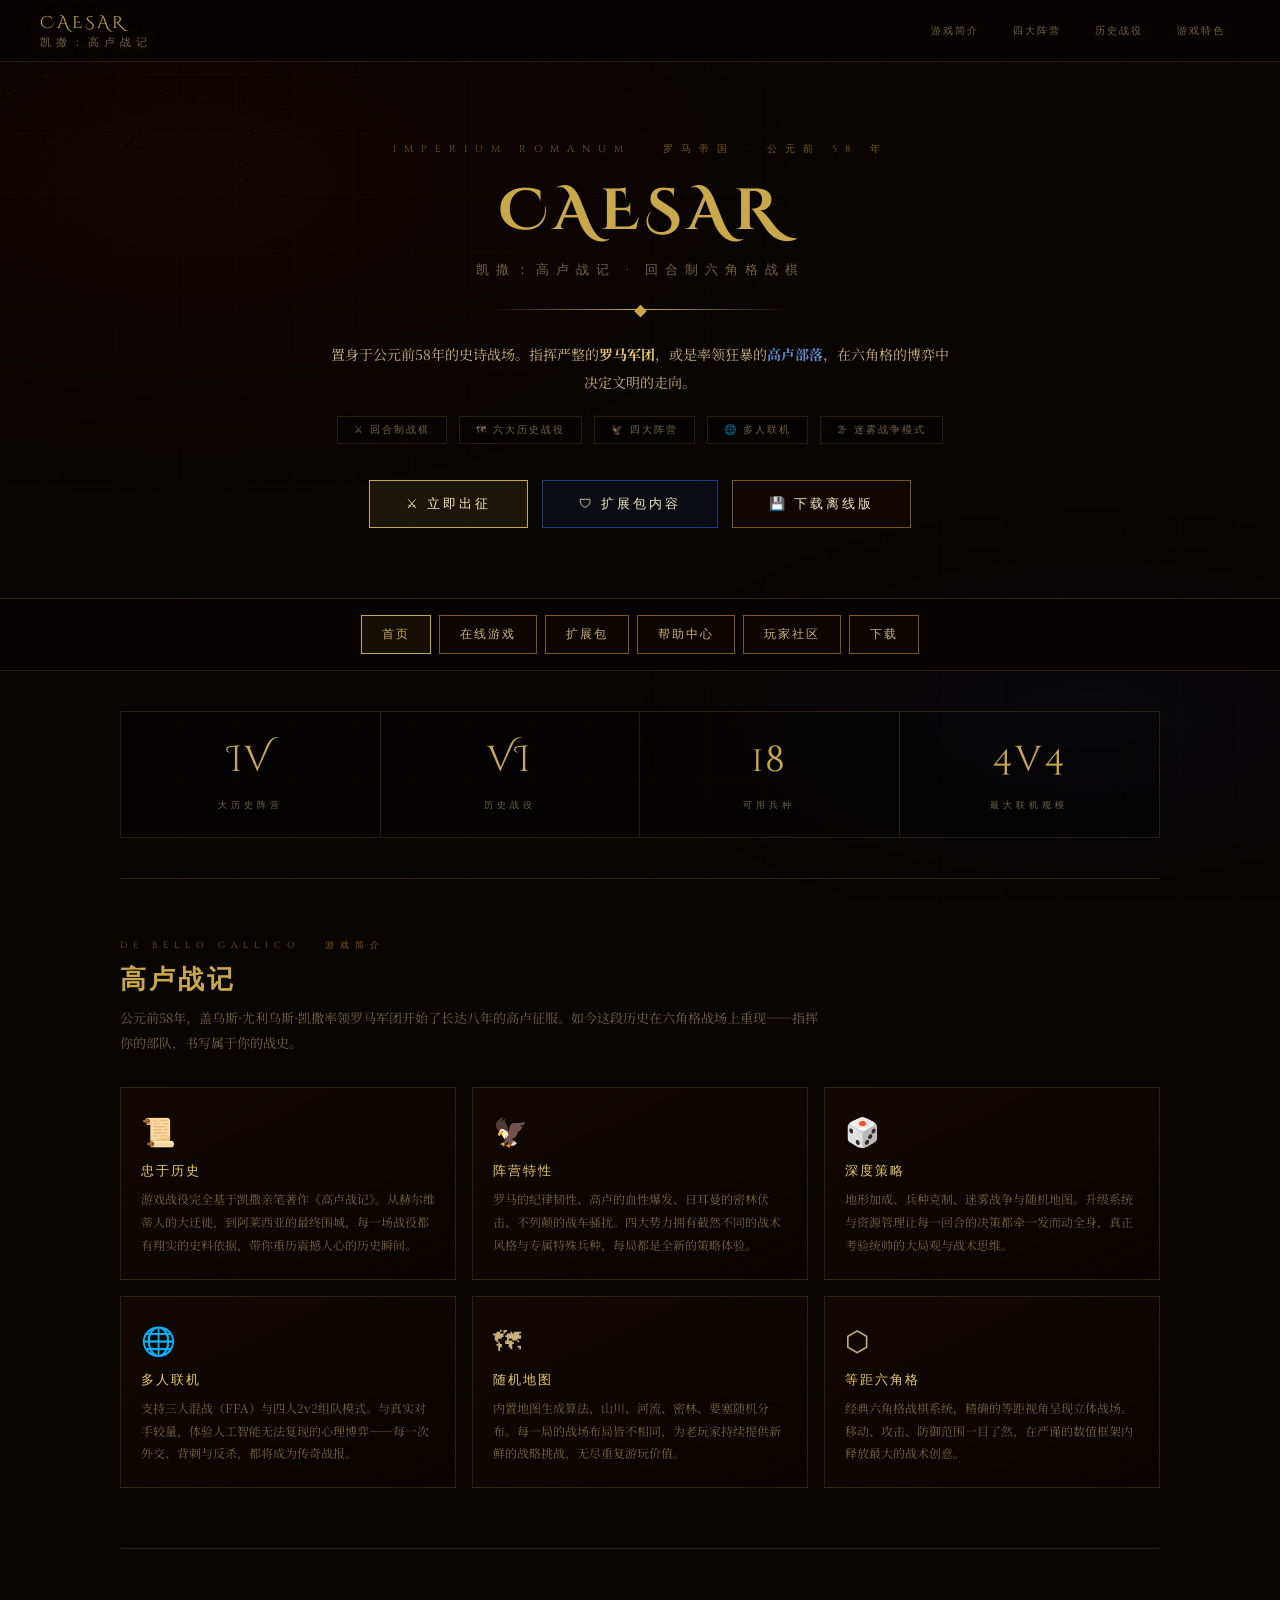
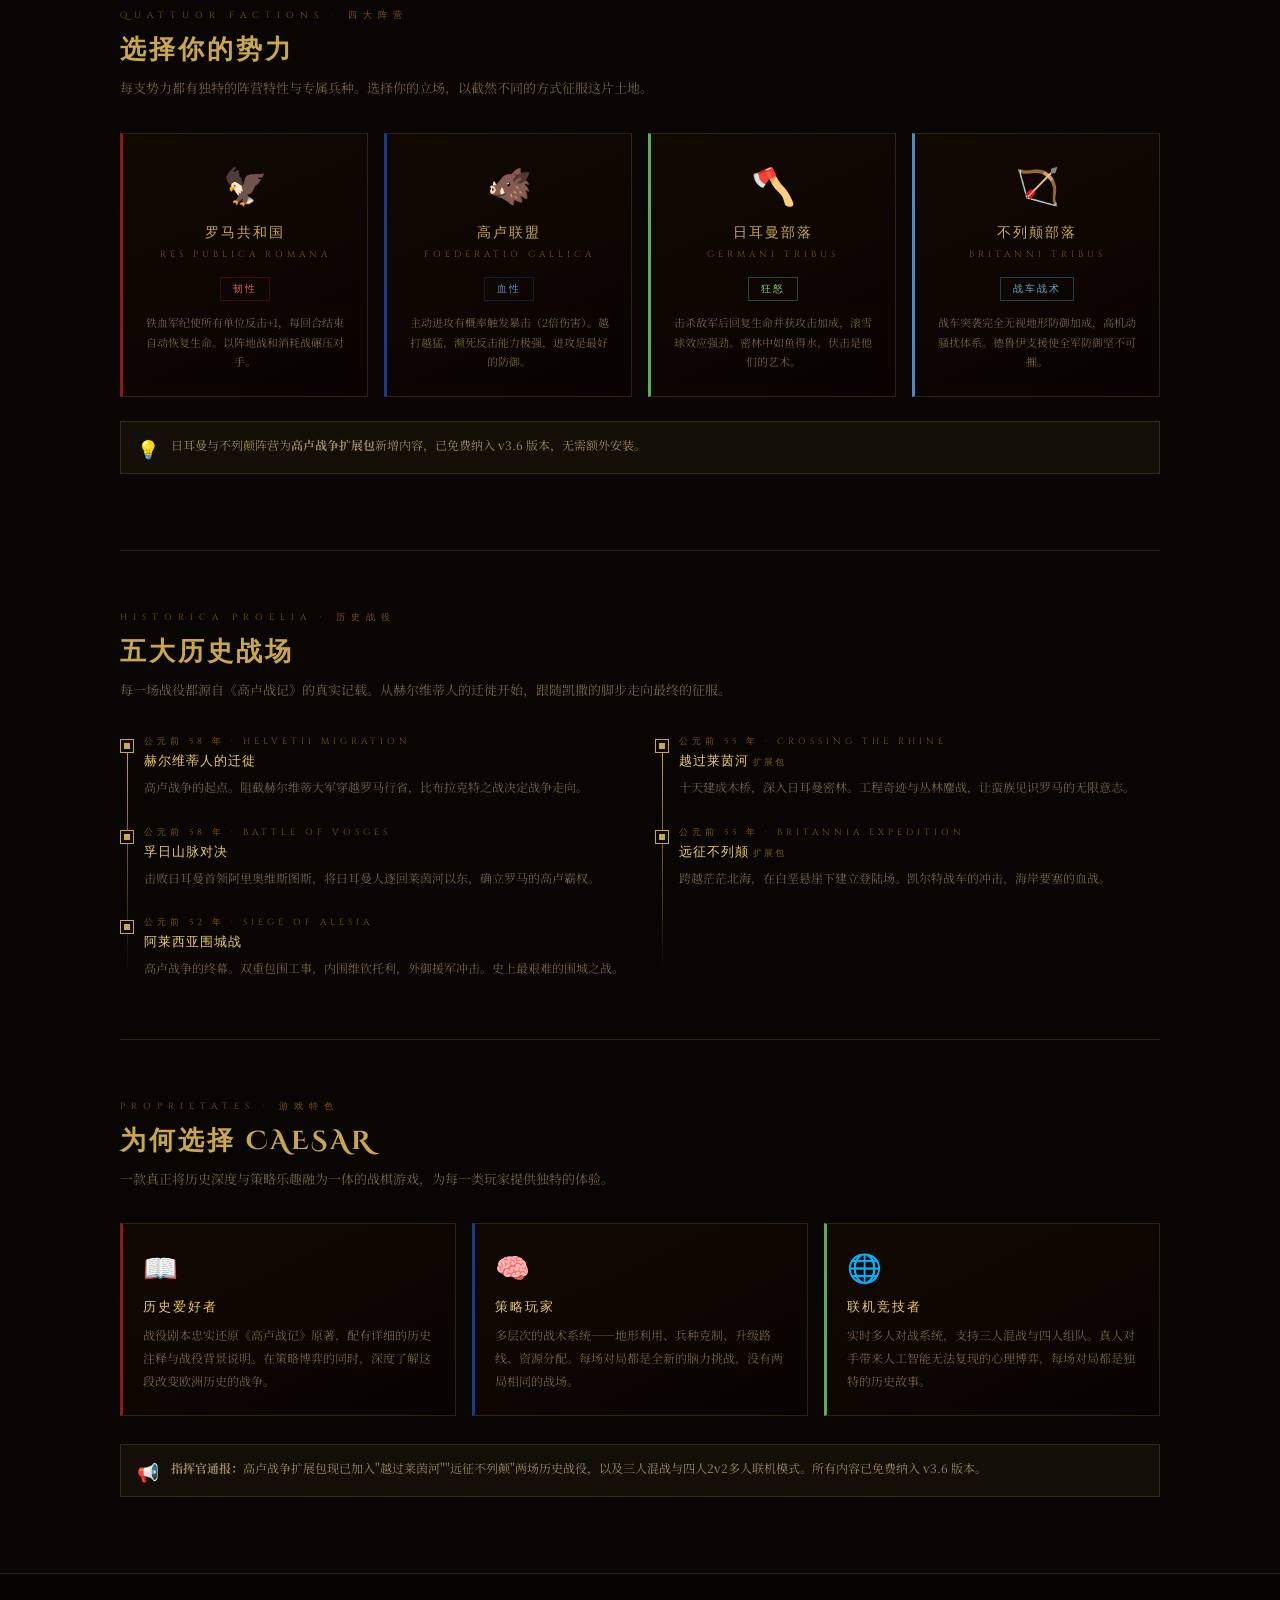
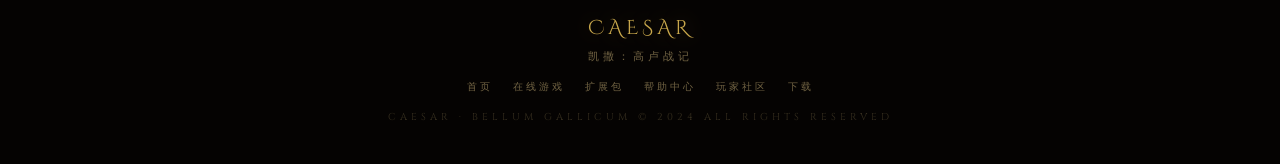
<file: index.html>
<!DOCTYPE html>
<html lang="zh">
<head>
  <meta charset="UTF-8">
  <meta name="viewport" content="width=device-width, initial-scale=1.0">
  <title>凯撒：高卢战记 - 首页</title>
  <link rel="preconnect" href="https://fonts.googleapis.com">
  <link href="https://fonts.googleapis.com/css2?family=Cinzel:wght@400;600;700;900&family=Cinzel+Decorative:wght@400;700&family=Noto+Serif+SC:wght@300;400;500&display=swap" rel="stylesheet">
  <style>
:root{
  --gold:#C9A84C;--gold-l:#E8C96A;--gold-d:#7A5810;--gold-faint:rgba(201,168,76,.12);
  --parch:#F4E8C1;--parch-d:#C8B07A;--parch-dim:rgba(200,176,120,.55);
  --bg:#080503;--bg2:#0e0a05;
  --roman:#8B1A1A;--gaul:#1A3A8B;
  --border:rgba(201,168,76,.18);
}
*{margin:0;padding:0;box-sizing:border-box;}
html{scroll-behavior:smooth;}
body{
  font-family:'Noto Serif SC',serif;
  background:var(--bg);color:var(--parch-d);
  min-height:100vh;overflow-x:hidden;
}
body::before{
  content:'';position:fixed;inset:0;pointer-events:none;z-index:0;
  background:
    radial-gradient(ellipse 80% 60% at 15% 20%,rgba(139,26,26,.08) 0%,transparent 60%),
    radial-gradient(ellipse 60% 40% at 85% 80%,rgba(26,58,139,.07) 0%,transparent 60%),
    repeating-linear-gradient(0deg,transparent,transparent 58px,rgba(201,168,76,.025) 59px),
    repeating-linear-gradient(90deg,transparent,transparent 58px,rgba(201,168,76,.025) 59px);
}

/* ── HEADER ── */
#site-header{
  position:sticky;top:0;z-index:100;
  background:rgba(6,3,1,.96);border-bottom:1px solid var(--border);
  backdrop-filter:blur(8px);
  display:flex;align-items:center;justify-content:space-between;
  padding:0 40px;height:62px;
}
.site-logo{
  font-family:'Cinzel Decorative',serif;font-size:17px;color:var(--gold);
  letter-spacing:3px;text-shadow:0 0 20px rgba(201,168,76,.4);white-space:nowrap;
}
.site-logo span{font-size:11px;color:var(--parch-dim);letter-spacing:5px;display:block;margin-top:1px;}
.header-nav{display:flex;gap:4px;align-items:center;}
.hn-btn{
  padding:6px 14px;background:transparent;border:1px solid transparent;
  color:var(--parch-dim);font-family:'Cinzel',serif;font-size:10px;letter-spacing:2px;
  cursor:pointer;transition:all .2s;text-decoration:none;display:inline-block;
}
.hn-btn:hover,.hn-btn.active{color:var(--gold);border-color:var(--border);background:var(--gold-faint);}

/* ── HERO ── */
#hero{
  position:relative;overflow:hidden;
  padding:80px 40px 70px;text-align:center;
  border-bottom:1px solid var(--border);
}
#hero-canvas{position:absolute;inset:0;opacity:.18;pointer-events:none;}
.hero-label{font-size:10px;color:var(--gold-d);letter-spacing:8px;margin-bottom:16px;font-family:'Cinzel',serif;}
.hero-title{
  font-family:'Cinzel Decorative',serif;font-size:58px;
  color:var(--gold);letter-spacing:6px;
  animation:glow 3s ease-in-out infinite;
}
@keyframes glow{0%,100%{text-shadow:0 0 30px rgba(201,168,76,.4);}50%{text-shadow:0 0 60px rgba(201,168,76,.9),0 0 100px rgba(201,168,76,.3);}}
.hero-sub{font-size:13px;color:var(--parch-dim);letter-spacing:7px;margin:10px 0 30px;font-family:'Cinzel',serif;}
.hero-desc{max-width:620px;margin:0 auto;font-size:14px;line-height:2;color:var(--parch-d);}
.hero-divider{
  width:300px;height:1px;margin:30px auto;
  background:linear-gradient(90deg,transparent,var(--gold),transparent);position:relative;
}
.hero-divider::before{content:'◆';position:absolute;left:50%;top:-8px;transform:translateX(-50%);color:var(--gold);font-size:13px;}
.hero-badges{display:flex;gap:12px;justify-content:center;flex-wrap:wrap;margin-top:20px;}
.hero-badge{
  padding:6px 16px;border:1px solid var(--border);
  font-family:'Cinzel',serif;font-size:10px;letter-spacing:2px;
  color:var(--parch-dim);background:rgba(0,0,0,.3);
}
.hero-cta{display:flex;gap:14px;justify-content:center;margin-top:36px;flex-wrap:wrap;}
.cta-btn{
  padding:14px 36px;font-family:'Cinzel',serif;font-size:13px;letter-spacing:3px;
  border:1px solid var(--gold-d);color:var(--parch);background:rgba(18,8,2,.9);
  text-decoration:none;transition:all .25s;cursor:pointer;
}
.cta-btn:hover{border-color:var(--gold);color:var(--gold);transform:scale(1.04);}
.cta-btn.primary{border-color:var(--gold);background:rgba(201,168,76,.1);}
.cta-btn.primary:hover{background:rgba(201,168,76,.18);}
.cta-btn.gaul{border-color:var(--gaul);background:rgba(26,58,139,.12);}
.cta-btn.gaul:hover{border-color:#4C8BC9;color:#4C8BC9;}

/* ── 站点导航栏 ── */
.site-navbar{
  display:flex;gap:8px;flex-wrap:wrap;justify-content:center;
  padding:16px 30px;background:rgba(6,3,1,.92);
  border-bottom:1px solid var(--border);position:relative;z-index:1;
}
.site-navbar a{
  padding:10px 20px;background:rgba(14,6,1,.88);border:1px solid var(--gold-d);
  color:var(--parch-d);text-decoration:none;font-family:'Cinzel',serif;
  font-size:12px;letter-spacing:2px;transition:all .2s;
}
.site-navbar a:hover,.site-navbar a.active{border-color:var(--gold);color:var(--gold);background:rgba(201,168,76,.08);}

/* ── LAYOUT ── */
.page-wrap{max-width:1100px;margin:0 auto;padding:0 30px;position:relative;z-index:1;}
.section-block{padding:60px 0;border-bottom:1px solid var(--border);}
.section-block:last-child{border-bottom:none;}
.sec-label{font-size:9px;color:var(--gold-d);letter-spacing:6px;font-family:'Cinzel',serif;margin-bottom:10px;}
.sec-title{font-family:'Cinzel Decorative',serif;font-size:26px;color:var(--gold);letter-spacing:3px;margin-bottom:8px;}
.sec-desc{font-size:13px;color:var(--parch-dim);line-height:1.9;margin-bottom:32px;max-width:700px;}

/* ── 通用卡片 ── */
.card{
  background:linear-gradient(155deg,rgba(18,8,2,.98),rgba(8,3,0,.98));
  border:1px solid var(--border);padding:22px 20px;
  transition:all .28s;position:relative;overflow:hidden;
}
.card::before{
  content:'';position:absolute;top:0;left:0;right:0;height:2px;
  background:linear-gradient(90deg,transparent,var(--gold),transparent);
  opacity:0;transition:opacity .3s;
}
.card:hover{border-color:rgba(201,168,76,.4);transform:translateY(-3px);box-shadow:0 12px 40px rgba(0,0,0,.5);}
.card:hover::before{opacity:1;}
.card-icon{font-size:28px;margin-bottom:12px;}
.card-title{font-family:'Cinzel',serif;font-size:13px;color:var(--gold-l);letter-spacing:2px;margin-bottom:8px;}
.card-text{font-size:12px;line-height:1.9;color:var(--parch-dim);}

/* ── 特性网格 ── */
.feature-grid{display:grid;grid-template-columns:repeat(auto-fit,minmax(260px,1fr));gap:16px;}

/* ── 阵营展示 ── */
.faction-showcase{display:grid;grid-template-columns:repeat(auto-fit,minmax(240px,1fr));gap:16px;}
.faction-card{
  background:linear-gradient(155deg,rgba(18,8,2,.98),rgba(8,3,0,.98));
  border:1px solid var(--border);padding:24px 20px;
  transition:all .28s;position:relative;overflow:hidden;text-align:center;
}
.faction-card::before{
  content:'';position:absolute;top:0;left:0;right:0;height:2px;
  background:linear-gradient(90deg,transparent,var(--gold),transparent);
  opacity:0;transition:opacity .3s;
}
.faction-card:hover{transform:translateY(-3px);box-shadow:0 12px 40px rgba(0,0,0,.5);}
.faction-card:hover::before{opacity:1;}
.faction-card.roman{border-left:3px solid var(--roman);}
.faction-card.gaul{border-left:3px solid var(--gaul);}
.faction-card.germ{border-left:3px solid #5EAD56;}
.faction-card.brit{border-left:3px solid #4C8BC9;}
.faction-card.roman:hover{border-color:rgba(139,26,26,.6);}
.faction-card.gaul:hover{border-color:rgba(26,58,139,.6);}
.faction-card.germ:hover{border-color:rgba(94,173,86,.6);}
.faction-card.brit:hover{border-color:rgba(76,139,201,.6);}
.faction-icon{font-size:36px;margin-bottom:14px;display:block;}
.faction-name{font-family:'Cinzel Decorative',serif;font-size:14px;color:var(--gold);letter-spacing:2px;margin-bottom:6px;}
.faction-sub{font-size:9px;letter-spacing:4px;color:var(--gold-d);margin-bottom:14px;font-family:'Cinzel',serif;}
.faction-trait{
  font-size:10px;letter-spacing:2px;font-family:'Cinzel',serif;
  padding:4px 12px;border:1px solid;display:inline-block;margin-bottom:12px;
}
.roman .faction-trait{color:#cc6666;border-color:rgba(139,26,26,.4);}
.gaul .faction-trait{color:#6688cc;border-color:rgba(26,58,139,.4);}
.germ .faction-trait{color:#88cc66;border-color:rgba(94,173,86,.4);}
.brit .faction-trait{color:#66aacc;border-color:rgba(76,139,201,.4);}
.faction-desc-short{font-size:11px;line-height:1.8;color:var(--parch-dim);}

/* ── 战役时间线 ── */
.timeline{position:relative;padding-left:24px;}
.timeline::before{content:'';position:absolute;left:7px;top:8px;bottom:8px;width:1px;background:linear-gradient(180deg,var(--gold),transparent);}
.tl-item{position:relative;margin-bottom:28px;}
.tl-item:last-child{margin-bottom:0;}
.tl-dot{
  position:absolute;left:-24px;top:4px;
  width:14px;height:14px;
  border:1px solid var(--gold);background:var(--bg);
  display:flex;align-items:center;justify-content:center;
}
.tl-dot::after{content:'';width:6px;height:6px;background:var(--gold);display:block;}
.tl-year{font-size:9px;letter-spacing:4px;color:var(--gold-d);font-family:'Cinzel',serif;margin-bottom:4px;}
.tl-title{font-family:'Cinzel',serif;font-size:13px;color:var(--gold-l);letter-spacing:1px;margin-bottom:6px;}
.tl-desc{font-size:12px;line-height:1.8;color:var(--parch-dim);}

/* ── 数据统计栏 ── */
.stats-bar{
  display:grid;grid-template-columns:repeat(auto-fit,minmax(160px,1fr));
  border:1px solid var(--border);background:rgba(0,0,0,.3);
}
.stat-item{
  padding:24px 20px;text-align:center;
  border-right:1px solid var(--border);
}
.stat-item:last-child{border-right:none;}
.stat-num{font-family:'Cinzel Decorative',serif;font-size:36px;color:var(--gold);letter-spacing:2px;display:block;margin-bottom:6px;}
.stat-label{font-size:9px;letter-spacing:4px;color:var(--parch-dim);font-family:'Cinzel',serif;}

/* ── TIP BOX ── */
.tip-box{display:flex;gap:12px;align-items:flex-start;background:rgba(201,168,76,.06);border:1px solid rgba(201,168,76,.18);padding:12px 16px;margin:16px 0;}
.tip-icon{font-size:18px;flex-shrink:0;margin-top:1px;}
.tip-text{font-size:12px;line-height:1.8;color:rgba(200,176,120,.75);}

/* ── FOOTER ── */
footer{padding:40px 32px;text-align:center;border-top:1px solid var(--border);background:rgba(0,0,0,.3);position:relative;z-index:1;}
.footer-logo{font-family:'Cinzel Decorative',serif;font-size:20px;color:var(--gold);letter-spacing:4px;margin-bottom:8px;text-shadow:0 0 20px rgba(201,168,76,.3);}
.footer-links{display:flex;gap:20px;justify-content:center;flex-wrap:wrap;margin:16px 0;}
.footer-links a{font-family:'Cinzel',serif;font-size:10px;letter-spacing:3px;color:var(--parch-dim);text-decoration:none;transition:color .2s;}
.footer-links a:hover{color:var(--gold);}
.footer-copy{font-size:10px;letter-spacing:4px;color:rgba(200,176,120,.25);font-family:'Cinzel',serif;margin-top:16px;}

::-webkit-scrollbar{width:5px;}
::-webkit-scrollbar-track{background:rgba(0,0,0,.3);}
::-webkit-scrollbar-thumb{background:rgba(201,168,76,.3);border-radius:2px;}

@media(max-width:600px){
  .hero-title{font-size:38px;}
  .site-logo{font-size:13px;}
  #site-header{padding:0 16px;}
  .page-wrap{padding:0 16px;}
  .header-nav{display:none;}
  .site-navbar{padding:12px 16px;}
  .site-navbar a{padding:8px 12px;font-size:11px;}
  .stats-bar{grid-template-columns:1fr 1fr;}
  .stat-item{border-bottom:1px solid var(--border);}
}
  </style>
</head>
<body>

<!-- HEADER -->
<header id="site-header">
  <div class="site-logo">
    CAESAR
    <span>凯撒：高卢战记</span>
  </div>
  <nav class="header-nav">
    <a href="#about"    class="hn-btn">游戏简介</a>
    <a href="#factions" class="hn-btn">四大阵营</a>
    <a href="#campaigns"class="hn-btn">历史战役</a>
    <a href="#features" class="hn-btn">游戏特色</a>
  </nav>
</header>

<!-- HERO -->
<section id="hero">
  <canvas id="hero-canvas"></canvas>
  <div class="hero-label">IMPERIUM ROMANUM · 罗马帝国 · 公元前 58 年</div>
  <h1 class="hero-title">CAESAR</h1>
  <div class="hero-sub">凯撒：高卢战记 · 回合制六角格战棋</div>
  <div class="hero-divider"></div>
  <p class="hero-desc">
    置身于公元前58年的史诗战场。指挥严整的<strong style="color:var(--gold-l)">罗马军团</strong>，或是率领狂暴的<strong style="color:#6688cc">高卢部落</strong>，在六角格的博弈中决定文明的走向。
  </p>
  <div class="hero-badges">
    <span class="hero-badge">⚔ 回合制战棋</span>
    <span class="hero-badge">🗺 六大历史战役</span>
    <span class="hero-badge">🦅 四大阵营</span>
    <span class="hero-badge">🌐 多人联机</span>
    <span class="hero-badge">🌫 迷雾战争模式</span>
  </div>
  <div class="hero-cta">
    <a href="play.html" class="cta-btn primary">⚔ 立即出征</a>
    <a href="expansion.html" class="cta-btn gaul">🛡 扩展包内容</a>
    <a href="download.html" class="cta-btn">💾 下载离线版</a>
  </div>
</section>

<!-- 站点导航 -->
<nav class="site-navbar">
  <a href="index.html" class="active">首页</a>
  <a href="play.html">在线游戏</a>
  <a href="expansion.html">扩展包</a>
  <a href="help.html">帮助中心</a>
  <a href="community.html">玩家社区</a>
  <a href="download.html">下载</a>
</nav>

<main class="page-wrap">

<!-- ══ 数据统计 ══ -->
<section class="section-block" style="padding:40px 0;">
  <div class="stats-bar">
    <div class="stat-item">
      <span class="stat-num">IV</span>
      <span class="stat-label">大历史阵营</span>
    </div>
    <div class="stat-item">
      <span class="stat-num">VI</span>
      <span class="stat-label">历史战役</span>
    </div>
    <div class="stat-item">
      <span class="stat-num">18</span>
      <span class="stat-label">可用兵种</span>
    </div>
    <div class="stat-item">
      <span class="stat-num">4v4</span>
      <span class="stat-label">最大联机规模</span>
    </div>
  </div>
</section>

<!-- ══ 游戏简介 ══ -->
<section id="about" class="section-block">
  <div class="sec-label">DE BELLO GALLICO · 游戏简介</div>
  <h2 class="sec-title">高卢战记</h2>
  <p class="sec-desc">公元前58年，盖乌斯·尤利乌斯·凯撒率领罗马军团开始了长达八年的高卢征服。如今这段历史在六角格战场上重现——指挥你的部队，书写属于你的战史。</p>

  <div class="feature-grid">
    <div class="card">
      <div class="card-icon">📜</div>
      <div class="card-title">忠于历史</div>
      <p class="card-text">游戏战役完全基于凯撒亲笔著作《高卢战记》。从赫尔维蒂人的大迁徙，到阿莱西亚的最终围城，每一场战役都有翔实的史料依据，带你重历震撼人心的历史瞬间。</p>
    </div>
    <div class="card">
      <div class="card-icon">🦅</div>
      <div class="card-title">阵营特性</div>
      <p class="card-text">罗马的纪律韧性、高卢的血性爆发、日耳曼的密林伏击、不列颠的战车骚扰。四大势力拥有截然不同的战术风格与专属特殊兵种，每局都是全新的策略体验。</p>
    </div>
    <div class="card">
      <div class="card-icon">🎲</div>
      <div class="card-title">深度策略</div>
      <p class="card-text">地形加成、兵种克制、迷雾战争与随机地图。升级系统与资源管理让每一回合的决策都牵一发而动全身，真正考验统帅的大局观与战术思维。</p>
    </div>
    <div class="card">
      <div class="card-icon">🌐</div>
      <div class="card-title">多人联机</div>
      <p class="card-text">支持三人混战（FFA）与四人2v2组队模式。与真实对手较量，体验人工智能无法复现的心理博弈——每一次外交、背刺与反杀，都将成为传奇战报。</p>
    </div>
    <div class="card">
      <div class="card-icon">🗺</div>
      <div class="card-title">随机地图</div>
      <p class="card-text">内置地图生成算法，山川、河流、密林、要塞随机分布。每一局的战场布局皆不相同，为老玩家持续提供新鲜的战略挑战，无尽重复游玩价值。</p>
    </div>
    <div class="card">
      <div class="card-icon">⬡</div>
      <div class="card-title">等距六角格</div>
      <p class="card-text">经典六角格战棋系统，精确的等距视角呈现立体战场。移动、攻击、防御范围一目了然，在严谨的数值框架内释放最大的战术创意。</p>
    </div>
  </div>
</section>

<!-- ══ 四大阵营 ══ -->
<section id="factions" class="section-block">
  <div class="sec-label">QUATTUOR FACTIONS · 四大阵营</div>
  <h2 class="sec-title">选择你的势力</h2>
  <p class="sec-desc">每支势力都有独特的阵营特性与专属兵种。选择你的立场，以截然不同的方式征服这片土地。</p>

  <div class="faction-showcase">

    <div class="faction-card roman">
      <span class="faction-icon">🦅</span>
      <div class="faction-name">罗马共和国</div>
      <div class="faction-sub">RES PUBLICA ROMANA</div>
      <span class="faction-trait">韧性</span>
      <p class="faction-desc-short">铁血军纪使所有单位反击+1，每回合结束自动恢复生命。以阵地战和消耗战碾压对手。</p>
    </div>

    <div class="faction-card gaul">
      <span class="faction-icon">🐗</span>
      <div class="faction-name">高卢联盟</div>
      <div class="faction-sub">FOEDERATIO GALLICA</div>
      <span class="faction-trait">血性</span>
      <p class="faction-desc-short">主动进攻有概率触发暴击（2倍伤害）。越打越猛，濒死反击能力极强，进攻是最好的防御。</p>
    </div>

    <div class="faction-card germ">
      <span class="faction-icon">🪓</span>
      <div class="faction-name">日耳曼部落</div>
      <div class="faction-sub">GERMANI TRIBUS</div>
      <span class="faction-trait">狂怒</span>
      <p class="faction-desc-short">击杀敌军后回复生命并获攻击加成，滚雪球效应强劲。密林中如鱼得水，伏击是他们的艺术。</p>
    </div>

    <div class="faction-card brit">
      <span class="faction-icon">🏹</span>
      <div class="faction-name">不列颠部落</div>
      <div class="faction-sub">BRITANNI TRIBUS</div>
      <span class="faction-trait">战车战术</span>
      <p class="faction-desc-short">战车突袭完全无视地形防御加成，高机动骚扰体系。德鲁伊支援使全军防御坚不可摧。</p>
    </div>

  </div>

  <div class="tip-box" style="margin-top:24px;">
    <div class="tip-icon">💡</div>
    <div class="tip-text">日耳曼与不列颠阵营为<b>高卢战争扩展包</b>新增内容，已免费纳入 v3.6 版本，无需额外安装。</div>
  </div>
</section>

<!-- ══ 历史战役 ══ -->
<section id="campaigns" class="section-block">
  <div class="sec-label">HISTORICA PROELIA · 历史战役</div>
  <h2 class="sec-title">五大历史战场</h2>
  <p class="sec-desc">每一场战役都源自《高卢战记》的真实记载。从赫尔维蒂人的迁徙开始，跟随凯撒的脚步走向最终的征服。</p>

  <div style="display:grid;grid-template-columns:1fr 1fr;gap:30px;">
    <div class="timeline">
      <div class="tl-item">
        <div class="tl-dot"></div>
        <div class="tl-year">公元前 58 年 · HELVETII MIGRATION</div>
        <div class="tl-title">赫尔维蒂人的迁徙</div>
        <p class="tl-desc">高卢战争的起点。阻截赫尔维蒂大军穿越罗马行省，比布拉克特之战决定战争走向。</p>
      </div>
      <div class="tl-item">
        <div class="tl-dot"></div>
        <div class="tl-year">公元前 58 年 · BATTLE OF VOSGES</div>
        <div class="tl-title">孚日山脉对决</div>
        <p class="tl-desc">击败日耳曼首领阿里奥维斯图斯，将日耳曼人逐回莱茵河以东，确立罗马的高卢霸权。</p>
      </div>
      <div class="tl-item">
        <div class="tl-dot"></div>
        <div class="tl-year">公元前 52 年 · SIEGE OF ALESIA</div>
        <div class="tl-title">阿莱西亚围城战</div>
        <p class="tl-desc">高卢战争的终幕。双重包围工事，内围维钦托利，外御援军冲击。史上最艰难的围城之战。</p>
      </div>
    </div>
    <div class="timeline">
      <div class="tl-item">
        <div class="tl-dot"></div>
        <div class="tl-year">公元前 55 年 · CROSSING THE RHINE</div>
        <div class="tl-title">越过莱茵河 <span style="font-size:9px;color:var(--gold-d);letter-spacing:2px;">扩展包</span></div>
        <p class="tl-desc">十天建成木桥，深入日耳曼密林。工程奇迹与丛林鏖战，让蛮族见识罗马的无限意志。</p>
      </div>
      <div class="tl-item">
        <div class="tl-dot"></div>
        <div class="tl-year">公元前 55 年 · BRITANNIA EXPEDITION</div>
        <div class="tl-title">远征不列颠 <span style="font-size:9px;color:var(--gold-d);letter-spacing:2px;">扩展包</span></div>
        <p class="tl-desc">跨越茫茫北海，在白垩悬崖下建立登陆场。凯尔特战车的冲击，海岸要塞的血战。</p>
      </div>
    </div>
  </div>
</section>

<!-- ══ 游戏特色 ══ -->
<section id="features" class="section-block">
  <div class="sec-label">PROPRIETATES · 游戏特色</div>
  <h2 class="sec-title">为何选择 CAESAR</h2>
  <p class="sec-desc">一款真正将历史深度与策略乐趣融为一体的战棋游戏，为每一类玩家提供独特的体验。</p>

  <div class="feature-grid" style="grid-template-columns:repeat(auto-fit,minmax(300px,1fr));">
    <div class="card" style="border-left:3px solid var(--roman);">
      <div class="card-icon">📖</div>
      <div class="card-title">历史爱好者</div>
      <p class="card-text">战役剧本忠实还原《高卢战记》原著，配有详细的历史注释与战役背景说明。在策略博弈的同时，深度了解这段改变欧洲历史的战争。</p>
    </div>
    <div class="card" style="border-left:3px solid var(--gaul);">
      <div class="card-icon">🧠</div>
      <div class="card-title">策略玩家</div>
      <p class="card-text">多层次的战术系统——地形利用、兵种克制、升级路线、资源分配。每场对局都是全新的脑力挑战，没有两局相同的战场。</p>
    </div>
    <div class="card" style="border-left:3px solid #5EAD56;">
      <div class="card-icon">🌐</div>
      <div class="card-title">联机竞技者</div>
      <p class="card-text">实时多人对战系统，支持三人混战与四人组队。真人对手带来人工智能无法复现的心理博弈，每场对局都是独特的历史故事。</p>
    </div>
  </div>

  <div class="tip-box" style="margin-top:28px;">
    <div class="tip-icon">📢</div>
    <div class="tip-text"><b>指挥官通报：</b>高卢战争扩展包现已加入"越过莱茵河""远征不列颠"两场历史战役，以及三人混战与四人2v2多人联机模式。所有内容已免费纳入 v3.6 版本。</div>
  </div>
</section>

</main>

<!-- FOOTER -->
<footer>
  <div class="footer-logo">CAESAR</div>
  <p style="font-size:11px;letter-spacing:4px;color:var(--parch-dim);font-family:'Cinzel',serif;margin-bottom:4px;">凯撒：高卢战记</p>
  <div class="footer-links">
    <a href="index.html">首页</a>
    <a href="play.html">在线游戏</a>
    <a href="expansion.html">扩展包</a>
    <a href="help.html">帮助中心</a>
    <a href="community.html">玩家社区</a>
    <a href="download.html">下载</a>
  </div>
  <div class="footer-copy">CAESAR · BELLUM GALLICUM © 2024 ALL RIGHTS RESERVED</div>
</footer>

<script>
function initHeroCanvas(){
  const cvs=document.getElementById('hero-canvas');
  const ctx=cvs.getContext('2d');
  let W,H;
  function resize(){W=cvs.width=cvs.offsetWidth;H=cvs.height=cvs.offsetHeight;}
  resize();window.addEventListener('resize',resize);
  const stars=Array.from({length:140},()=>({
    x:Math.random(),y:Math.random(),
    s:Math.random()*.9+.2,v:Math.random()*.0002+.0001,a:Math.random()
  }));
  function frame(){
    ctx.clearRect(0,0,W,H);
    stars.forEach(s=>{
      s.a+=s.v;
      const alpha=(.3+.7*Math.abs(Math.sin(s.a)))*.6;
      ctx.fillStyle=`rgba(201,168,76,${alpha})`;
      ctx.beginPath();ctx.arc(s.x*W,s.y*H,s.s,0,Math.PI*2);ctx.fill();
    });
    requestAnimationFrame(frame);
  }
  frame();
}
function initNavHighlight(){
  const sections=document.querySelectorAll('section[id]');
  const btns=document.querySelectorAll('.hn-btn');
  const obs=new IntersectionObserver(entries=>{
    entries.forEach(e=>{
      if(e.isIntersecting){
        btns.forEach(b=>b.classList.remove('active'));
        const btn=document.querySelector(`.hn-btn[href="#${e.target.id}"]`);
        if(btn)btn.classList.add('active');
      }
    });
  },{threshold:0.35});
  sections.forEach(s=>obs.observe(s));
}
window.addEventListener('load',()=>{initHeroCanvas();initNavHighlight();});
</script>
</body>
</html>
</file>
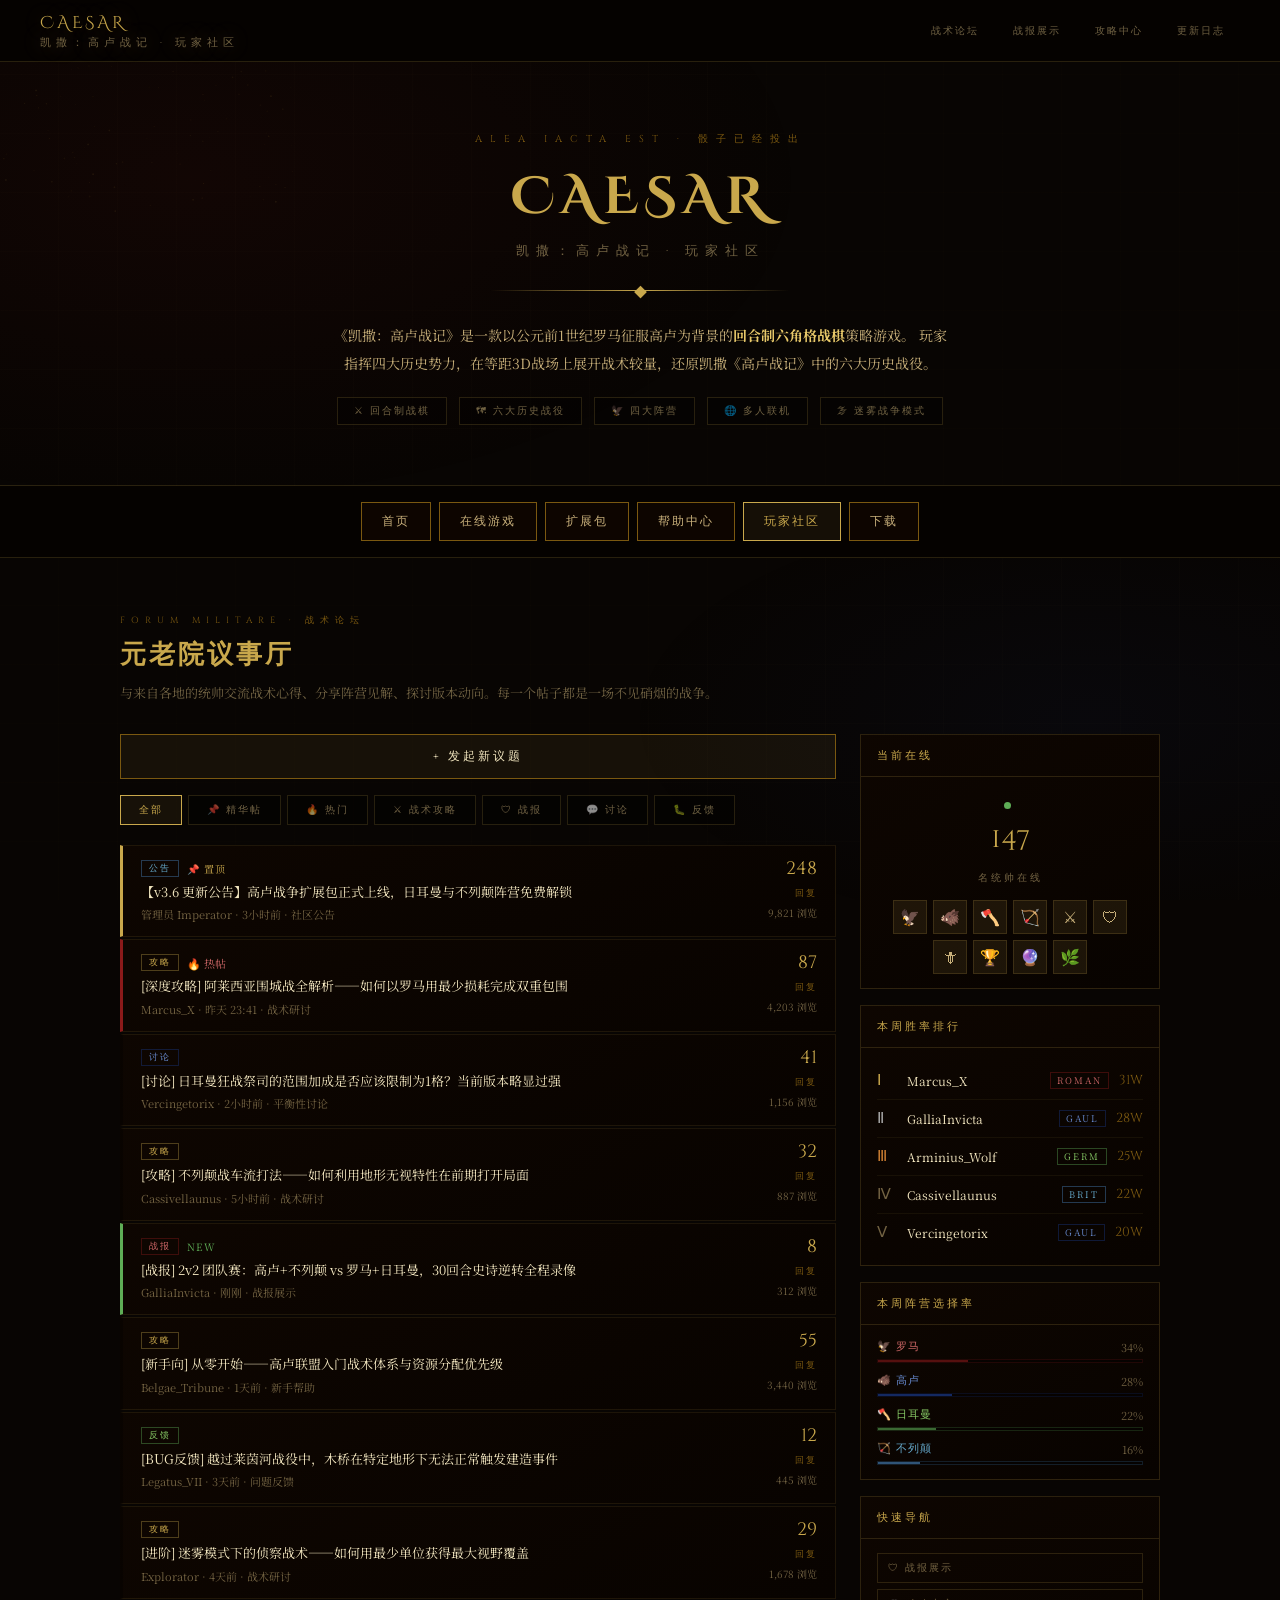
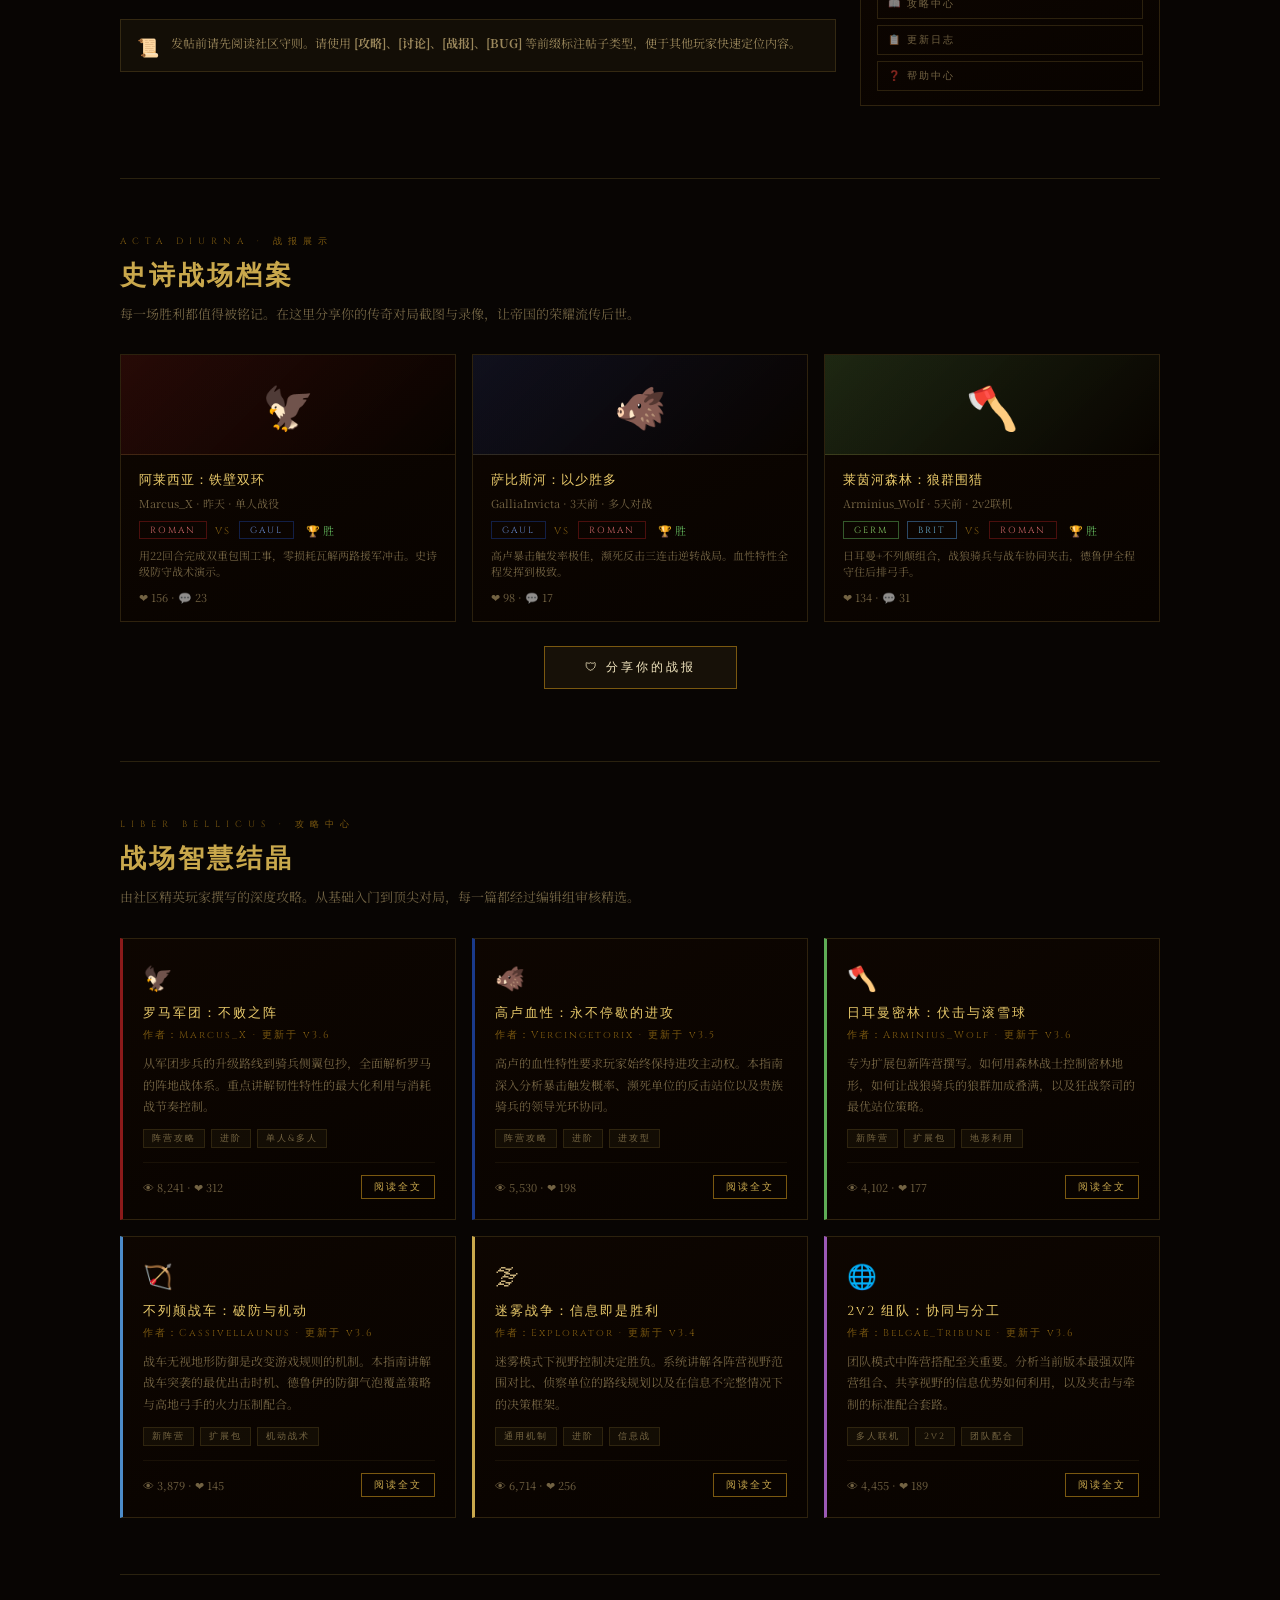
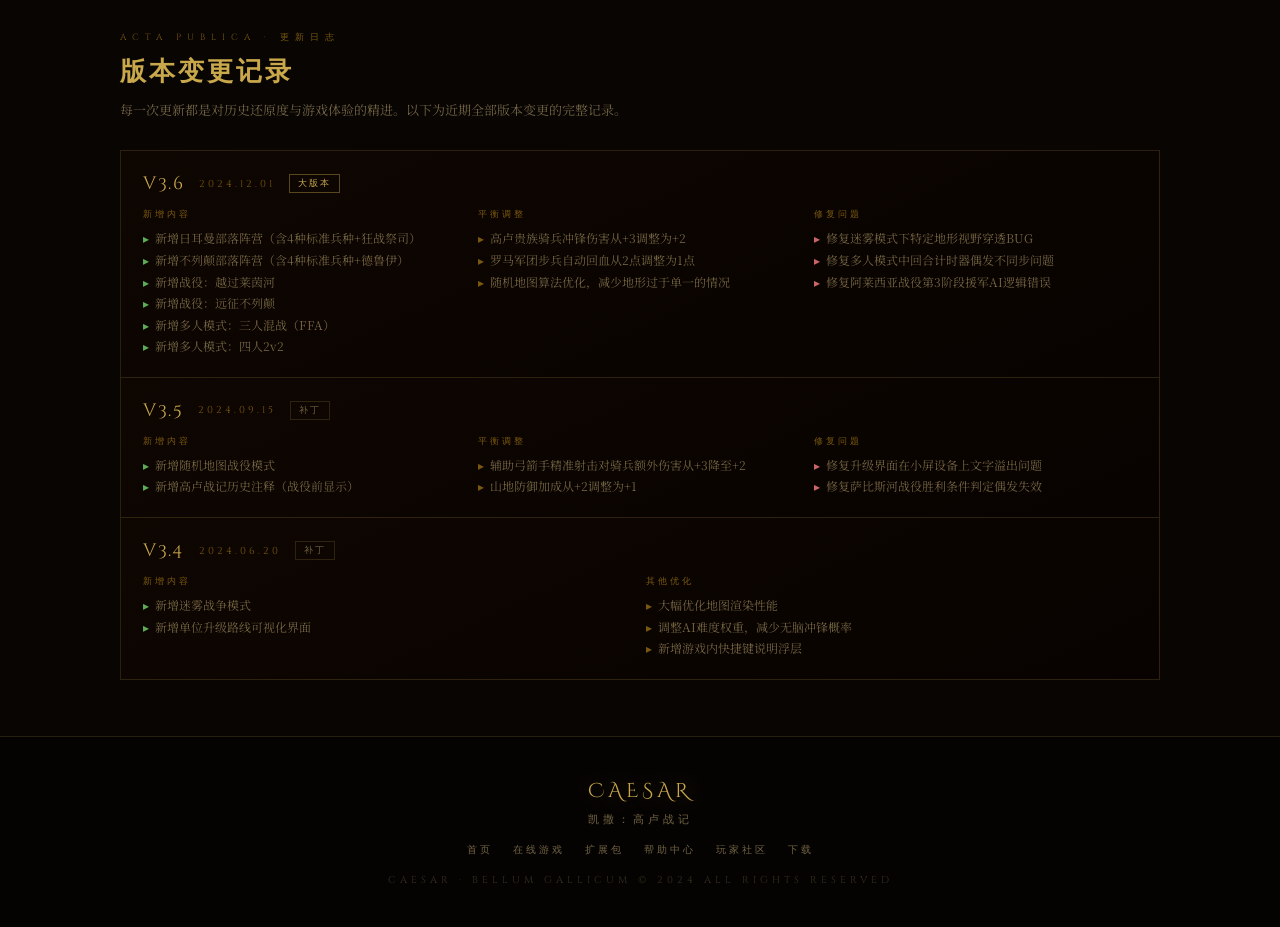
<file: community.html>
<!DOCTYPE html>
<html lang="zh">
<head>
  <meta charset="UTF-8">
  <meta name="viewport" content="width=device-width, initial-scale=1.0">
  <title>玩家社区 - 凯撒：高卢战记</title>
  <link rel="preconnect" href="https://fonts.googleapis.com">
  <link href="https://fonts.googleapis.com/css2?family=Cinzel:wght@400;600;700;900&family=Cinzel+Decorative:wght@400;700&family=Noto+Serif+SC:wght@300;400;500&display=swap" rel="stylesheet">
  <style>
:root{
  --gold:#C9A84C;--gold-l:#E8C96A;--gold-d:#7A5810;--gold-faint:rgba(201,168,76,.12);
  --parch:#F4E8C1;--parch-d:#C8B07A;--parch-dim:rgba(200,176,120,.55);
  --bg:#080503;--roman:#8B1A1A;--gaul:#1A3A8B;
  --border:rgba(201,168,76,.18);
  --germ-c:#5EAD56;--brit-c:#4C8BC9;
}
*{margin:0;padding:0;box-sizing:border-box;}
html{scroll-behavior:smooth;}
body{font-family:'Noto Serif SC',serif;background:var(--bg);color:var(--parch-d);min-height:100vh;overflow-x:hidden;}
body::before{
  content:'';position:fixed;inset:0;pointer-events:none;z-index:0;
  background:
    radial-gradient(ellipse 80% 60% at 15% 20%,rgba(139,26,26,.08) 0%,transparent 60%),
    radial-gradient(ellipse 60% 40% at 85% 80%,rgba(26,58,139,.07) 0%,transparent 60%),
    repeating-linear-gradient(0deg,transparent,transparent 58px,rgba(201,168,76,.025) 59px),
    repeating-linear-gradient(90deg,transparent,transparent 58px,rgba(201,168,76,.025) 59px);
}

/* ── HEADER ── */
#site-header{
  position:sticky;top:0;z-index:100;
  background:rgba(6,3,1,.96);border-bottom:1px solid var(--border);
  backdrop-filter:blur(8px);
  display:flex;align-items:center;justify-content:space-between;
  padding:0 40px;height:62px;
}
.site-logo{font-family:'Cinzel Decorative',serif;font-size:17px;color:var(--gold);letter-spacing:3px;text-shadow:0 0 20px rgba(201,168,76,.4);white-space:nowrap;}
.site-logo span{font-size:11px;color:var(--parch-dim);letter-spacing:5px;display:block;margin-top:1px;}
.header-nav{display:flex;gap:4px;align-items:center;}
.hn-btn{padding:6px 14px;background:transparent;border:1px solid transparent;color:var(--parch-dim);font-family:'Cinzel',serif;font-size:10px;letter-spacing:2px;cursor:pointer;transition:all .2s;text-decoration:none;display:inline-block;}
.hn-btn:hover,.hn-btn.active{color:var(--gold);border-color:var(--border);background:var(--gold-faint);}

/* ── HERO ── */
#hero{position:relative;overflow:hidden;padding:70px 40px 60px;text-align:center;border-bottom:1px solid var(--border);}
#hero-canvas{position:absolute;inset:0;opacity:.18;pointer-events:none;}
.hero-label{font-size:10px;color:var(--gold-d);letter-spacing:8px;margin-bottom:16px;font-family:'Cinzel',serif;}
.hero-title{font-family:'Cinzel Decorative',serif;font-size:52px;color:var(--gold);letter-spacing:6px;animation:glow 3s ease-in-out infinite;}
@keyframes glow{0%,100%{text-shadow:0 0 30px rgba(201,168,76,.4);}50%{text-shadow:0 0 60px rgba(201,168,76,.9),0 0 100px rgba(201,168,76,.3);}}
.hero-sub{font-size:13px;color:var(--parch-dim);letter-spacing:7px;margin:10px 0 30px;font-family:'Cinzel',serif;}
.hero-desc{max-width:620px;margin:0 auto;font-size:14px;line-height:2;color:var(--parch-d);}
.hero-divider{width:300px;height:1px;margin:30px auto;background:linear-gradient(90deg,transparent,var(--gold),transparent);position:relative;}
.hero-divider::before{content:'◆';position:absolute;left:50%;top:-8px;transform:translateX(-50%);color:var(--gold);font-size:13px;}
.hero-badges{display:flex;gap:12px;justify-content:center;flex-wrap:wrap;margin-top:20px;}
.hero-badge{padding:6px 16px;border:1px solid var(--border);font-family:'Cinzel',serif;font-size:10px;letter-spacing:2px;color:var(--parch-dim);background:rgba(0,0,0,.3);}

/* ── 站点导航 ── */
.site-navbar{display:flex;gap:8px;flex-wrap:wrap;justify-content:center;padding:16px 30px;background:rgba(6,3,1,.92);border-bottom:1px solid var(--border);position:relative;z-index:1;}
.site-navbar a{padding:10px 20px;background:rgba(14,6,1,.88);border:1px solid var(--gold-d);color:var(--parch-d);text-decoration:none;font-family:'Cinzel',serif;font-size:12px;letter-spacing:2px;transition:all .2s;}
.site-navbar a:hover,.site-navbar a.active{border-color:var(--gold);color:var(--gold);background:rgba(201,168,76,.08);}

/* ── LAYOUT ── */
.page-wrap{max-width:1100px;margin:0 auto;padding:0 30px;position:relative;z-index:1;}
.section-block{padding:56px 0;border-bottom:1px solid var(--border);}
.section-block:last-child{border-bottom:none;}
.sec-label{font-size:9px;color:var(--gold-d);letter-spacing:6px;font-family:'Cinzel',serif;margin-bottom:10px;}
.sec-title{font-family:'Cinzel Decorative',serif;font-size:26px;color:var(--gold);letter-spacing:3px;margin-bottom:8px;}
.sec-desc{font-size:13px;color:var(--parch-dim);line-height:1.9;margin-bottom:28px;max-width:700px;}

/* ── 通用卡片 ── */
.card{background:linear-gradient(155deg,rgba(18,8,2,.98),rgba(8,3,0,.98));border:1px solid var(--border);padding:22px 20px;transition:all .28s;position:relative;overflow:hidden;}
.card::before{content:'';position:absolute;top:0;left:0;right:0;height:2px;background:linear-gradient(90deg,transparent,var(--gold),transparent);opacity:0;transition:opacity .3s;}
.card:hover{border-color:rgba(201,168,76,.4);transform:translateY(-2px);box-shadow:0 10px 36px rgba(0,0,0,.5);}
.card:hover::before{opacity:1;}
.card-title{font-family:'Cinzel',serif;font-size:13px;color:var(--gold-l);letter-spacing:2px;margin-bottom:10px;}
.card-text{font-size:12px;line-height:1.9;color:var(--parch-dim);}

/* ── TIP BOX ── */
.tip-box{display:flex;gap:12px;align-items:flex-start;background:rgba(201,168,76,.06);border:1px solid rgba(201,168,76,.18);padding:12px 16px;margin:16px 0;}
.tip-icon{font-size:18px;flex-shrink:0;margin-top:1px;}
.tip-text{font-size:12px;line-height:1.8;color:rgba(200,176,120,.75);}

/* ══════════ 论坛区 ══════════ */
.forum-layout{display:grid;grid-template-columns:1fr 300px;gap:24px;}
@media(max-width:800px){.forum-layout{grid-template-columns:1fr;}}

/* 分类标签 */
.forum-tabs{display:flex;gap:6px;flex-wrap:wrap;margin-bottom:20px;}
.ftab{padding:7px 18px;background:rgba(0,0,0,.4);border:1px solid var(--border);font-family:'Cinzel',serif;font-size:10px;letter-spacing:2px;color:var(--parch-dim);cursor:pointer;transition:all .2s;}
.ftab:hover,.ftab.active{border-color:var(--gold);color:var(--gold);background:rgba(201,168,76,.08);}

/* 帖子列表 */
.post-list{display:flex;flex-direction:column;gap:2px;}
.post-item{
  background:linear-gradient(155deg,rgba(14,6,1,.98),rgba(8,3,0,.98));
  border:1px solid rgba(201,168,76,.1);
  border-left:3px solid transparent;
  padding:14px 18px;
  display:grid;grid-template-columns:1fr auto;align-items:start;gap:12px;
  transition:all .22s;cursor:pointer;
}
.post-item:hover{border-color:rgba(201,168,76,.3);border-left-color:var(--gold);background:rgba(201,168,76,.04);}
.post-item.pinned{border-left-color:var(--gold);}
.post-item.hot{border-left-color:var(--roman);}
.post-item.new{border-left-color:var(--germ-c);}
.post-meta{display:flex;align-items:center;gap:8px;margin-bottom:5px;flex-wrap:wrap;}
.post-tag{font-size:9px;letter-spacing:2px;padding:1px 7px;border:1px solid;font-family:'Cinzel',serif;}
.post-tag.strat{color:#C9A84C;border-color:rgba(201,168,76,.35);}
.post-tag.report{color:#cc6666;border-color:rgba(139,26,26,.4);}
.post-tag.discuss{color:#6688cc;border-color:rgba(26,58,139,.4);}
.post-tag.bug{color:#88cc66;border-color:rgba(94,173,86,.4);}
.post-tag.news{color:#66aacc;border-color:rgba(76,139,201,.4);}
.post-pin{font-size:10px;color:var(--gold);letter-spacing:1px;}
.post-title{font-size:13px;color:var(--parch);line-height:1.5;margin-bottom:5px;}
.post-info{font-size:11px;color:var(--parch-dim);}
.post-stats{text-align:right;flex-shrink:0;}
.post-replies{font-family:'Cinzel',serif;font-size:18px;color:var(--gold);display:block;line-height:1;}
.post-replies-label{font-size:9px;letter-spacing:2px;color:var(--gold-d);font-family:'Cinzel',serif;}
.post-views{font-size:10px;color:var(--parch-dim);margin-top:4px;}

/* 发帖按钮 */
.new-post-btn{
  width:100%;padding:13px;background:rgba(201,168,76,.08);
  border:1px solid var(--gold-d);font-family:'Cinzel',serif;
  font-size:12px;letter-spacing:3px;color:var(--parch);
  cursor:pointer;transition:all .25s;text-align:center;margin-bottom:16px;
  text-decoration:none;display:block;
}
.new-post-btn:hover{border-color:var(--gold);color:var(--gold);background:rgba(201,168,76,.14);}

/* 侧边栏 */
.sidebar-card{background:linear-gradient(155deg,rgba(14,6,1,.98),rgba(8,3,0,.98));border:1px solid var(--border);margin-bottom:16px;overflow:hidden;}
.sidebar-head{padding:13px 16px;border-bottom:1px solid var(--border);font-family:'Cinzel',serif;font-size:11px;letter-spacing:3px;color:var(--gold);}
.sidebar-body{padding:14px 16px;}

/* 排行榜 */
.rank-list{list-style:none;}
.rank-item{display:flex;align-items:center;gap:10px;padding:8px 0;border-bottom:1px solid rgba(201,168,76,.07);font-size:12px;}
.rank-item:last-child{border-bottom:none;}
.rank-num{font-family:'Cinzel Decorative',serif;font-size:15px;width:20px;flex-shrink:0;}
.rank-num.gold{color:var(--gold);}
.rank-num.silver{color:#aaa;}
.rank-num.bronze{color:#cd7f32;}
.rank-num.other{color:var(--parch-dim);}
.rank-name{flex:1;color:var(--parch);font-size:12px;}
.rank-faction{font-size:9px;letter-spacing:2px;padding:1px 6px;border:1px solid;}
.rank-faction.roman{color:#cc6666;border-color:rgba(139,26,26,.4);}
.rank-faction.gaul{color:#6688cc;border-color:rgba(26,58,139,.4);}
.rank-faction.germ{color:#88cc66;border-color:rgba(94,173,86,.4);}
.rank-faction.brit{color:#66aacc;border-color:rgba(76,139,201,.4);}
.rank-wins{font-family:'Cinzel',serif;font-size:13px;color:var(--gold-d);}

/* 在线玩家 */
.online-dot{display:inline-block;width:7px;height:7px;background:#5EAD56;border-radius:50%;margin-right:6px;animation:pulse 2s infinite;}
@keyframes pulse{0%,100%{opacity:1;}50%{opacity:.4;}}
.online-num{font-family:'Cinzel Decorative',serif;font-size:28px;color:var(--gold);display:block;margin:6px 0;}
.online-label{font-size:10px;letter-spacing:3px;color:var(--parch-dim);font-family:'Cinzel',serif;}

/* 活跃玩家头像墙 */
.avatar-wall{display:flex;flex-wrap:wrap;gap:6px;margin-top:10px;}
.avatar{
  width:34px;height:34px;
  background:rgba(201,168,76,.1);border:1px solid var(--border);
  display:flex;align-items:center;justify-content:center;
  font-size:16px;transition:all .2s;cursor:pointer;
}
.avatar:hover{border-color:var(--gold);transform:scale(1.12);}

/* ══════════ 战报展示 ══════════ */
.battle-grid{display:grid;grid-template-columns:repeat(auto-fit,minmax(300px,1fr));gap:16px;}
.battle-card{background:linear-gradient(155deg,rgba(14,6,1,.98),rgba(8,3,0,.98));border:1px solid var(--border);overflow:hidden;transition:all .28s;position:relative;}
.battle-card::before{content:'';position:absolute;top:0;left:0;right:0;height:2px;background:linear-gradient(90deg,transparent,var(--gold),transparent);opacity:0;transition:opacity .3s;}
.battle-card:hover{border-color:rgba(201,168,76,.4);transform:translateY(-3px);box-shadow:0 12px 36px rgba(0,0,0,.5);}
.battle-card:hover::before{opacity:1;}
.battle-banner{
  width:100%;height:100px;
  display:flex;align-items:center;justify-content:center;
  font-size:42px;
  border-bottom:1px solid var(--border);
  position:relative;overflow:hidden;
}
.battle-banner.roman-win{background:linear-gradient(135deg,rgba(139,26,26,.2),rgba(8,3,0,.9));}
.battle-banner.gaul-win{background:linear-gradient(135deg,rgba(26,58,139,.2),rgba(8,3,0,.9));}
.battle-banner.germ-win{background:linear-gradient(135deg,rgba(94,173,86,.2),rgba(8,3,0,.9));}
.battle-info{padding:16px 18px;}
.battle-title{font-family:'Cinzel',serif;font-size:13px;color:var(--gold-l);letter-spacing:1px;margin-bottom:6px;}
.battle-meta{font-size:11px;color:var(--parch-dim);margin-bottom:10px;}
.battle-vs{display:flex;align-items:center;gap:8px;font-size:11px;}
.faction-pill{padding:2px 10px;border:1px solid;font-family:'Cinzel',serif;font-size:9px;letter-spacing:2px;}
.faction-pill.roman{color:#cc6666;border-color:rgba(139,26,26,.5);}
.faction-pill.gaul{color:#6688cc;border-color:rgba(26,58,139,.5);}
.faction-pill.germ{color:#88cc66;border-color:rgba(94,173,86,.5);}
.faction-pill.brit{color:#66aacc;border-color:rgba(76,139,201,.5);}
.vs-text{color:var(--gold-d);font-family:'Cinzel',serif;font-size:11px;letter-spacing:2px;}
.battle-likes{font-size:11px;color:var(--parch-dim);margin-top:10px;}

/* ══════════ 攻略区 ══════════ */
.guide-grid{display:grid;grid-template-columns:repeat(auto-fit,minmax(320px,1fr));gap:16px;}
.guide-card{background:linear-gradient(155deg,rgba(14,6,1,.98),rgba(8,3,0,.98));border:1px solid var(--border);padding:20px;transition:all .28s;position:relative;overflow:hidden;}
.guide-card::before{content:'';position:absolute;top:0;left:0;right:0;height:2px;background:linear-gradient(90deg,transparent,var(--gold),transparent);opacity:0;transition:opacity .3s;}
.guide-card:hover{border-color:rgba(201,168,76,.4);transform:translateY(-2px);box-shadow:0 10px 36px rgba(0,0,0,.5);}
.guide-card:hover::before{opacity:1;}
.guide-card.roman{border-left:3px solid var(--roman);}
.guide-card.gaul{border-left:3px solid var(--gaul);}
.guide-card.germ{border-left:3px solid var(--germ-c);}
.guide-card.brit{border-left:3px solid var(--brit-c);}
.guide-icon{font-size:24px;margin-bottom:10px;}
.guide-title{font-family:'Cinzel',serif;font-size:13px;color:var(--gold-l);letter-spacing:2px;margin-bottom:6px;}
.guide-author{font-size:10px;color:var(--gold-d);letter-spacing:2px;font-family:'Cinzel',serif;margin-bottom:10px;}
.guide-desc{font-size:12px;line-height:1.8;color:var(--parch-dim);margin-bottom:12px;}
.guide-tags{display:flex;gap:6px;flex-wrap:wrap;}
.guide-tag{font-size:9px;letter-spacing:2px;padding:2px 8px;background:rgba(201,168,76,.05);border:1px solid rgba(201,168,76,.15);color:var(--parch-dim);font-family:'Cinzel',serif;}
.guide-footer{display:flex;justify-content:space-between;align-items:center;margin-top:14px;padding-top:12px;border-top:1px solid rgba(201,168,76,.08);}
.guide-stats{font-size:11px;color:var(--parch-dim);}
.guide-read-btn{font-family:'Cinzel',serif;font-size:10px;letter-spacing:2px;color:var(--gold);border:1px solid var(--gold-d);padding:4px 12px;text-decoration:none;transition:all .2s;}
.guide-read-btn:hover{border-color:var(--gold);background:rgba(201,168,76,.08);}

/* ══════════ 更新日志 ══════════ */
.changelog-list{display:flex;flex-direction:column;gap:0;}
.cl-item{border:1px solid var(--border);border-top:none;padding:20px 22px;background:linear-gradient(155deg,rgba(14,6,1,.98),rgba(8,3,0,.98));transition:background .2s;}
.cl-item:first-child{border-top:1px solid var(--border);}
.cl-item:hover{background:rgba(201,168,76,.03);}
.cl-header{display:flex;align-items:center;gap:14px;margin-bottom:12px;cursor:pointer;}
.cl-ver{font-family:'Cinzel Decorative',serif;font-size:18px;color:var(--gold);letter-spacing:2px;}
.cl-date{font-size:10px;letter-spacing:3px;color:var(--gold-d);font-family:'Cinzel',serif;}
.cl-badge{font-size:9px;letter-spacing:2px;padding:2px 8px;border:1px solid;font-family:'Cinzel',serif;}
.cl-badge.major{color:var(--gold);border-color:rgba(201,168,76,.4);}
.cl-badge.patch{color:var(--parch-dim);border-color:var(--border);}
.cl-body{display:grid;grid-template-columns:repeat(auto-fit,minmax(200px,1fr));gap:12px;}
.cl-col-title{font-size:9px;letter-spacing:3px;color:var(--gold-d);font-family:'Cinzel',serif;margin-bottom:6px;}
.cl-entries{list-style:none;}
.cl-entries li{font-size:12px;color:var(--parch-dim);line-height:1.8;padding-left:12px;position:relative;}
.cl-entries li::before{content:'▸';position:absolute;left:0;color:var(--gold-d);}
.cl-entries li.new-feat::before{color:var(--germ-c);}
.cl-entries li.fix::before{color:#cc6666;}

/* ── FOOTER ── */
footer{padding:40px 32px;text-align:center;border-top:1px solid var(--border);background:rgba(0,0,0,.3);position:relative;z-index:1;}
.footer-logo{font-family:'Cinzel Decorative',serif;font-size:20px;color:var(--gold);letter-spacing:4px;margin-bottom:8px;text-shadow:0 0 20px rgba(201,168,76,.3);}
.footer-links{display:flex;gap:20px;justify-content:center;flex-wrap:wrap;margin:16px 0;}
.footer-links a{font-family:'Cinzel',serif;font-size:10px;letter-spacing:3px;color:var(--parch-dim);text-decoration:none;transition:color .2s;}
.footer-links a:hover{color:var(--gold);}
.footer-copy{font-size:10px;letter-spacing:4px;color:rgba(200,176,120,.25);font-family:'Cinzel',serif;margin-top:16px;}

::-webkit-scrollbar{width:5px;}
::-webkit-scrollbar-track{background:rgba(0,0,0,.3);}
::-webkit-scrollbar-thumb{background:rgba(201,168,76,.3);border-radius:2px;}

@media(max-width:600px){
  .hero-title{font-size:32px;}
  .site-logo{font-size:13px;}
  #site-header{padding:0 16px;}
  .page-wrap{padding:0 16px;}
  .header-nav{display:none;}
  .site-navbar{padding:12px 16px;}
  .site-navbar a{padding:8px 12px;font-size:11px;}
}
  </style>
</head>
<body>

<!-- HEADER -->
<header id="site-header">
  <div class="site-logo">
    CAESAR
    <span>凯撒：高卢战记 · 玩家社区</span>
  </div>
  <nav class="header-nav">
    <a href="#forum"     class="hn-btn">战术论坛</a>
    <a href="#battles"   class="hn-btn">战报展示</a>
    <a href="#guides"    class="hn-btn">攻略中心</a>
    <a href="#changelog" class="hn-btn">更新日志</a>
  </nav>
</header>

<!-- HERO -->
<section id="hero">
  <canvas id="hero-canvas"></canvas>
  <div class="hero-label">ALEA IACTA EST · 骰子已经投出</div>
  <h1 class="hero-title">CAESAR</h1>
  <div class="hero-sub">凯撒：高卢战记 · 玩家社区</div>
  <div class="hero-divider"></div>
  <p class="hero-desc">
    《凯撒：高卢战记》是一款以公元前1世纪罗马征服高卢为背景的<strong style="color:var(--gold-l)">回合制六角格战棋</strong>策略游戏。
    玩家指挥四大历史势力，在等距3D战场上展开战术较量，还原凯撒《高卢战记》中的六大历史战役。
  </p>
  <div class="hero-badges">
    <span class="hero-badge">⚔ 回合制战棋</span>
    <span class="hero-badge">🗺 六大历史战役</span>
    <span class="hero-badge">🦅 四大阵营</span>
    <span class="hero-badge">🌐 多人联机</span>
    <span class="hero-badge">🌫 迷雾战争模式</span>
  </div>
</section>

<!-- 站点导航 -->
<nav class="site-navbar">
  <a href="index.html">首页</a>
  <a href="play.html">在线游戏</a>
  <a href="expansion.html">扩展包</a>
  <a href="help.html">帮助中心</a>
  <a href="community.html" class="active">玩家社区</a>
  <a href="download.html">下载</a>
</nav>

<main class="page-wrap">

<!-- ══ 战术论坛 ══ -->
<section id="forum" class="section-block">
  <div class="sec-label">FORUM MILITARE · 战术论坛</div>
  <h2 class="sec-title">元老院议事厅</h2>
  <p class="sec-desc">与来自各地的统帅交流战术心得、分享阵营见解、探讨版本动向。每一个帖子都是一场不见硝烟的战争。</p>

  <div class="forum-layout">

    <!-- 主列表 -->
    <div>
      <a href="#" class="new-post-btn">+ 发起新议题</a>

      <div class="forum-tabs">
        <div class="ftab active">全部</div>
        <div class="ftab">📌 精华帖</div>
        <div class="ftab">🔥 热门</div>
        <div class="ftab">⚔ 战术攻略</div>
        <div class="ftab">🛡 战报</div>
        <div class="ftab">💬 讨论</div>
        <div class="ftab">🐛 反馈</div>
      </div>

      <div class="post-list">

        <div class="post-item pinned">
          <div>
            <div class="post-meta">
              <span class="post-tag news">公告</span>
              <span class="post-pin">📌 置顶</span>
            </div>
            <div class="post-title">【v3.6 更新公告】高卢战争扩展包正式上线，日耳曼与不列颠阵营免费解锁</div>
            <div class="post-info">管理员 Imperator · 3小时前 · 社区公告</div>
          </div>
          <div class="post-stats">
            <span class="post-replies">248</span>
            <span class="post-replies-label">回复</span>
            <div class="post-views">9,821 浏览</div>
          </div>
        </div>

        <div class="post-item hot">
          <div>
            <div class="post-meta"><span class="post-tag strat">攻略</span><span style="font-size:11px;color:#cc6666;">🔥 热帖</span></div>
            <div class="post-title">[深度攻略] 阿莱西亚围城战全解析——如何以罗马用最少损耗完成双重包围</div>
            <div class="post-info">Marcus_X · 昨天 23:41 · 战术研讨</div>
          </div>
          <div class="post-stats">
            <span class="post-replies">87</span>
            <span class="post-replies-label">回复</span>
            <div class="post-views">4,203 浏览</div>
          </div>
        </div>

        <div class="post-item">
          <div>
            <div class="post-meta"><span class="post-tag discuss">讨论</span></div>
            <div class="post-title">[讨论] 日耳曼狂战祭司的范围加成是否应该限制为1格？当前版本略显过强</div>
            <div class="post-info">Vercingetorix · 2小时前 · 平衡性讨论</div>
          </div>
          <div class="post-stats">
            <span class="post-replies">41</span>
            <span class="post-replies-label">回复</span>
            <div class="post-views">1,156 浏览</div>
          </div>
        </div>

        <div class="post-item">
          <div>
            <div class="post-meta"><span class="post-tag strat">攻略</span></div>
            <div class="post-title">[攻略] 不列颠战车流打法——如何利用地形无视特性在前期打开局面</div>
            <div class="post-info">Cassivellaunus · 5小时前 · 战术研讨</div>
          </div>
          <div class="post-stats">
            <span class="post-replies">32</span>
            <span class="post-replies-label">回复</span>
            <div class="post-views">887 浏览</div>
          </div>
        </div>

        <div class="post-item new">
          <div>
            <div class="post-meta"><span class="post-tag report">战报</span><span style="font-size:10px;color:var(--germ-c);letter-spacing:1px;">NEW</span></div>
            <div class="post-title">[战报] 2v2 团队赛：高卢+不列颠 vs 罗马+日耳曼，30回合史诗逆转全程录像</div>
            <div class="post-info">GalliaInvicta · 刚刚 · 战报展示</div>
          </div>
          <div class="post-stats">
            <span class="post-replies">8</span>
            <span class="post-replies-label">回复</span>
            <div class="post-views">312 浏览</div>
          </div>
        </div>

        <div class="post-item">
          <div>
            <div class="post-meta"><span class="post-tag strat">攻略</span></div>
            <div class="post-title">[新手向] 从零开始——高卢联盟入门战术体系与资源分配优先级</div>
            <div class="post-info">Belgae_Tribune · 1天前 · 新手帮助</div>
          </div>
          <div class="post-stats">
            <span class="post-replies">55</span>
            <span class="post-replies-label">回复</span>
            <div class="post-views">3,440 浏览</div>
          </div>
        </div>

        <div class="post-item">
          <div>
            <div class="post-meta"><span class="post-tag bug">反馈</span></div>
            <div class="post-title">[BUG反馈] 越过莱茵河战役中，木桥在特定地形下无法正常触发建造事件</div>
            <div class="post-info">Legatus_VII · 3天前 · 问题反馈</div>
          </div>
          <div class="post-stats">
            <span class="post-replies">12</span>
            <span class="post-replies-label">回复</span>
            <div class="post-views">445 浏览</div>
          </div>
        </div>

        <div class="post-item">
          <div>
            <div class="post-meta"><span class="post-tag strat">攻略</span></div>
            <div class="post-title">[进阶] 迷雾模式下的侦察战术——如何用最少单位获得最大视野覆盖</div>
            <div class="post-info">Explorator · 4天前 · 战术研讨</div>
          </div>
          <div class="post-stats">
            <span class="post-replies">29</span>
            <span class="post-replies-label">回复</span>
            <div class="post-views">1,678 浏览</div>
          </div>
        </div>

      </div>

      <div class="tip-box" style="margin-top:20px;">
        <div class="tip-icon">📜</div>
        <div class="tip-text">发帖前请先阅读社区守则。请使用 <b>[攻略]</b>、<b>[讨论]</b>、<b>[战报]</b>、<b>[BUG]</b> 等前缀标注帖子类型，便于其他玩家快速定位内容。</div>
      </div>
    </div>

    <!-- 侧边栏 -->
    <aside>

      <div class="sidebar-card">
        <div class="sidebar-head">当前在线</div>
        <div class="sidebar-body" style="text-align:center;">
          <span class="online-dot"></span>
          <span class="online-num">147</span>
          <span class="online-label">名统帅在线</span>
          <div class="avatar-wall" style="justify-content:center;margin-top:14px;">
            <div class="avatar">🦅</div>
            <div class="avatar">🐗</div>
            <div class="avatar">🪓</div>
            <div class="avatar">🏹</div>
            <div class="avatar">⚔</div>
            <div class="avatar">🛡</div>
            <div class="avatar">🗡</div>
            <div class="avatar">🏆</div>
            <div class="avatar">🔮</div>
            <div class="avatar">🌿</div>
          </div>
        </div>
      </div>

      <div class="sidebar-card">
        <div class="sidebar-head">本周胜率排行</div>
        <div class="sidebar-body">
          <ul class="rank-list">
            <li class="rank-item">
              <span class="rank-num gold">Ⅰ</span>
              <span class="rank-name">Marcus_X</span>
              <span class="rank-faction roman">ROMAN</span>
              <span class="rank-wins">31W</span>
            </li>
            <li class="rank-item">
              <span class="rank-num silver">Ⅱ</span>
              <span class="rank-name">GalliaInvicta</span>
              <span class="rank-faction gaul">GAUL</span>
              <span class="rank-wins">28W</span>
            </li>
            <li class="rank-item">
              <span class="rank-num bronze">Ⅲ</span>
              <span class="rank-name">Arminius_Wolf</span>
              <span class="rank-faction germ">GERM</span>
              <span class="rank-wins">25W</span>
            </li>
            <li class="rank-item">
              <span class="rank-num other">Ⅳ</span>
              <span class="rank-name">Cassivellaunus</span>
              <span class="rank-faction brit">BRIT</span>
              <span class="rank-wins">22W</span>
            </li>
            <li class="rank-item">
              <span class="rank-num other">Ⅴ</span>
              <span class="rank-name">Vercingetorix</span>
              <span class="rank-faction gaul">GAUL</span>
              <span class="rank-wins">20W</span>
            </li>
          </ul>
        </div>
      </div>

      <div class="sidebar-card">
        <div class="sidebar-head">本周阵营选择率</div>
        <div class="sidebar-body">
          <div style="display:flex;flex-direction:column;gap:10px;">
            <div>
              <div style="display:flex;justify-content:space-between;font-size:11px;margin-bottom:4px;">
                <span style="color:#cc6666;font-family:'Cinzel',serif;letter-spacing:1px;">🦅 罗马</span>
                <span style="color:var(--parch-dim);">34%</span>
              </div>
              <div style="height:4px;background:rgba(0,0,0,.4);border:1px solid rgba(139,26,26,.2);">
                <div style="height:100%;width:34%;background:rgba(139,26,26,.6);"></div>
              </div>
            </div>
            <div>
              <div style="display:flex;justify-content:space-between;font-size:11px;margin-bottom:4px;">
                <span style="color:#6688cc;font-family:'Cinzel',serif;letter-spacing:1px;">🐗 高卢</span>
                <span style="color:var(--parch-dim);">28%</span>
              </div>
              <div style="height:4px;background:rgba(0,0,0,.4);border:1px solid rgba(26,58,139,.2);">
                <div style="height:100%;width:28%;background:rgba(26,58,139,.7);"></div>
              </div>
            </div>
            <div>
              <div style="display:flex;justify-content:space-between;font-size:11px;margin-bottom:4px;">
                <span style="color:#88cc66;font-family:'Cinzel',serif;letter-spacing:1px;">🪓 日耳曼</span>
                <span style="color:var(--parch-dim);">22%</span>
              </div>
              <div style="height:4px;background:rgba(0,0,0,.4);border:1px solid rgba(94,173,86,.2);">
                <div style="height:100%;width:22%;background:rgba(94,173,86,.6);"></div>
              </div>
            </div>
            <div>
              <div style="display:flex;justify-content:space-between;font-size:11px;margin-bottom:4px;">
                <span style="color:#66aacc;font-family:'Cinzel',serif;letter-spacing:1px;">🏹 不列颠</span>
                <span style="color:var(--parch-dim);">16%</span>
              </div>
              <div style="height:4px;background:rgba(0,0,0,.4);border:1px solid rgba(76,139,201,.2);">
                <div style="height:100%;width:16%;background:rgba(76,139,201,.6);"></div>
              </div>
            </div>
          </div>
        </div>
      </div>

      <div class="sidebar-card">
        <div class="sidebar-head">快速导航</div>
        <div class="sidebar-body" style="display:flex;flex-direction:column;gap:6px;">
          <a href="#battles" style="font-family:'Cinzel',serif;font-size:10px;letter-spacing:2px;color:var(--parch-dim);text-decoration:none;padding:7px 10px;border:1px solid var(--border);transition:all .2s;display:block;" onmouseover="this.style.color='var(--gold)';this.style.borderColor='var(--gold)'" onmouseout="this.style.color='var(--parch-dim)';this.style.borderColor='var(--border)'">🛡 战报展示</a>
          <a href="#guides" style="font-family:'Cinzel',serif;font-size:10px;letter-spacing:2px;color:var(--parch-dim);text-decoration:none;padding:7px 10px;border:1px solid var(--border);transition:all .2s;display:block;" onmouseover="this.style.color='var(--gold)';this.style.borderColor='var(--gold)'" onmouseout="this.style.color='var(--parch-dim)';this.style.borderColor='var(--border)'">📖 攻略中心</a>
          <a href="#changelog" style="font-family:'Cinzel',serif;font-size:10px;letter-spacing:2px;color:var(--parch-dim);text-decoration:none;padding:7px 10px;border:1px solid var(--border);transition:all .2s;display:block;" onmouseover="this.style.color='var(--gold)';this.style.borderColor='var(--gold)'" onmouseout="this.style.color='var(--parch-dim)';this.style.borderColor='var(--border)'">📋 更新日志</a>
          <a href="help.html" style="font-family:'Cinzel',serif;font-size:10px;letter-spacing:2px;color:var(--parch-dim);text-decoration:none;padding:7px 10px;border:1px solid var(--border);transition:all .2s;display:block;" onmouseover="this.style.color='var(--gold)';this.style.borderColor='var(--gold)'" onmouseout="this.style.color='var(--parch-dim)';this.style.borderColor='var(--border)'">❓ 帮助中心</a>
        </div>
      </div>

    </aside>
  </div>
</section>

<!-- ══ 战报展示 ══ -->
<section id="battles" class="section-block">
  <div class="sec-label">ACTA DIURNA · 战报展示</div>
  <h2 class="sec-title">史诗战场档案</h2>
  <p class="sec-desc">每一场胜利都值得被铭记。在这里分享你的传奇对局截图与录像，让帝国的荣耀流传后世。</p>

  <div class="battle-grid">

    <div class="battle-card">
      <div class="battle-banner roman-win">🦅</div>
      <div class="battle-info">
        <div class="battle-title">阿莱西亚：铁壁双环</div>
        <div class="battle-meta">Marcus_X · 昨天 · 单人战役</div>
        <div class="battle-vs">
          <span class="faction-pill roman">ROMAN</span>
          <span class="vs-text">vs</span>
          <span class="faction-pill gaul">GAUL</span>
          <span style="font-size:11px;color:var(--germ-c);margin-left:4px;">🏆 胜</span>
        </div>
        <div class="battle-likes" style="margin-top:8px;">用22回合完成双重包围工事，零损耗瓦解两路援军冲击。史诗级防守战术演示。</div>
        <div class="battle-likes">❤ 156 · 💬 23</div>
      </div>
    </div>

    <div class="battle-card">
      <div class="battle-banner gaul-win">🐗</div>
      <div class="battle-info">
        <div class="battle-title">萨比斯河：以少胜多</div>
        <div class="battle-meta">GalliaInvicta · 3天前 · 多人对战</div>
        <div class="battle-vs">
          <span class="faction-pill gaul">GAUL</span>
          <span class="vs-text">vs</span>
          <span class="faction-pill roman">ROMAN</span>
          <span style="font-size:11px;color:var(--germ-c);margin-left:4px;">🏆 胜</span>
        </div>
        <div class="battle-likes" style="margin-top:8px;">高卢暴击触发率极佳，濒死反击三连击逆转战局。血性特性全程发挥到极致。</div>
        <div class="battle-likes">❤ 98 · 💬 17</div>
      </div>
    </div>

    <div class="battle-card">
      <div class="battle-banner germ-win">🪓</div>
      <div class="battle-info">
        <div class="battle-title">莱茵河森林：狼群围猎</div>
        <div class="battle-meta">Arminius_Wolf · 5天前 · 2v2联机</div>
        <div class="battle-vs">
          <span class="faction-pill germ">GERM</span>
          <span class="faction-pill brit">BRIT</span>
          <span class="vs-text">vs</span>
          <span class="faction-pill roman">ROMAN</span>
          <span style="font-size:11px;color:var(--germ-c);margin-left:4px;">🏆 胜</span>
        </div>
        <div class="battle-likes" style="margin-top:8px;">日耳曼+不列颠组合，战狼骑兵与战车协同夹击，德鲁伊全程守住后排弓手。</div>
        <div class="battle-likes">❤ 134 · 💬 31</div>
      </div>
    </div>

  </div>

  <div style="text-align:center;margin-top:24px;">
    <a href="#" class="new-post-btn" style="display:inline-block;width:auto;padding:12px 40px;">🛡 分享你的战报</a>
  </div>
</section>

<!-- ══ 攻略中心 ══ -->
<section id="guides" class="section-block">
  <div class="sec-label">LIBER BELLICUS · 攻略中心</div>
  <h2 class="sec-title">战场智慧结晶</h2>
  <p class="sec-desc">由社区精英玩家撰写的深度攻略。从基础入门到顶尖对局，每一篇都经过编辑组审核精选。</p>

  <div class="guide-grid">

    <div class="guide-card roman">
      <div class="guide-icon">🦅</div>
      <div class="guide-title">罗马军团：不败之阵</div>
      <div class="guide-author">作者：Marcus_X · 更新于 v3.6</div>
      <p class="guide-desc">从军团步兵的升级路线到骑兵侧翼包抄，全面解析罗马的阵地战体系。重点讲解韧性特性的最大化利用与消耗战节奏控制。</p>
      <div class="guide-tags">
        <span class="guide-tag">阵营攻略</span>
        <span class="guide-tag">进阶</span>
        <span class="guide-tag">单人&多人</span>
      </div>
      <div class="guide-footer">
        <span class="guide-stats">👁 8,241 · ❤ 312</span>
        <a href="#" class="guide-read-btn">阅读全文</a>
      </div>
    </div>

    <div class="guide-card gaul">
      <div class="guide-icon">🐗</div>
      <div class="guide-title">高卢血性：永不停歇的进攻</div>
      <div class="guide-author">作者：Vercingetorix · 更新于 v3.5</div>
      <p class="guide-desc">高卢的血性特性要求玩家始终保持进攻主动权。本指南深入分析暴击触发概率、濒死单位的反击站位以及贵族骑兵的领导光环协同。</p>
      <div class="guide-tags">
        <span class="guide-tag">阵营攻略</span>
        <span class="guide-tag">进阶</span>
        <span class="guide-tag">进攻型</span>
      </div>
      <div class="guide-footer">
        <span class="guide-stats">👁 5,530 · ❤ 198</span>
        <a href="#" class="guide-read-btn">阅读全文</a>
      </div>
    </div>

    <div class="guide-card germ">
      <div class="guide-icon">🪓</div>
      <div class="guide-title">日耳曼密林：伏击与滚雪球</div>
      <div class="guide-author">作者：Arminius_Wolf · 更新于 v3.6</div>
      <p class="guide-desc">专为扩展包新阵营撰写。如何用森林战士控制密林地形，如何让战狼骑兵的狼群加成叠满，以及狂战祭司的最优站位策略。</p>
      <div class="guide-tags">
        <span class="guide-tag">新阵营</span>
        <span class="guide-tag">扩展包</span>
        <span class="guide-tag">地形利用</span>
      </div>
      <div class="guide-footer">
        <span class="guide-stats">👁 4,102 · ❤ 177</span>
        <a href="#" class="guide-read-btn">阅读全文</a>
      </div>
    </div>

    <div class="guide-card brit">
      <div class="guide-icon">🏹</div>
      <div class="guide-title">不列颠战车：破防与机动</div>
      <div class="guide-author">作者：Cassivellaunus · 更新于 v3.6</div>
      <p class="guide-desc">战车无视地形防御是改变游戏规则的机制。本指南讲解战车突袭的最优出击时机、德鲁伊的防御气泡覆盖策略与高地弓手的火力压制配合。</p>
      <div class="guide-tags">
        <span class="guide-tag">新阵营</span>
        <span class="guide-tag">扩展包</span>
        <span class="guide-tag">机动战术</span>
      </div>
      <div class="guide-footer">
        <span class="guide-stats">👁 3,879 · ❤ 145</span>
        <a href="#" class="guide-read-btn">阅读全文</a>
      </div>
    </div>

    <div class="guide-card" style="border-left:3px solid var(--gold);">
      <div class="guide-icon">🌫</div>
      <div class="guide-title">迷雾战争：信息即是胜利</div>
      <div class="guide-author">作者：Explorator · 更新于 v3.4</div>
      <p class="guide-desc">迷雾模式下视野控制决定胜负。系统讲解各阵营视野范围对比、侦察单位的路线规划以及在信息不完整情况下的决策框架。</p>
      <div class="guide-tags">
        <span class="guide-tag">通用机制</span>
        <span class="guide-tag">进阶</span>
        <span class="guide-tag">信息战</span>
      </div>
      <div class="guide-footer">
        <span class="guide-stats">👁 6,714 · ❤ 256</span>
        <a href="#" class="guide-read-btn">阅读全文</a>
      </div>
    </div>

    <div class="guide-card" style="border-left:3px solid #9B59B6;">
      <div class="guide-icon">🌐</div>
      <div class="guide-title">2v2 组队：协同与分工</div>
      <div class="guide-author">作者：Belgae_Tribune · 更新于 v3.6</div>
      <p class="guide-desc">团队模式中阵营搭配至关重要。分析当前版本最强双阵营组合、共享视野的信息优势如何利用，以及夹击与牵制的标准配合套路。</p>
      <div class="guide-tags">
        <span class="guide-tag">多人联机</span>
        <span class="guide-tag">2v2</span>
        <span class="guide-tag">团队配合</span>
      </div>
      <div class="guide-footer">
        <span class="guide-stats">👁 4,455 · ❤ 189</span>
        <a href="#" class="guide-read-btn">阅读全文</a>
      </div>
    </div>

  </div>
</section>

<!-- ══ 更新日志 ══ -->
<section id="changelog" class="section-block">
  <div class="sec-label">ACTA PUBLICA · 更新日志</div>
  <h2 class="sec-title">版本变更记录</h2>
  <p class="sec-desc">每一次更新都是对历史还原度与游戏体验的精进。以下为近期全部版本变更的完整记录。</p>

  <div class="changelog-list">

    <div class="cl-item">
      <div class="cl-header">
        <span class="cl-ver">v3.6</span>
        <span class="cl-date">2024.12.01</span>
        <span class="cl-badge major">大版本</span>
      </div>
      <div class="cl-body">
        <div>
          <div class="cl-col-title">新增内容</div>
          <ul class="cl-entries">
            <li class="new-feat">新增日耳曼部落阵营（含4种标准兵种+狂战祭司）</li>
            <li class="new-feat">新增不列颠部落阵营（含4种标准兵种+德鲁伊）</li>
            <li class="new-feat">新增战役：越过莱茵河</li>
            <li class="new-feat">新增战役：远征不列颠</li>
            <li class="new-feat">新增多人模式：三人混战（FFA）</li>
            <li class="new-feat">新增多人模式：四人2v2</li>
          </ul>
        </div>
        <div>
          <div class="cl-col-title">平衡调整</div>
          <ul class="cl-entries">
            <li>高卢贵族骑兵冲锋伤害从+3调整为+2</li>
            <li>罗马军团步兵自动回血从2点调整为1点</li>
            <li>随机地图算法优化，减少地形过于单一的情况</li>
          </ul>
        </div>
        <div>
          <div class="cl-col-title">修复问题</div>
          <ul class="cl-entries">
            <li class="fix">修复迷雾模式下特定地形视野穿透BUG</li>
            <li class="fix">修复多人模式中回合计时器偶发不同步问题</li>
            <li class="fix">修复阿莱西亚战役第3阶段援军AI逻辑错误</li>
          </ul>
        </div>
      </div>
    </div>

    <div class="cl-item">
      <div class="cl-header">
        <span class="cl-ver">v3.5</span>
        <span class="cl-date">2024.09.15</span>
        <span class="cl-badge patch">补丁</span>
      </div>
      <div class="cl-body">
        <div>
          <div class="cl-col-title">新增内容</div>
          <ul class="cl-entries">
            <li class="new-feat">新增随机地图战役模式</li>
            <li class="new-feat">新增高卢战记历史注释（战役前显示）</li>
          </ul>
        </div>
        <div>
          <div class="cl-col-title">平衡调整</div>
          <ul class="cl-entries">
            <li>辅助弓箭手精准射击对骑兵额外伤害从+3降至+2</li>
            <li>山地防御加成从+2调整为+1</li>
          </ul>
        </div>
        <div>
          <div class="cl-col-title">修复问题</div>
          <ul class="cl-entries">
            <li class="fix">修复升级界面在小屏设备上文字溢出问题</li>
            <li class="fix">修复萨比斯河战役胜利条件判定偶发失效</li>
          </ul>
        </div>
      </div>
    </div>

    <div class="cl-item">
      <div class="cl-header">
        <span class="cl-ver">v3.4</span>
        <span class="cl-date">2024.06.20</span>
        <span class="cl-badge patch">补丁</span>
      </div>
      <div class="cl-body">
        <div>
          <div class="cl-col-title">新增内容</div>
          <ul class="cl-entries">
            <li class="new-feat">新增迷雾战争模式</li>
            <li class="new-feat">新增单位升级路线可视化界面</li>
          </ul>
        </div>
        <div>
          <div class="cl-col-title">其他优化</div>
          <ul class="cl-entries">
            <li>大幅优化地图渲染性能</li>
            <li>调整AI难度权重，减少无脑冲锋概率</li>
            <li>新增游戏内快捷键说明浮层</li>
          </ul>
        </div>
      </div>
    </div>

  </div>
</section>

</main>

<footer>
  <div class="footer-logo">CAESAR</div>
  <p style="font-size:11px;letter-spacing:4px;color:var(--parch-dim);font-family:'Cinzel',serif;margin-bottom:4px;">凯撒：高卢战记</p>
  <div class="footer-links">
    <a href="index.html">首页</a>
    <a href="play.html">在线游戏</a>
    <a href="expansion.html">扩展包</a>
    <a href="help.html">帮助中心</a>
    <a href="community.html">玩家社区</a>
    <a href="download.html">下载</a>
  </div>
  <div class="footer-copy">CAESAR · BELLUM GALLICUM © 2024 ALL RIGHTS RESERVED</div>
</footer>

<script>
function initHeroCanvas(){
  const cvs=document.getElementById('hero-canvas');
  const ctx=cvs.getContext('2d');
  let W,H;
  function resize(){W=cvs.width=cvs.offsetWidth;H=cvs.height=cvs.offsetHeight;}
  resize();window.addEventListener('resize',resize);
  const stars=Array.from({length:120},()=>({
    x:Math.random(),y:Math.random(),
    s:Math.random()*.8+.2,v:Math.random()*.0002+.0001,a:Math.random()
  }));
  function frame(){
    ctx.clearRect(0,0,W,H);
    stars.forEach(s=>{
      s.a+=s.v;
      const alpha=(.3+.7*Math.abs(Math.sin(s.a)))*.6;
      ctx.fillStyle=`rgba(201,168,76,${alpha})`;
      ctx.beginPath();ctx.arc(s.x*W,s.y*H,s.s,0,Math.PI*2);ctx.fill();
    });
    requestAnimationFrame(frame);
  }
  frame();
}

function initNavHighlight(){
  const sections=document.querySelectorAll('section[id]');
  const btns=document.querySelectorAll('.hn-btn');
  const obs=new IntersectionObserver(entries=>{
    entries.forEach(e=>{
      if(e.isIntersecting){
        btns.forEach(b=>b.classList.remove('active'));
        const btn=document.querySelector(`.hn-btn[href="#${e.target.id}"]`);
        if(btn)btn.classList.add('active');
      }
    });
  },{threshold:0.3});
  sections.forEach(s=>obs.observe(s));
}

// 论坛标签切换
document.querySelectorAll('.ftab').forEach(tab=>{
  tab.addEventListener('click',()=>{
    document.querySelectorAll('.ftab').forEach(t=>t.classList.remove('active'));
    tab.classList.add('active');
  });
});

window.addEventListener('load',()=>{initHeroCanvas();initNavHighlight();});
</script>
</body>
</html>
</file>
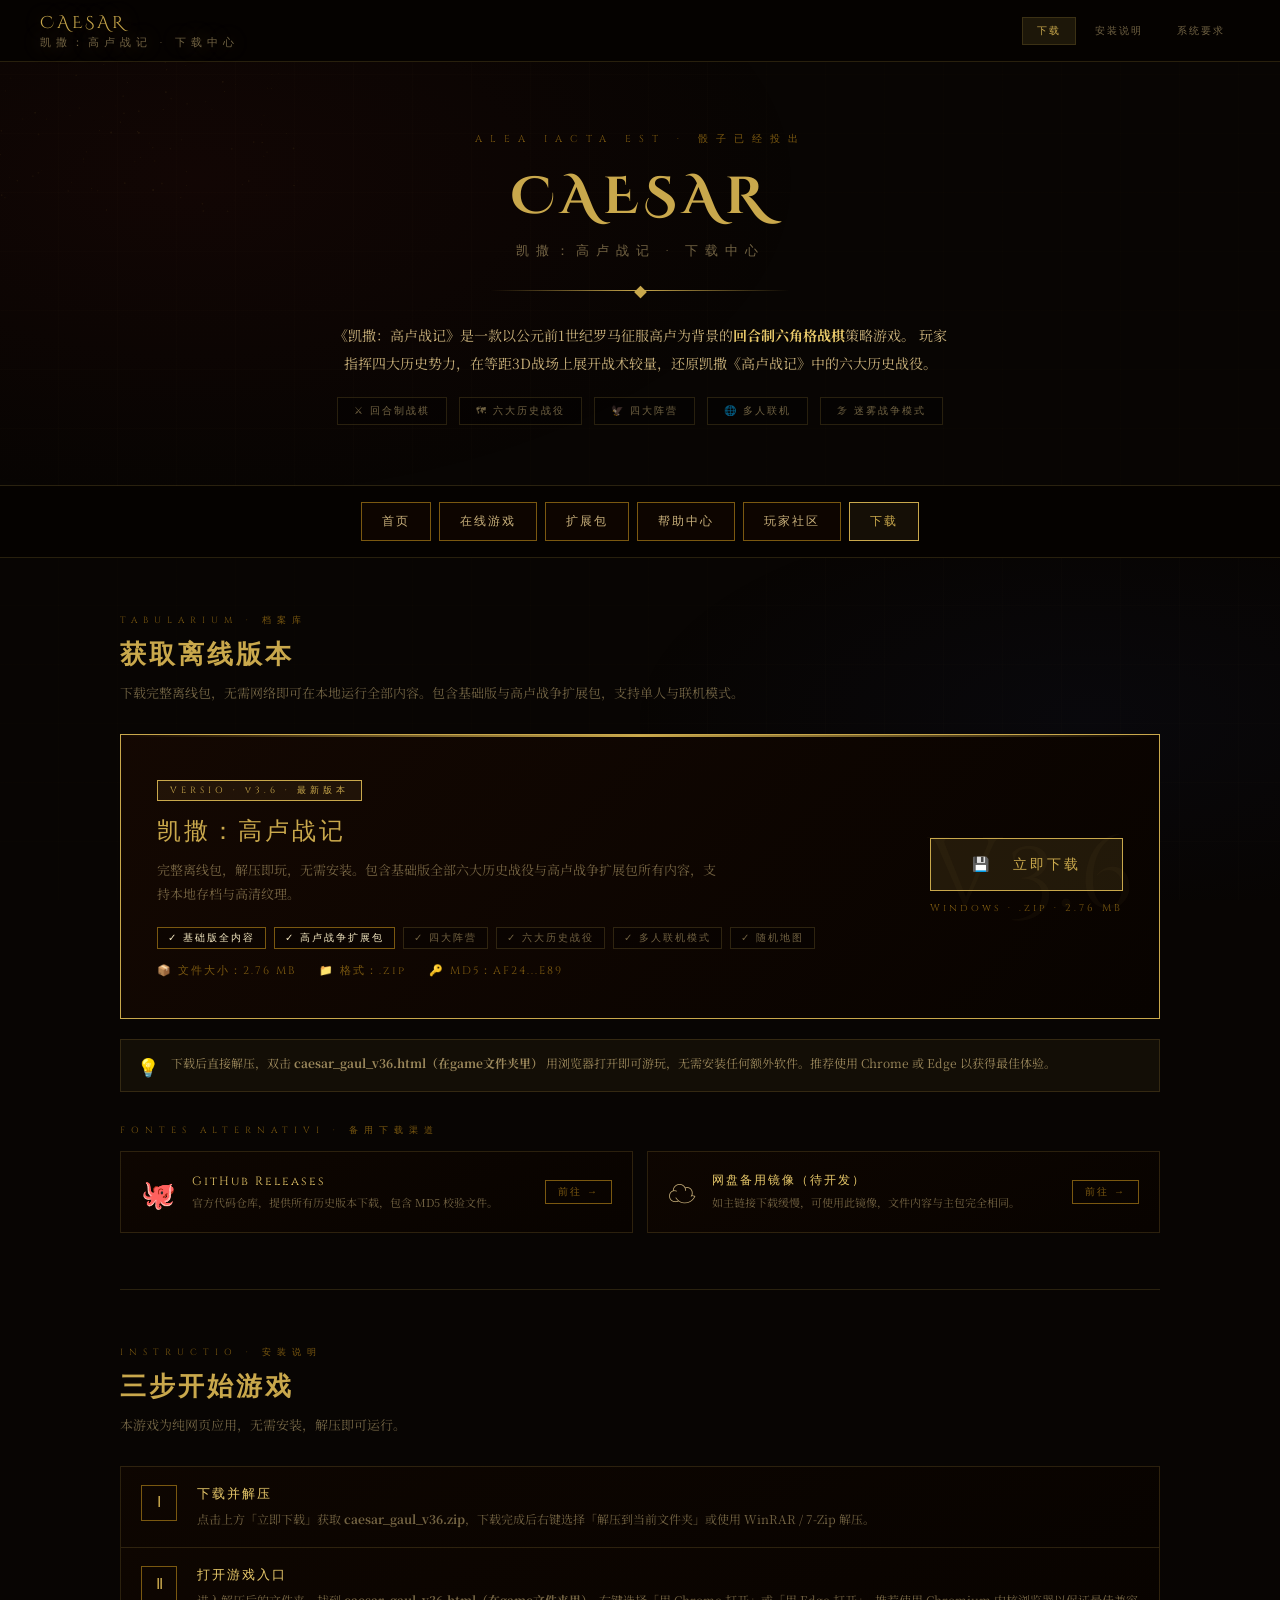
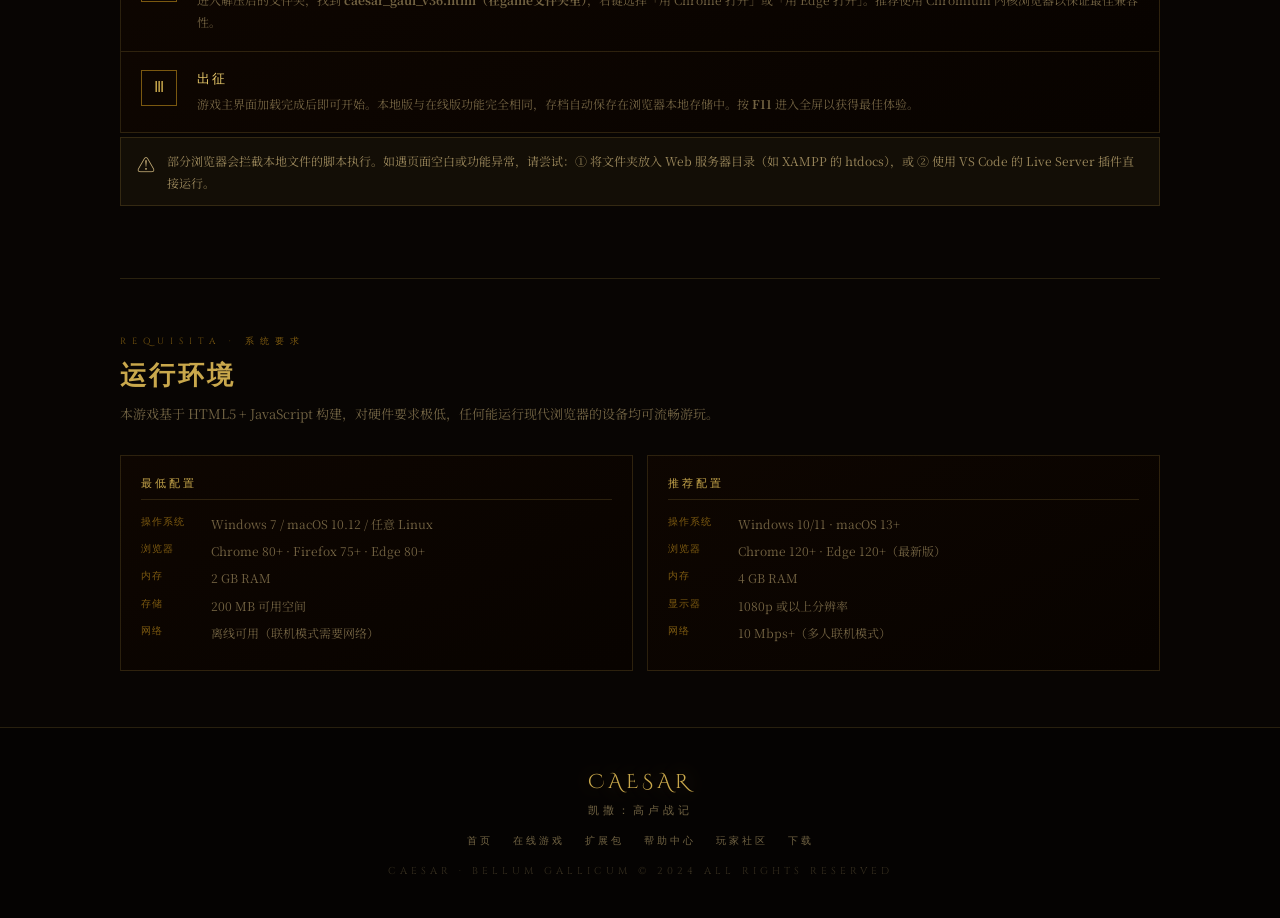
<file: download.html>
<!DOCTYPE html>
<html lang="zh">
<head>
  <meta charset="UTF-8">
  <meta name="viewport" content="width=device-width, initial-scale=1.0">
  <title>下载中心 - 凯撒：高卢战记</title>
  <link rel="preconnect" href="https://fonts.googleapis.com">
  <link href="https://fonts.googleapis.com/css2?family=Cinzel:wght@400;600;700;900&family=Cinzel+Decorative:wght@400;700&family=Noto+Serif+SC:wght@300;400;500&display=swap" rel="stylesheet">
  <style>
:root{
  --gold:#C9A84C;--gold-l:#E8C96A;--gold-d:#7A5810;--gold-faint:rgba(201,168,76,.12);
  --parch:#F4E8C1;--parch-d:#C8B07A;--parch-dim:rgba(200,176,120,.55);
  --bg:#080503;--roman:#8B1A1A;--gaul:#1A3A8B;
  --border:rgba(201,168,76,.18);
  --germ-c:#5EAD56;
}
*{margin:0;padding:0;box-sizing:border-box;}
html{scroll-behavior:smooth;}
body{font-family:'Noto Serif SC',serif;background:var(--bg);color:var(--parch-d);min-height:100vh;overflow-x:hidden;}
body::before{
  content:'';position:fixed;inset:0;pointer-events:none;z-index:0;
  background:
    radial-gradient(ellipse 80% 60% at 15% 20%,rgba(139,26,26,.08) 0%,transparent 60%),
    radial-gradient(ellipse 60% 40% at 85% 80%,rgba(26,58,139,.07) 0%,transparent 60%),
    repeating-linear-gradient(0deg,transparent,transparent 58px,rgba(201,168,76,.025) 59px),
    repeating-linear-gradient(90deg,transparent,transparent 58px,rgba(201,168,76,.025) 59px);
}

/* ── HEADER ── */
#site-header{position:sticky;top:0;z-index:100;background:rgba(6,3,1,.96);border-bottom:1px solid var(--border);backdrop-filter:blur(8px);display:flex;align-items:center;justify-content:space-between;padding:0 40px;height:62px;}
.site-logo{font-family:'Cinzel Decorative',serif;font-size:17px;color:var(--gold);letter-spacing:3px;text-shadow:0 0 20px rgba(201,168,76,.4);white-space:nowrap;}
.site-logo span{font-size:11px;color:var(--parch-dim);letter-spacing:5px;display:block;margin-top:1px;}
.header-nav{display:flex;gap:4px;align-items:center;}
.hn-btn{padding:6px 14px;background:transparent;border:1px solid transparent;color:var(--parch-dim);font-family:'Cinzel',serif;font-size:10px;letter-spacing:2px;cursor:pointer;transition:all .2s;text-decoration:none;display:inline-block;}
.hn-btn:hover,.hn-btn.active{color:var(--gold);border-color:var(--border);background:var(--gold-faint);}

/* ── HERO ── */
#hero{position:relative;overflow:hidden;padding:70px 40px 60px;text-align:center;border-bottom:1px solid var(--border);}
#hero-canvas{position:absolute;inset:0;opacity:.18;pointer-events:none;}
.hero-label{font-size:10px;color:var(--gold-d);letter-spacing:8px;margin-bottom:16px;font-family:'Cinzel',serif;}
.hero-title{font-family:'Cinzel Decorative',serif;font-size:52px;color:var(--gold);letter-spacing:6px;animation:glow 3s ease-in-out infinite;}
@keyframes glow{0%,100%{text-shadow:0 0 30px rgba(201,168,76,.4);}50%{text-shadow:0 0 60px rgba(201,168,76,.9),0 0 100px rgba(201,168,76,.3);}}
.hero-sub{font-size:13px;color:var(--parch-dim);letter-spacing:7px;margin:10px 0 30px;font-family:'Cinzel',serif;}
.hero-desc{max-width:620px;margin:0 auto;font-size:14px;line-height:2;color:var(--parch-d);}
.hero-divider{width:300px;height:1px;margin:30px auto;background:linear-gradient(90deg,transparent,var(--gold),transparent);position:relative;}
.hero-divider::before{content:'◆';position:absolute;left:50%;top:-8px;transform:translateX(-50%);color:var(--gold);font-size:13px;}
.hero-badges{display:flex;gap:12px;justify-content:center;flex-wrap:wrap;margin-top:20px;}
.hero-badge{padding:6px 16px;border:1px solid var(--border);font-family:'Cinzel',serif;font-size:10px;letter-spacing:2px;color:var(--parch-dim);background:rgba(0,0,0,.3);}

/* ── 站点导航 ── */
.site-navbar{display:flex;gap:8px;flex-wrap:wrap;justify-content:center;padding:16px 30px;background:rgba(6,3,1,.92);border-bottom:1px solid var(--border);position:relative;z-index:1;}
.site-navbar a{padding:10px 20px;background:rgba(14,6,1,.88);border:1px solid var(--gold-d);color:var(--parch-d);text-decoration:none;font-family:'Cinzel',serif;font-size:12px;letter-spacing:2px;transition:all .2s;}
.site-navbar a:hover,.site-navbar a.active{border-color:var(--gold);color:var(--gold);background:rgba(201,168,76,.08);}

/* ── LAYOUT ── */
.page-wrap{max-width:1100px;margin:0 auto;padding:0 30px;position:relative;z-index:1;}
.section-block{padding:56px 0;border-bottom:1px solid var(--border);}
.section-block:last-child{border-bottom:none;}
.sec-label{font-size:9px;color:var(--gold-d);letter-spacing:6px;font-family:'Cinzel',serif;margin-bottom:10px;}
.sec-title{font-family:'Cinzel Decorative',serif;font-size:26px;color:var(--gold);letter-spacing:3px;margin-bottom:8px;}
.sec-desc{font-size:13px;color:var(--parch-dim);line-height:1.9;margin-bottom:28px;max-width:700px;}

/* ── TIP BOX ── */
.tip-box{display:flex;gap:12px;align-items:flex-start;background:rgba(201,168,76,.06);border:1px solid rgba(201,168,76,.18);padding:12px 16px;margin:16px 0;}
.tip-icon{font-size:18px;flex-shrink:0;margin-top:1px;}
.tip-text{font-size:12px;line-height:1.8;color:rgba(200,176,120,.75);}

/* ══ 主下载卡片 ══ */
.dl-main-card{
  background:linear-gradient(135deg,rgba(20,8,2,.98),rgba(8,3,0,.99));
  border:1px solid var(--gold);
  padding:40px 36px;
  display:grid;grid-template-columns:1fr auto;
  align-items:center;gap:32px;
  position:relative;overflow:hidden;
  margin-bottom:20px;
}
.dl-main-card::before{
  content:'v3.6';
  position:absolute;right:20px;top:50%;transform:translateY(-50%);
  font-family:'Cinzel Decorative',serif;font-size:100px;
  color:rgba(201,168,76,.04);letter-spacing:4px;pointer-events:none;
}
.dl-main-card::after{
  content:'';position:absolute;top:0;left:0;right:0;height:2px;
  background:linear-gradient(90deg,transparent,var(--gold),transparent);
}
.dl-ver-badge{
  display:inline-block;padding:3px 12px;
  font-family:'Cinzel',serif;font-size:9px;letter-spacing:4px;
  border:1px solid var(--gold);color:var(--gold);
  background:rgba(201,168,76,.08);margin-bottom:14px;
}
.dl-main-title{font-family:'Cinzel Decorative',serif;font-size:24px;color:var(--gold);letter-spacing:3px;margin-bottom:10px;}
.dl-main-desc{font-size:13px;color:var(--parch-dim);line-height:1.9;margin-bottom:20px;max-width:560px;}
.dl-includes{display:flex;flex-wrap:wrap;gap:8px;margin-bottom:6px;}
.dl-tag{font-size:10px;letter-spacing:2px;padding:3px 10px;border:1px solid rgba(201,168,76,.2);color:var(--parch-dim);font-family:'Cinzel',serif;background:rgba(0,0,0,.3);}
.dl-tag.highlight{border-color:var(--gold-d);color:var(--parch);}
.dl-meta{font-size:11px;color:var(--gold-d);letter-spacing:2px;font-family:'Cinzel',serif;margin-top:14px;}
.dl-meta span{margin-right:18px;}

.dl-btn-wrap{text-align:center;flex-shrink:0;}
.dl-btn{
  display:block;padding:16px 40px;
  background:rgba(201,168,76,.12);border:1px solid var(--gold);
  font-family:'Cinzel',serif;font-size:14px;letter-spacing:3px;color:var(--gold);
  text-decoration:none;cursor:pointer;transition:all .3s;white-space:nowrap;
  position:relative;overflow:hidden;
}
.dl-btn::before{content:'';position:absolute;inset:0;background:rgba(201,168,76,.08);transform:translateX(-100%);transition:transform .3s;}
.dl-btn:hover{box-shadow:0 0 30px rgba(201,168,76,.2);transform:scale(1.03);}
.dl-btn:hover::before{transform:translateX(0);}
.dl-btn-sub{font-size:10px;letter-spacing:3px;color:var(--gold-d);font-family:'Cinzel',serif;margin-top:10px;text-align:center;}

/* ══ 备用下载 ══ */
.alt-grid{display:grid;grid-template-columns:repeat(auto-fit,minmax(280px,1fr));gap:14px;}
.alt-card{
  background:linear-gradient(155deg,rgba(14,6,1,.98),rgba(8,3,0,.98));
  border:1px solid var(--border);padding:20px;
  transition:all .28s;position:relative;overflow:hidden;
  display:flex;align-items:center;gap:16px;
}
.alt-card::before{content:'';position:absolute;top:0;left:0;right:0;height:2px;background:linear-gradient(90deg,transparent,var(--gold),transparent);opacity:0;transition:opacity .3s;}
.alt-card:hover{border-color:rgba(201,168,76,.4);transform:translateY(-2px);box-shadow:0 8px 30px rgba(0,0,0,.5);}
.alt-card:hover::before{opacity:1;}
.alt-icon{font-size:28px;flex-shrink:0;}
.alt-body{flex:1;}
.alt-title{font-family:'Cinzel',serif;font-size:12px;color:var(--gold-l);letter-spacing:2px;margin-bottom:4px;}
.alt-desc{font-size:11px;color:var(--parch-dim);line-height:1.7;}
.alt-link{
  font-family:'Cinzel',serif;font-size:10px;letter-spacing:2px;
  color:var(--gold-d);border:1px solid var(--gold-d);padding:4px 12px;
  text-decoration:none;transition:all .2s;white-space:nowrap;flex-shrink:0;
}
.alt-link:hover{border-color:var(--gold);color:var(--gold);}

/* ══ 安装说明 ══ */
.install-steps{display:flex;flex-direction:column;gap:0;}
.install-step{
  display:flex;gap:20px;align-items:flex-start;
  padding:18px 20px;
  background:linear-gradient(155deg,rgba(14,6,1,.98),rgba(8,3,0,.98));
  border:1px solid var(--border);border-top:none;
  transition:background .2s;
}
.install-step:first-child{border-top:1px solid var(--border);}
.install-step:hover{background:rgba(201,168,76,.03);}
.step-circle{
  width:36px;height:36px;flex-shrink:0;
  border:1px solid var(--gold-d);
  display:flex;align-items:center;justify-content:center;
  font-family:'Cinzel Decorative',serif;font-size:15px;color:var(--gold);
}
.step-content{}
.step-title{font-family:'Cinzel',serif;font-size:13px;color:var(--gold-l);letter-spacing:2px;margin-bottom:5px;}
.step-desc{font-size:12px;color:var(--parch-dim);line-height:1.8;}

/* ══ 系统要求 ══ */
.req-grid{display:grid;grid-template-columns:1fr 1fr;gap:14px;}
@media(max-width:600px){.req-grid{grid-template-columns:1fr;}}
.req-card{background:linear-gradient(155deg,rgba(14,6,1,.98),rgba(8,3,0,.98));border:1px solid var(--border);padding:20px;}
.req-title{font-family:'Cinzel',serif;font-size:11px;letter-spacing:3px;color:var(--gold);margin-bottom:14px;padding-bottom:8px;border-bottom:1px solid var(--border);}
.req-row{display:flex;gap:10px;margin-bottom:8px;font-size:12px;}
.req-label{color:var(--gold-d);font-family:'Cinzel',serif;font-size:10px;letter-spacing:1px;width:60px;flex-shrink:0;padding-top:1px;}
.req-val{color:var(--parch-dim);line-height:1.6;}

/* ── FOOTER ── */
footer{padding:40px 32px;text-align:center;border-top:1px solid var(--border);background:rgba(0,0,0,.3);position:relative;z-index:1;}
.footer-logo{font-family:'Cinzel Decorative',serif;font-size:20px;color:var(--gold);letter-spacing:4px;margin-bottom:8px;text-shadow:0 0 20px rgba(201,168,76,.3);}
.footer-links{display:flex;gap:20px;justify-content:center;flex-wrap:wrap;margin:16px 0;}
.footer-links a{font-family:'Cinzel',serif;font-size:10px;letter-spacing:3px;color:var(--parch-dim);text-decoration:none;transition:color .2s;}
.footer-links a:hover{color:var(--gold);}
.footer-copy{font-size:10px;letter-spacing:4px;color:rgba(200,176,120,.25);font-family:'Cinzel',serif;margin-top:16px;}

::-webkit-scrollbar{width:5px;}
::-webkit-scrollbar-track{background:rgba(0,0,0,.3);}
::-webkit-scrollbar-thumb{background:rgba(201,168,76,.3);border-radius:2px;}

@media(max-width:700px){
  .dl-main-card{grid-template-columns:1fr;}
  .dl-main-card::before{display:none;}
  .hero-title{font-size:32px;}
  .site-logo{font-size:13px;}
  #site-header{padding:0 16px;}
  .page-wrap{padding:0 16px;}
  .header-nav{display:none;}
  .site-navbar{padding:12px 16px;}
  .site-navbar a{padding:8px 12px;font-size:11px;}
}
  </style>
</head>
<body>

<!-- HEADER -->
<header id="site-header">
  <div class="site-logo">
    CAESAR
    <span>凯撒：高卢战记 · 下载中心</span>
  </div>
  <nav class="header-nav">
    <a href="#download" class="hn-btn">下载</a>
    <a href="#install"  class="hn-btn">安装说明</a>
    <a href="#sysreq"   class="hn-btn">系统要求</a>
  </nav>
</header>

<!-- HERO -->
<section id="hero">
  <canvas id="hero-canvas"></canvas>
  <div class="hero-label">ALEA IACTA EST · 骰子已经投出</div>
  <h1 class="hero-title">CAESAR</h1>
  <div class="hero-sub">凯撒：高卢战记 · 下载中心</div>
  <div class="hero-divider"></div>
  <p class="hero-desc">
    《凯撒：高卢战记》是一款以公元前1世纪罗马征服高卢为背景的<strong style="color:var(--gold-l)">回合制六角格战棋</strong>策略游戏。
    玩家指挥四大历史势力，在等距3D战场上展开战术较量，还原凯撒《高卢战记》中的六大历史战役。
  </p>
  <div class="hero-badges">
    <span class="hero-badge">⚔ 回合制战棋</span>
    <span class="hero-badge">🗺 六大历史战役</span>
    <span class="hero-badge">🦅 四大阵营</span>
    <span class="hero-badge">🌐 多人联机</span>
    <span class="hero-badge">🌫 迷雾战争模式</span>
  </div>
</section>

<!-- 站点导航 -->
<nav class="site-navbar">
  <a href="index.html">首页</a>
  <a href="play.html">在线游戏</a>
  <a href="expansion.html">扩展包</a>
  <a href="help.html">帮助中心</a>
  <a href="community.html">玩家社区</a>
  <a href="download.html" class="active">下载</a>
</nav>

<main class="page-wrap">

<!-- ══ 主下载区 ══ -->
<section id="download" class="section-block">
  <div class="sec-label">TABULARIUM · 档案库</div>
  <h2 class="sec-title">获取离线版本</h2>
  <p class="sec-desc">下载完整离线包，无需网络即可在本地运行全部内容。包含基础版与高卢战争扩展包，支持单人与联机模式。</p>

  <!-- 主下载卡片 -->
  <div class="dl-main-card">
    <div>
      <div class="dl-ver-badge">VERSIO · v3.6 · 最新版本</div>
      <div class="dl-main-title">凯撒：高卢战记</div>
      <p class="dl-main-desc">完整离线包，解压即玩，无需安装。包含基础版全部六大历史战役与高卢战争扩展包所有内容，支持本地存档与高清纹理。</p>
      <div class="dl-includes">
        <span class="dl-tag highlight">✓ 基础版全内容</span>
        <span class="dl-tag highlight">✓ 高卢战争扩展包</span>
        <span class="dl-tag">✓ 四大阵营</span>
        <span class="dl-tag">✓ 六大历史战役</span>
        <span class="dl-tag">✓ 多人联机模式</span>
        <span class="dl-tag">✓ 随机地图</span>
      </div>
      <div class="dl-meta">
        <span>📦 文件大小：2.76 MB</span>
        <span>📁 格式：.zip</span>
        <span>🔑 MD5：AF24...E89</span>
      </div>
    </div>
    <div class="dl-btn-wrap">
      <!-- ★ 将 href 替换为你的实际下载链接 -->
      <a href="downloads/caesar_gaul_v36.zip" download class="dl-btn">
        💾 &nbsp; 立即下载
      </a>
      <div class="dl-btn-sub">Windows · .zip · 2.76 MB</div>
    </div>
  </div>

  <div class="tip-box">
    <div class="tip-icon">💡</div>
    <div class="tip-text">下载后直接解压，双击 <b>caesar_gaul_v36.html（在game文件夹里）</b> 用浏览器打开即可游玩，无需安装任何额外软件。推荐使用 Chrome 或 Edge 以获得最佳体验。</div>
  </div>

  <!-- 备用下载 -->
  <div style="margin-top:32px;">
    <div class="sec-label" style="margin-bottom:14px;">FONTES ALTERNATIVI · 备用下载渠道</div>
    <div class="alt-grid">

      <div class="alt-card">
        <div class="alt-icon">🐙</div>
        <div class="alt-body">
          <div class="alt-title">GitHub Releases</div>
          <p class="alt-desc">官方代码仓库，提供所有历史版本下载，包含 MD5 校验文件。</p>
        </div>
        <!-- ★ 替换为你的 GitHub Releases 链接 -->
        <a href="https://github.com/你的用户名/caesar-gaul/releases" target="_blank" class="alt-link">前往 →</a>
      </div>

      <div class="alt-card">
        <div class="alt-icon">☁️</div>
        <div class="alt-body">
          <div class="alt-title">网盘备用镜像（待开发）</div>
          <p class="alt-desc">如主链接下载缓慢，可使用此镜像，文件内容与主包完全相同。</p>
        </div>
        <!-- ★ 替换为你的网盘链接（百度/阿里/OneDrive 等） -->
        <a href="#" class="alt-link">前往 →</a>
      </div>

    </div>
  </div>
</section>

<!-- ══ 安装说明 ══ -->
<section id="install" class="section-block">
  <div class="sec-label">INSTRUCTIO · 安装说明</div>
  <h2 class="sec-title">三步开始游戏</h2>
  <p class="sec-desc">本游戏为纯网页应用，无需安装，解压即可运行。</p>

  <div class="install-steps">
    <div class="install-step">
      <div class="step-circle">Ⅰ</div>
      <div class="step-content">
        <div class="step-title">下载并解压</div>
        <p class="step-desc">点击上方「立即下载」获取 <b>caesar_gaul_v36.zip</b>，下载完成后右键选择「解压到当前文件夹」或使用 WinRAR / 7-Zip 解压。</p>
      </div>
    </div>
    <div class="install-step">
      <div class="step-circle">Ⅱ</div>
      <div class="step-content">
        <div class="step-title">打开游戏入口</div>
        <p class="step-desc">进入解压后的文件夹，找到 <b>caesar_gaul_v36.html（在game文件夹里）</b>，右键选择「用 Chrome 打开」或「用 Edge 打开」。推荐使用 Chromium 内核浏览器以保证最佳兼容性。</p>
      </div>
    </div>
    <div class="install-step">
      <div class="step-circle">Ⅲ</div>
      <div class="step-content">
        <div class="step-title">出征</div>
        <p class="step-desc">游戏主界面加载完成后即可开始。本地版与在线版功能完全相同，存档自动保存在浏览器本地存储中。按 <b>F11</b> 进入全屏以获得最佳体验。</p>
      </div>
    </div>
  </div>

  <div class="tip-box" style="margin-top:4px;">
    <div class="tip-icon">⚠️</div>
    <div class="tip-text">部分浏览器会拦截本地文件的脚本执行。如遇页面空白或功能异常，请尝试：① 将文件夹放入 Web 服务器目录（如 XAMPP 的 htdocs），或 ② 使用 VS Code 的 Live Server 插件直接运行。</div>
  </div>
</section>

<!-- ══ 系统要求 ══ -->
<section id="sysreq" class="section-block">
  <div class="sec-label">REQUISITA · 系统要求</div>
  <h2 class="sec-title">运行环境</h2>
  <p class="sec-desc">本游戏基于 HTML5 + JavaScript 构建，对硬件要求极低，任何能运行现代浏览器的设备均可流畅游玩。</p>

  <div class="req-grid">
    <div class="req-card">
      <div class="req-title">最低配置</div>
      <div class="req-row"><span class="req-label">操作系统</span><span class="req-val">Windows 7 / macOS 10.12 / 任意 Linux</span></div>
      <div class="req-row"><span class="req-label">浏览器</span><span class="req-val">Chrome 80+ · Firefox 75+ · Edge 80+</span></div>
      <div class="req-row"><span class="req-label">内存</span><span class="req-val">2 GB RAM</span></div>
      <div class="req-row"><span class="req-label">存储</span><span class="req-val">200 MB 可用空间</span></div>
      <div class="req-row"><span class="req-label">网络</span><span class="req-val">离线可用（联机模式需要网络）</span></div>
    </div>
    <div class="req-card">
      <div class="req-title">推荐配置</div>
      <div class="req-row"><span class="req-label">操作系统</span><span class="req-val">Windows 10/11 · macOS 13+</span></div>
      <div class="req-row"><span class="req-label">浏览器</span><span class="req-val">Chrome 120+ · Edge 120+（最新版）</span></div>
      <div class="req-row"><span class="req-label">内存</span><span class="req-val">4 GB RAM</span></div>
      <div class="req-row"><span class="req-label">显示器</span><span class="req-val">1080p 或以上分辨率</span></div>
      <div class="req-row"><span class="req-label">网络</span><span class="req-val">10 Mbps+（多人联机模式）</span></div>
    </div>
  </div>
</section>

</main>

<footer>
  <div class="footer-logo">CAESAR</div>
  <p style="font-size:11px;letter-spacing:4px;color:var(--parch-dim);font-family:'Cinzel',serif;margin-bottom:4px;">凯撒：高卢战记</p>
  <div class="footer-links">
    <a href="index.html">首页</a>
    <a href="play.html">在线游戏</a>
    <a href="expansion.html">扩展包</a>
    <a href="help.html">帮助中心</a>
    <a href="community.html">玩家社区</a>
    <a href="download.html">下载</a>
  </div>
  <div class="footer-copy">CAESAR · BELLUM GALLICUM © 2024 ALL RIGHTS RESERVED</div>
</footer>

<script>
function initHeroCanvas(){
  const cvs=document.getElementById('hero-canvas');
  const ctx=cvs.getContext('2d');
  let W,H;
  function resize(){W=cvs.width=cvs.offsetWidth;H=cvs.height=cvs.offsetHeight;}
  resize();window.addEventListener('resize',resize);
  const stars=Array.from({length:120},()=>({x:Math.random(),y:Math.random(),s:Math.random()*.8+.2,v:Math.random()*.0002+.0001,a:Math.random()}));
  function frame(){
    ctx.clearRect(0,0,W,H);
    stars.forEach(s=>{s.a+=s.v;const alpha=(.3+.7*Math.abs(Math.sin(s.a)))*.6;ctx.fillStyle=`rgba(201,168,76,${alpha})`;ctx.beginPath();ctx.arc(s.x*W,s.y*H,s.s,0,Math.PI*2);ctx.fill();});
    requestAnimationFrame(frame);
  }
  frame();
}
function initNavHighlight(){
  const sections=document.querySelectorAll('section[id]');
  const btns=document.querySelectorAll('.hn-btn');
  const obs=new IntersectionObserver(entries=>{
    entries.forEach(e=>{if(e.isIntersecting){btns.forEach(b=>b.classList.remove('active'));const btn=document.querySelector(`.hn-btn[href="#${e.target.id}"]`);if(btn)btn.classList.add('active');}});
  },{threshold:0.3});
  sections.forEach(s=>obs.observe(s));
}
window.addEventListener('load',()=>{initHeroCanvas();initNavHighlight();});
</script>
</body>
</html>
</file>
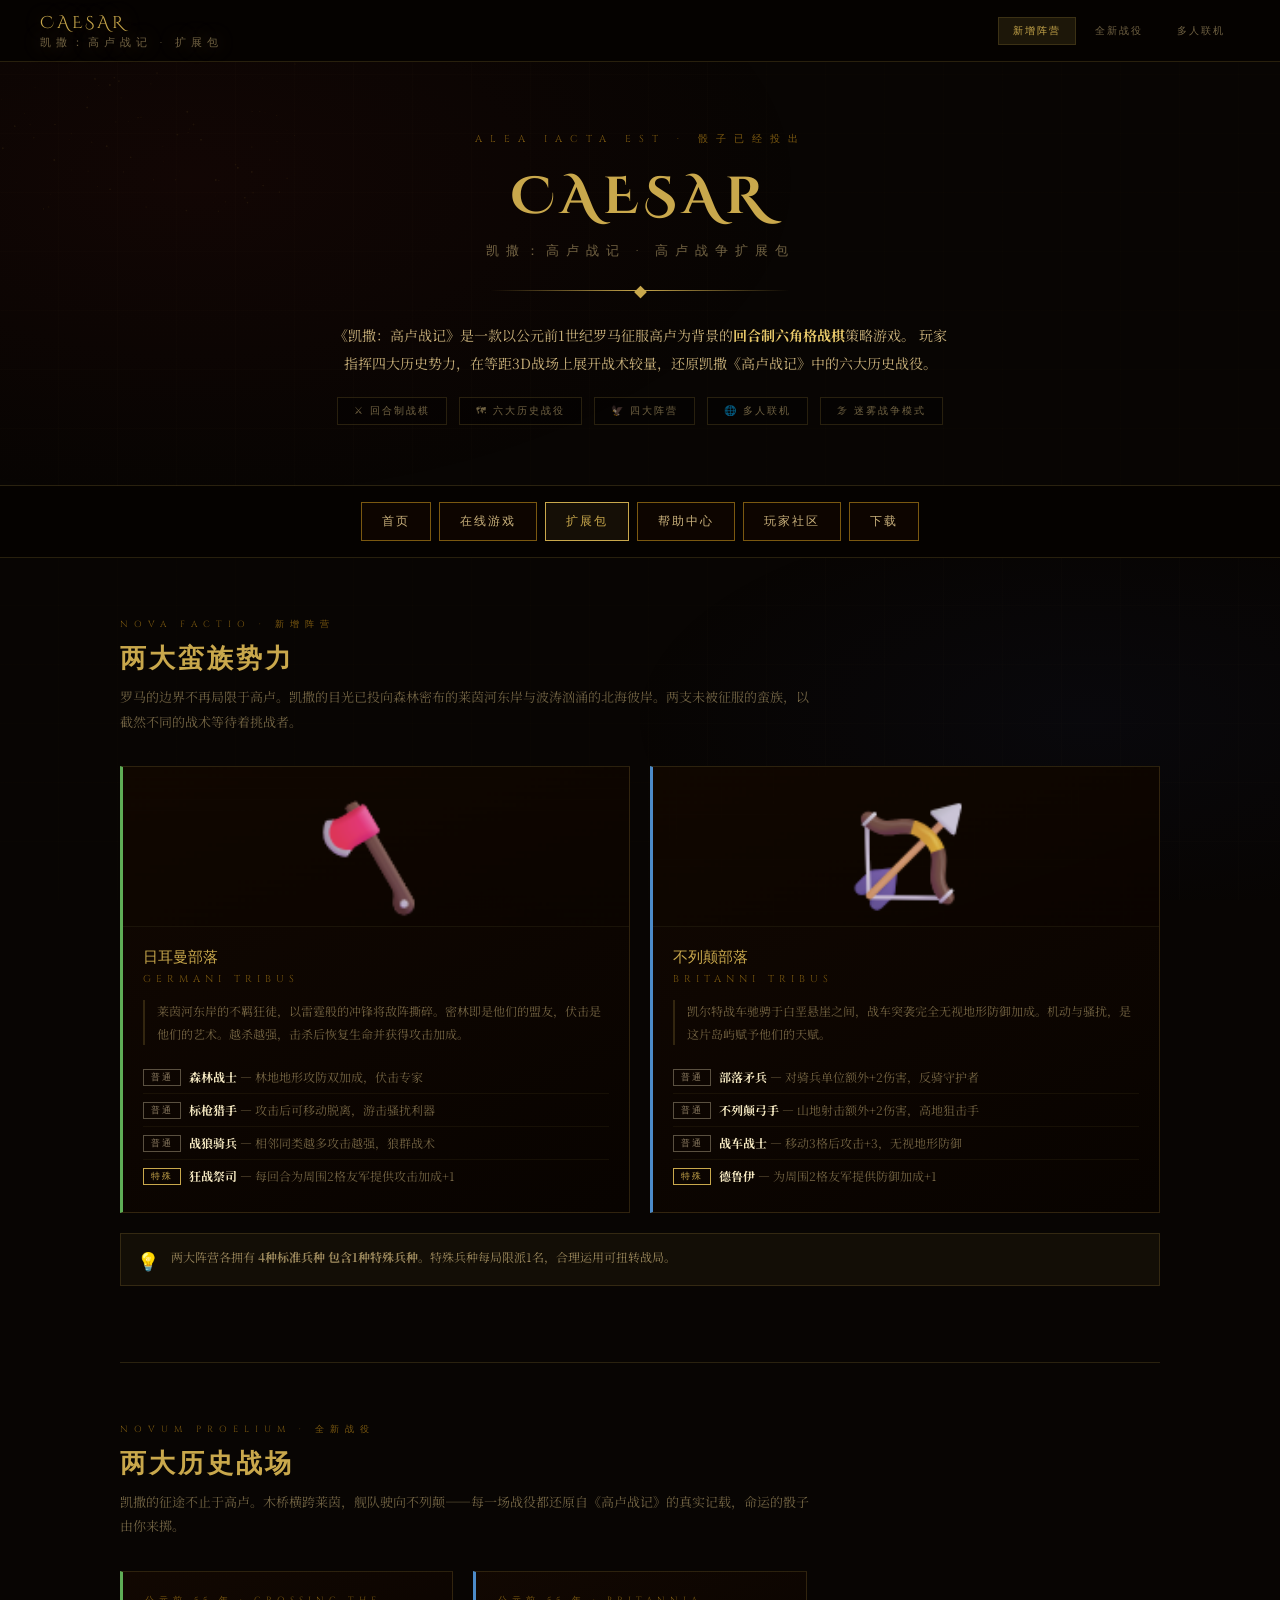
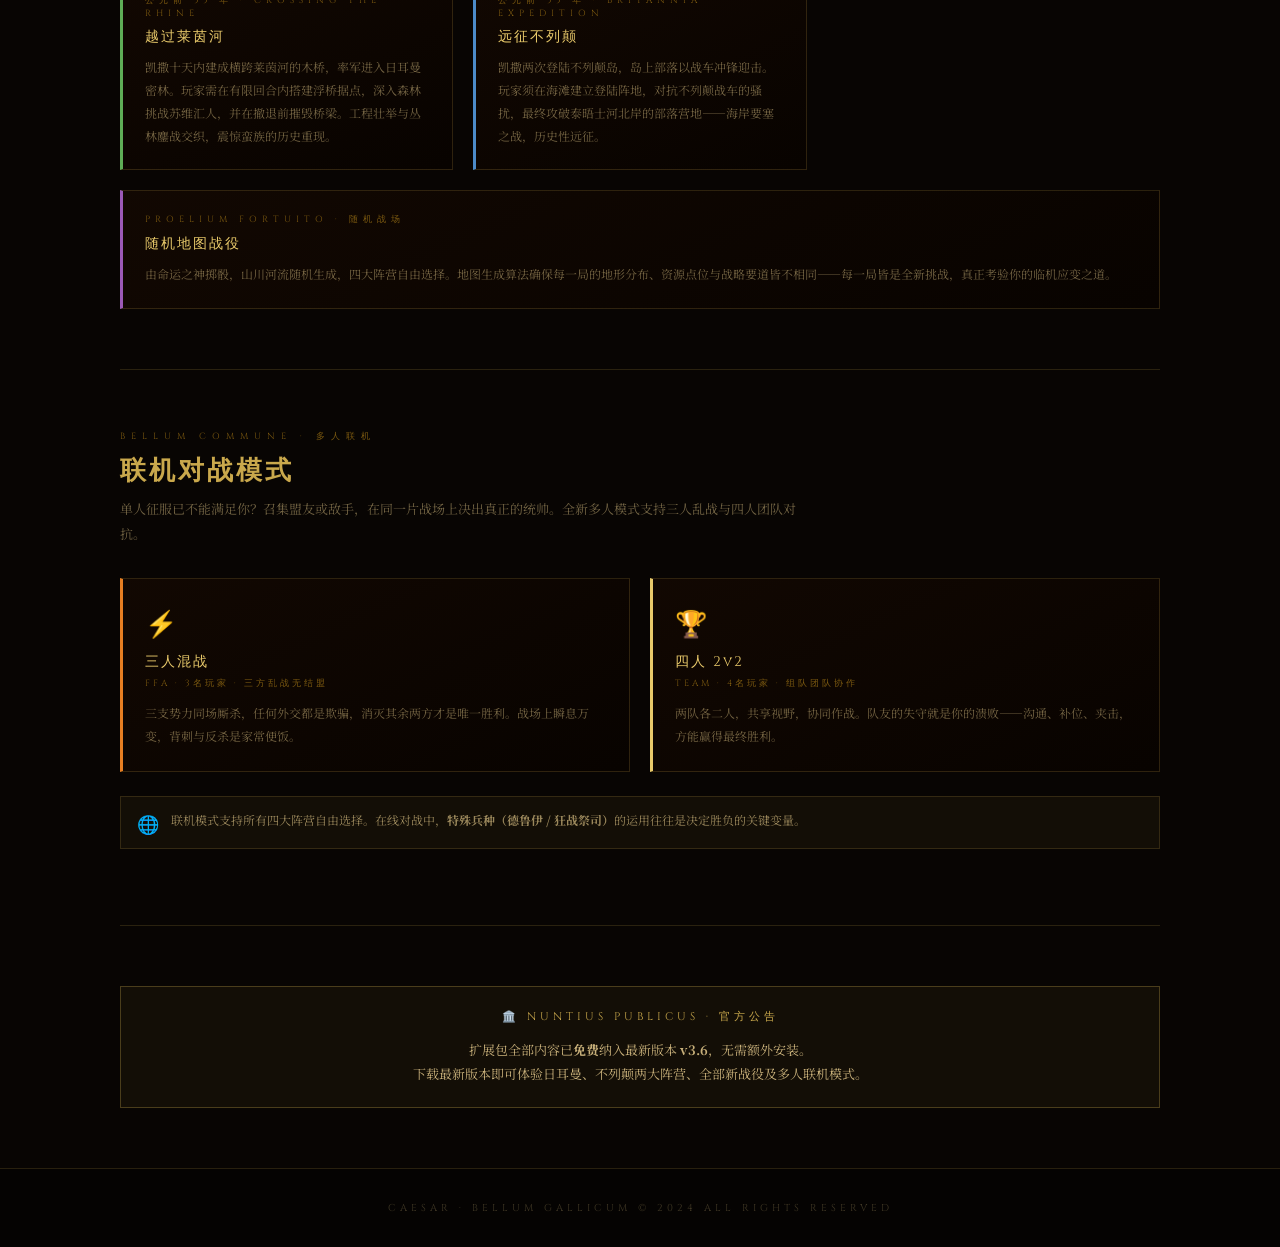
<file: expansion.html>
<!DOCTYPE html>
<html lang="zh">
<head>
  <meta charset="UTF-8">
  <meta name="viewport" content="width=device-width, initial-scale=1.0">
  <title>扩展包 - 凯撒：高卢战记</title>
  <link rel="preconnect" href="https://fonts.googleapis.com">
  <link href="https://fonts.googleapis.com/css2?family=Cinzel:wght@400;600;700;900&family=Cinzel+Decorative:wght@400;700&family=Noto+Serif+SC:wght@300;400;500&display=swap" rel="stylesheet">
  <style>
:root{
  --gold:#C9A84C;--gold-l:#E8C96A;--gold-d:#7A5810;--gold-faint:rgba(201,168,76,.12);
  --parch:#F4E8C1;--parch-d:#C8B07A;--parch-dim:rgba(200,176,120,.55);
  --bg:#080503;--bg2:#0e0a05;
  --roman:#8B1A1A;--gaul:#1A3A8B;
  --border:rgba(201,168,76,.18);
}
*{margin:0;padding:0;box-sizing:border-box;}
html{scroll-behavior:smooth;}
body{
  font-family:'Noto Serif SC',serif;
  background:var(--bg);
  color:var(--parch-d);
  min-height:100vh;
  overflow-x:hidden;
}
body::before{
  content:'';position:fixed;inset:0;pointer-events:none;z-index:0;
  background:
    radial-gradient(ellipse 80% 60% at 15% 20%,rgba(139,26,26,.08) 0%,transparent 60%),
    radial-gradient(ellipse 60% 40% at 85% 80%,rgba(26,58,139,.07) 0%,transparent 60%),
    repeating-linear-gradient(0deg,transparent,transparent 58px,rgba(201,168,76,.025) 59px),
    repeating-linear-gradient(90deg,transparent,transparent 58px,rgba(201,168,76,.025) 59px);
}

/* ── HEADER ── */
#site-header{
  position:sticky;top:0;z-index:100;
  background:rgba(6,3,1,.96);
  border-bottom:1px solid var(--border);
  backdrop-filter:blur(8px);
  display:flex;align-items:center;justify-content:space-between;
  padding:0 40px;height:62px;
}
.site-logo{
  font-family:'Cinzel Decorative',serif;
  font-size:17px;color:var(--gold);
  letter-spacing:3px;
  text-shadow:0 0 20px rgba(201,168,76,.4);
  white-space:nowrap;
}
.site-logo span{font-size:11px;color:var(--parch-dim);letter-spacing:5px;display:block;margin-top:1px;}
.header-nav{display:flex;gap:4px;align-items:center;}
.hn-btn{
  padding:6px 14px;background:transparent;border:1px solid transparent;
  color:var(--parch-dim);font-family:'Cinzel',serif;font-size:10px;letter-spacing:2px;
  cursor:pointer;transition:all .2s;text-decoration:none;display:inline-block;
}
.hn-btn:hover,.hn-btn.active{color:var(--gold);border-color:var(--border);background:var(--gold-faint);}

/* ── HERO ── */
#hero{
  position:relative;overflow:hidden;
  padding:70px 40px 60px;text-align:center;
  border-bottom:1px solid var(--border);
}
#hero-canvas{position:absolute;inset:0;opacity:.18;pointer-events:none;}
.hero-label{font-size:10px;color:var(--gold-d);letter-spacing:8px;margin-bottom:16px;font-family:'Cinzel',serif;}
.hero-title{
  font-family:'Cinzel Decorative',serif;font-size:52px;
  color:var(--gold);letter-spacing:6px;
  animation:glow 3s ease-in-out infinite;
}
@keyframes glow{0%,100%{text-shadow:0 0 30px rgba(201,168,76,.4);}50%{text-shadow:0 0 60px rgba(201,168,76,.9),0 0 100px rgba(201,168,76,.3);}}
.hero-sub{font-size:13px;color:var(--parch-dim);letter-spacing:7px;margin:10px 0 30px;font-family:'Cinzel',serif;}
.hero-desc{max-width:620px;margin:0 auto;font-size:14px;line-height:2;color:var(--parch-d);}
.hero-divider{
  width:300px;height:1px;margin:30px auto;
  background:linear-gradient(90deg,transparent,var(--gold),transparent);
  position:relative;
}
.hero-divider::before{content:'◆';position:absolute;left:50%;top:-8px;transform:translateX(-50%);color:var(--gold);font-size:13px;}
.hero-badges{display:flex;gap:12px;justify-content:center;flex-wrap:wrap;margin-top:20px;}
.hero-badge{
  padding:6px 16px;border:1px solid var(--border);
  font-family:'Cinzel',serif;font-size:10px;letter-spacing:2px;
  color:var(--parch-dim);background:rgba(0,0,0,.3);
}

/* ── 站点导航栏 ── */
.site-navbar{
  display:flex;gap:8px;flex-wrap:wrap;justify-content:center;
  padding:16px 30px;background:rgba(6,3,1,.92);
  border-bottom:1px solid var(--border);position:relative;z-index:1;
}
.site-navbar a{
  padding:10px 20px;background:rgba(14,6,1,.88);border:1px solid var(--gold-d);
  color:var(--parch-d);text-decoration:none;font-family:'Cinzel',serif;
  font-size:12px;letter-spacing:2px;transition:all .2s;
}
.site-navbar a:hover,.site-navbar a.active{border-color:var(--gold);color:var(--gold);background:rgba(201,168,76,.08);}

/* ── LAYOUT ── */
.page-wrap{max-width:1100px;margin:0 auto;padding:0 30px;position:relative;z-index:1;}
.section-block{padding:60px 0;border-bottom:1px solid var(--border);}
.section-block:last-child{border-bottom:none;}
.sec-label{font-size:9px;color:var(--gold-d);letter-spacing:6px;font-family:'Cinzel',serif;margin-bottom:10px;}
.sec-title{font-family:'Cinzel Decorative',serif;font-size:26px;color:var(--gold);letter-spacing:3px;margin-bottom:8px;}
.sec-desc{font-size:13px;color:var(--parch-dim);line-height:1.9;margin-bottom:32px;max-width:700px;}

/* ── 卡片基础 ── */
.base-card{
  background:linear-gradient(155deg,rgba(18,8,2,.98),rgba(8,3,0,.98));
  border:1px solid var(--border);padding:22px 20px;
  transition:all .28s;position:relative;overflow:hidden;
}
.base-card::before{
  content:'';position:absolute;top:0;left:0;right:0;height:2px;
  background:linear-gradient(90deg,transparent,var(--gold),transparent);
  opacity:0;transition:opacity .3s;
}
.base-card:hover{border-color:rgba(201,168,76,.4);transform:translateY(-3px);box-shadow:0 12px 40px rgba(0,0,0,.5);}
.base-card:hover::before{opacity:1;}

/* ── 阵营卡片 ── */
.faction-grid{display:grid;grid-template-columns:repeat(auto-fit,minmax(320px,1fr));gap:20px;margin-bottom:20px;}
.faction-card{border:1px solid var(--border);background:linear-gradient(155deg,rgba(18,8,2,.98),rgba(8,3,0,.98));overflow:hidden;transition:all .28s;position:relative;}
.faction-card::before{content:'';position:absolute;top:0;left:0;right:0;height:2px;background:linear-gradient(90deg,transparent,var(--gold),transparent);opacity:0;transition:opacity .3s;}
.faction-card:hover{border-color:rgba(201,168,76,.4);transform:translateY(-3px);box-shadow:0 12px 40px rgba(0,0,0,.5);}
.faction-card:hover::before{opacity:1;}
.faction-card.germani{border-left:3px solid #5EAD56;}
.faction-card.britanni{border-left:3px solid #4C8BC9;}
.faction-img-wrap{width:100%;height:160px;overflow:hidden;display:flex;align-items:center;justify-content:center;background:rgba(0,0,0,.5);border-bottom:1px solid rgba(201,168,76,.1);}
.faction-img-wrap img{width:100%;height:100%;object-fit:cover;opacity:.9;transition:opacity .3s,transform .4s;}
.faction-card:hover .faction-img-wrap img{opacity:1;transform:scale(1.04);}
.faction-body{padding:20px;}
.faction-name{font-family:'Cinzel Decorative',serif;font-size:15px;color:var(--gold);margin-bottom:4px;}
.faction-name-sub{font-size:10px;letter-spacing:5px;color:var(--gold-d);margin-bottom:14px;font-family:'Cinzel',serif;}
.faction-desc{font-size:12px;color:var(--parch-dim);line-height:1.85;margin-bottom:16px;border-left:2px solid rgba(201,168,76,.2);padding-left:12px;}
.unit-list{list-style:none;}
.unit-list li{font-size:12px;color:var(--parch-dim);padding:7px 0;border-bottom:1px solid rgba(201,168,76,.07);display:flex;align-items:flex-start;gap:8px;}
.unit-list li:last-child{border-bottom:none;}
.unit-tag{display:inline-block;padding:1px 7px;font-size:9px;letter-spacing:2px;border:1px solid;flex-shrink:0;margin-top:1px;font-family:'Cinzel',serif;}
.unit-tag.special{border-color:var(--gold);color:var(--gold);}
.unit-tag.normal{border-color:#5a5040;color:#8a7a60;}
.unit-name{font-weight:700;color:var(--parch);}

/* ── TIP BOX ── */
.tip-box{display:flex;gap:12px;align-items:flex-start;background:rgba(201,168,76,.06);border:1px solid rgba(201,168,76,.18);padding:12px 16px;margin:16px 0;}
.tip-icon{font-size:18px;flex-shrink:0;margin-top:1px;}
.tip-text{font-size:12px;line-height:1.8;color:rgba(200,176,120,.75);}

/* ── 战役卡片 ── */
.campaign-grid{display:grid;grid-template-columns:repeat(auto-fit,minmax(320px,1fr));gap:20px;}
.camp-card{background:linear-gradient(155deg,rgba(18,8,2,.98),rgba(8,3,0,.98));border:1px solid var(--border);padding:22px;transition:all .28s;position:relative;overflow:hidden;}
.camp-card::before{content:'';position:absolute;top:0;left:0;right:0;height:2px;background:linear-gradient(90deg,transparent,var(--gold),transparent);opacity:0;transition:opacity .3s;}
.camp-card:hover{border-color:rgba(201,168,76,.4);transform:translateY(-3px);box-shadow:0 12px 40px rgba(0,0,0,.5);}
.camp-card:hover::before{opacity:1;}
.camp-card.rhine{border-left:3px solid #5EAD56;}
.camp-card.britannia{border-left:3px solid #4C8BC9;}
.camp-card.random{border-left:3px solid #9B59B6;}
.camp-era{font-size:9px;color:var(--gold-d);letter-spacing:5px;margin-bottom:8px;font-family:'Cinzel',serif;}
.camp-title{font-family:'Cinzel',serif;font-size:14px;color:var(--gold-l);letter-spacing:2px;margin-bottom:10px;}
.camp-desc{font-size:12px;line-height:1.9;color:var(--parch-dim);}

/* ── 多人联机 ── */
.multi-grid{display:grid;grid-template-columns:repeat(auto-fit,minmax(280px,1fr));gap:20px;}
.multi-mode-card{background:linear-gradient(155deg,rgba(18,8,2,.98),rgba(8,3,0,.98));border:1px solid var(--border);padding:24px 22px;transition:all .28s;position:relative;overflow:hidden;}
.multi-mode-card::before{content:'';position:absolute;top:0;left:0;right:0;height:2px;background:linear-gradient(90deg,transparent,var(--gold),transparent);opacity:0;transition:opacity .3s;}
.multi-mode-card:hover{border-color:rgba(201,168,76,.4);transform:translateY(-3px);box-shadow:0 12px 40px rgba(0,0,0,.5);}
.multi-mode-card:hover::before{opacity:1;}
.multi-mode-card.ffa{border-left:3px solid #E67E22;}
.multi-mode-card.team{border-left:3px solid #E8C96A;}
.mode-icon{font-size:26px;margin-bottom:12px;}
.mode-name{font-family:'Cinzel',serif;font-size:14px;color:var(--gold-l);letter-spacing:2px;margin-bottom:6px;}
.mode-sub{font-size:9px;letter-spacing:3px;color:var(--gold-d);margin-bottom:12px;font-family:'Cinzel',serif;}
.mode-desc{font-size:12px;color:var(--parch-dim);line-height:1.85;}

/* ── 公告框 ── */
.ann-box{background:rgba(201,168,76,.06);border:1px solid rgba(201,168,76,.3);padding:20px 24px;text-align:center;font-size:13px;color:var(--parch-d);line-height:1.9;}
.ann-head{font-family:'Cinzel',serif;font-size:11px;letter-spacing:4px;color:var(--gold);margin-bottom:10px;}

/* ── FOOTER ── */
footer{padding:32px;text-align:center;border-top:1px solid var(--border);background:rgba(0,0,0,.3);font-size:10px;color:rgba(200,176,120,.3);letter-spacing:4px;font-family:'Cinzel',serif;position:relative;z-index:1;}

::-webkit-scrollbar{width:5px;}
::-webkit-scrollbar-track{background:rgba(0,0,0,.3);}
::-webkit-scrollbar-thumb{background:rgba(201,168,76,.3);border-radius:2px;}

@media(max-width:600px){
  .hero-title{font-size:32px;}
  .site-logo{font-size:13px;}
  #site-header{padding:0 16px;}
  .page-wrap{padding:0 16px;}
  .header-nav{display:none;}
  .site-navbar{padding:12px 16px;}
  .site-navbar a{padding:8px 12px;font-size:11px;}
}
  </style>
</head>
<body>

<!-- HEADER -->
<header id="site-header">
  <div class="site-logo">
    CAESAR
    <span>凯撒：高卢战记 · 扩展包</span>
  </div>
  <nav class="header-nav">
    <a href="#factions" class="hn-btn">新增阵营</a>
    <a href="#campaigns" class="hn-btn">全新战役</a>
    <a href="#multiplayer" class="hn-btn">多人联机</a>
  </nav>
</header>

<!-- HERO -->
<section id="hero">
  <canvas id="hero-canvas"></canvas>
  <div class="hero-label">ALEA IACTA EST · 骰子已经投出</div>
  <h1 class="hero-title">CAESAR</h1>
  <div class="hero-sub">凯撒：高卢战记 · 高卢战争扩展包</div>
  <div class="hero-divider"></div>
  <p class="hero-desc">
    《凯撒：高卢战记》是一款以公元前1世纪罗马征服高卢为背景的<strong style="color:var(--gold-l)">回合制六角格战棋</strong>策略游戏。
    玩家指挥四大历史势力，在等距3D战场上展开战术较量，还原凯撒《高卢战记》中的六大历史战役。
  </p>
  <div class="hero-badges">
    <span class="hero-badge">⚔ 回合制战棋</span>
    <span class="hero-badge">🗺 六大历史战役</span>
    <span class="hero-badge">🦅 四大阵营</span>
    <span class="hero-badge">🌐 多人联机</span>
    <span class="hero-badge">🌫 迷雾战争模式</span>
  </div>
</section>

<!-- 站点导航 -->
<nav class="site-navbar">
  <a href="index.html">首页</a>
  <a href="play.html">在线游戏</a>
  <a href="expansion.html" class="active">扩展包</a>
  <a href="help.html">帮助中心</a>
  <a href="community.html">玩家社区</a>
  <a href="download.html">下载</a>
</nav>

<main class="page-wrap">

<!-- ══ 新增阵营 ══ -->
<section id="factions" class="section-block">
  <div class="sec-label">NOVA FACTIO · 新增阵营</div>
  <h2 class="sec-title">两大蛮族势力</h2>
  <p class="sec-desc">罗马的边界不再局限于高卢。凯撒的目光已投向森林密布的莱茵河东岸与波涛汹涌的北海彼岸。两支未被征服的蛮族，以截然不同的战术等待着挑战者。</p>

  <div class="faction-grid">

    <div class="faction-card germani">
      <div class="faction-img-wrap">
        <img src="images/GEMANI.png" alt="日耳曼部落">
      </div>
      <div class="faction-body">
        <div class="faction-name">日耳曼部落</div>
        <div class="faction-name-sub">GERMANI TRIBUS</div>
        <p class="faction-desc">莱茵河东岸的不羁狂徒，以雷霆般的冲锋将敌阵撕碎。密林即是他们的盟友，伏击是他们的艺术。越杀越强，击杀后恢复生命并获得攻击加成。</p>
        <ul class="unit-list">
          <li><span class="unit-tag normal">普通</span><span><span class="unit-name">森林战士</span> — 林地地形攻防双加成，伏击专家</span></li>
          <li><span class="unit-tag normal">普通</span><span><span class="unit-name">标枪猎手</span> — 攻击后可移动脱离，游击骚扰利器</span></li>
          <li><span class="unit-tag normal">普通</span><span><span class="unit-name">战狼骑兵</span> — 相邻同类越多攻击越强，狼群战术</span></li>
          <li><span class="unit-tag special">特殊</span><span><span class="unit-name">狂战祭司</span> — 每回合为周围2格友军提供攻击加成+1</span></li>
        </ul>
      </div>
    </div>

    <div class="faction-card britanni">
      <div class="faction-img-wrap">
        <img src="images/BRITANNI.png" alt="不列颠部落">
      </div>
      <div class="faction-body">
        <div class="faction-name">不列颠部落</div>
        <div class="faction-name-sub">BRITANNI TRIBUS</div>
        <p class="faction-desc">凯尔特战车驰骋于白垩悬崖之间，战车突袭完全无视地形防御加成。机动与骚扰，是这片岛屿赋予他们的天赋。</p>
        <ul class="unit-list">
          <li><span class="unit-tag normal">普通</span><span><span class="unit-name">部落矛兵</span> — 对骑兵单位额外+2伤害，反骑守护者</span></li>
          <li><span class="unit-tag normal">普通</span><span><span class="unit-name">不列颠弓手</span> — 山地射击额外+2伤害，高地狙击手</span></li>
          <li><span class="unit-tag normal">普通</span><span><span class="unit-name">战车战士</span> — 移动3格后攻击+3，无视地形防御</span></li>
          <li><span class="unit-tag special">特殊</span><span><span class="unit-name">德鲁伊</span> — 为周围2格友军提供防御加成+1</span></li>
        </ul>
      </div>
    </div>

  </div>

  <div class="tip-box">
    <div class="tip-icon">💡</div>
    <div class="tip-text">两大阵营各拥有 <b>4种标准兵种 包含1种特殊兵种</b>。特殊兵种每局限派1名，合理运用可扭转战局。</div>
  </div>
</section>

<!-- ══ 全新战役 ══ -->
<section id="campaigns" class="section-block">
  <div class="sec-label">NOVUM PROELIUM · 全新战役</div>
  <h2 class="sec-title">两大历史战场</h2>
  <p class="sec-desc">凯撒的征途不止于高卢。木桥横跨莱茵，舰队驶向不列颠——每一场战役都还原自《高卢战记》的真实记载，命运的骰子由你来掷。</p>

  <div class="campaign-grid">

    <div class="camp-card rhine">
      <div class="camp-era">公元前 55 年 · CROSSING THE RHINE</div>
      <div class="camp-title">越过莱茵河</div>
      <p class="camp-desc">凯撒十天内建成横跨莱茵河的木桥，率军进入日耳曼密林。玩家需在有限回合内搭建浮桥据点，深入森林挑战苏维汇人，并在撤退前摧毁桥梁。工程壮举与丛林鏖战交织，震惊蛮族的历史重现。</p>
    </div>

    <div class="camp-card britannia">
      <div class="camp-era">公元前 55 年 · BRITANNIA EXPEDITION</div>
      <div class="camp-title">远征不列颠</div>
      <p class="camp-desc">凯撒两次登陆不列颠岛，岛上部落以战车冲锋迎击。玩家须在海滩建立登陆阵地，对抗不列颠战车的骚扰，最终攻破泰晤士河北岸的部落营地——海岸要塞之战，历史性远征。</p>
    </div>

    <div class="camp-card random" style="grid-column:1/-1;">
      <div class="camp-era">PROELIUM FORTUITO · 随机战场</div>
      <div class="camp-title">随机地图战役</div>
      <p class="camp-desc">由命运之神掷骰，山川河流随机生成，四大阵营自由选择。地图生成算法确保每一局的地形分布、资源点位与战略要道皆不相同——每一局皆是全新挑战，真正考验你的临机应变之道。</p>
    </div>

  </div>
</section>

<!-- ══ 多人联机 ══ -->
<section id="multiplayer" class="section-block">
  <div class="sec-label">BELLUM COMMUNE · 多人联机</div>
  <h2 class="sec-title">联机对战模式</h2>
  <p class="sec-desc">单人征服已不能满足你？召集盟友或敌手，在同一片战场上决出真正的统帅。全新多人模式支持三人乱战与四人团队对抗。</p>

  <div class="multi-grid">

    <div class="multi-mode-card ffa">
      <div class="mode-icon">⚡</div>
      <div class="mode-name">三人混战</div>
      <div class="mode-sub">FFA · 3名玩家 · 三方乱战无结盟</div>
      <p class="mode-desc">三支势力同场厮杀，任何外交都是欺骗，消灭其余两方才是唯一胜利。战场上瞬息万变，背刺与反杀是家常便饭。</p>
    </div>

    <div class="multi-mode-card team">
      <div class="mode-icon">🏆</div>
      <div class="mode-name">四人 2v2</div>
      <div class="mode-sub">TEAM · 4名玩家 · 组队团队协作</div>
      <p class="mode-desc">两队各二人，共享视野，协同作战。队友的失守就是你的溃败——沟通、补位、夹击，方能赢得最终胜利。</p>
    </div>

  </div>

  <div class="tip-box" style="margin-top:24px;">
    <div class="tip-icon">🌐</div>
    <div class="tip-text">联机模式支持所有四大阵营自由选择。在线对战中，<b>特殊兵种（德鲁伊 / 狂战祭司）</b>的运用往往是决定胜负的关键变量。</div>
  </div>
</section>

<!-- ══ 公告 ══ -->
<section class="section-block">
  <div class="ann-box">
    <div class="ann-head">🏛️ NUNTIUS PUBLICUS · 官方公告</div>
    扩展包全部内容已<b>免费</b>纳入最新版本 <b>v3.6</b>，无需额外安装。<br>
    下载最新版本即可体验日耳曼、不列颠两大阵营、全部新战役及多人联机模式。
  </div>
</section>

</main>

<footer>CAESAR · BELLUM GALLICUM © 2024 ALL RIGHTS RESERVED</footer>

<script>
function initHeroCanvas(){
  const cvs=document.getElementById('hero-canvas');
  const ctx=cvs.getContext('2d');
  let W,H;
  function resize(){W=cvs.width=cvs.offsetWidth;H=cvs.height=cvs.offsetHeight;}
  resize();window.addEventListener('resize',resize);
  const stars=Array.from({length:120},()=>({
    x:Math.random(),y:Math.random(),
    s:Math.random()*.8+.2,v:Math.random()*.0002+.0001,a:Math.random()
  }));
  function frame(){
    ctx.clearRect(0,0,W,H);
    stars.forEach(s=>{
      s.a+=s.v;
      const alpha=(.3+.7*Math.abs(Math.sin(s.a)))*.6;
      ctx.fillStyle=`rgba(201,168,76,${alpha})`;
      ctx.beginPath();ctx.arc(s.x*W,s.y*H,s.s,0,Math.PI*2);ctx.fill();
    });
    requestAnimationFrame(frame);
  }
  frame();
}
function initNavHighlight(){
  const sections=document.querySelectorAll('section[id]');
  const btns=document.querySelectorAll('.hn-btn');
  const obs=new IntersectionObserver(entries=>{
    entries.forEach(e=>{
      if(e.isIntersecting){
        btns.forEach(b=>b.classList.remove('active'));
        const btn=document.querySelector(`.hn-btn[href="#${e.target.id}"]`);
        if(btn)btn.classList.add('active');
      }
    });
  },{threshold:0.4});
  sections.forEach(s=>obs.observe(s));
}
window.addEventListener('load',()=>{initHeroCanvas();initNavHighlight();});
</script>
</body>
</html>
</file>
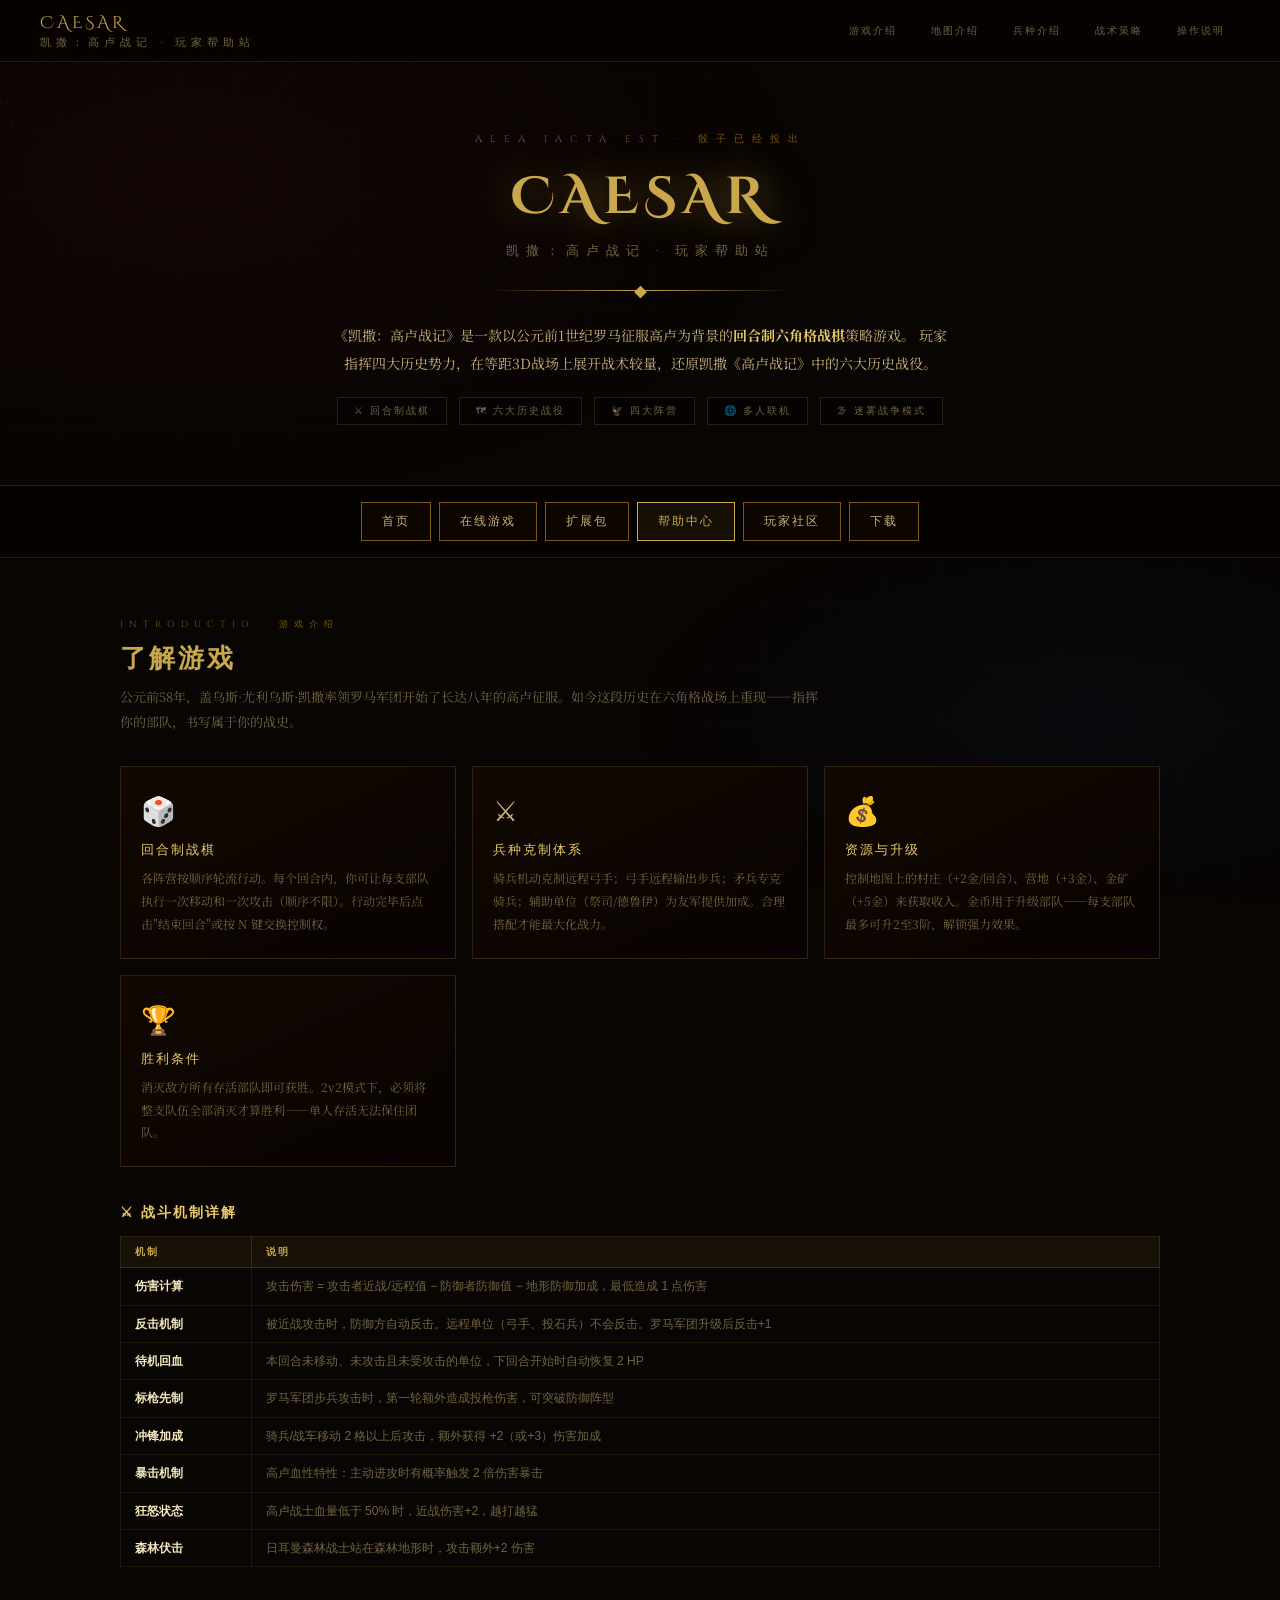
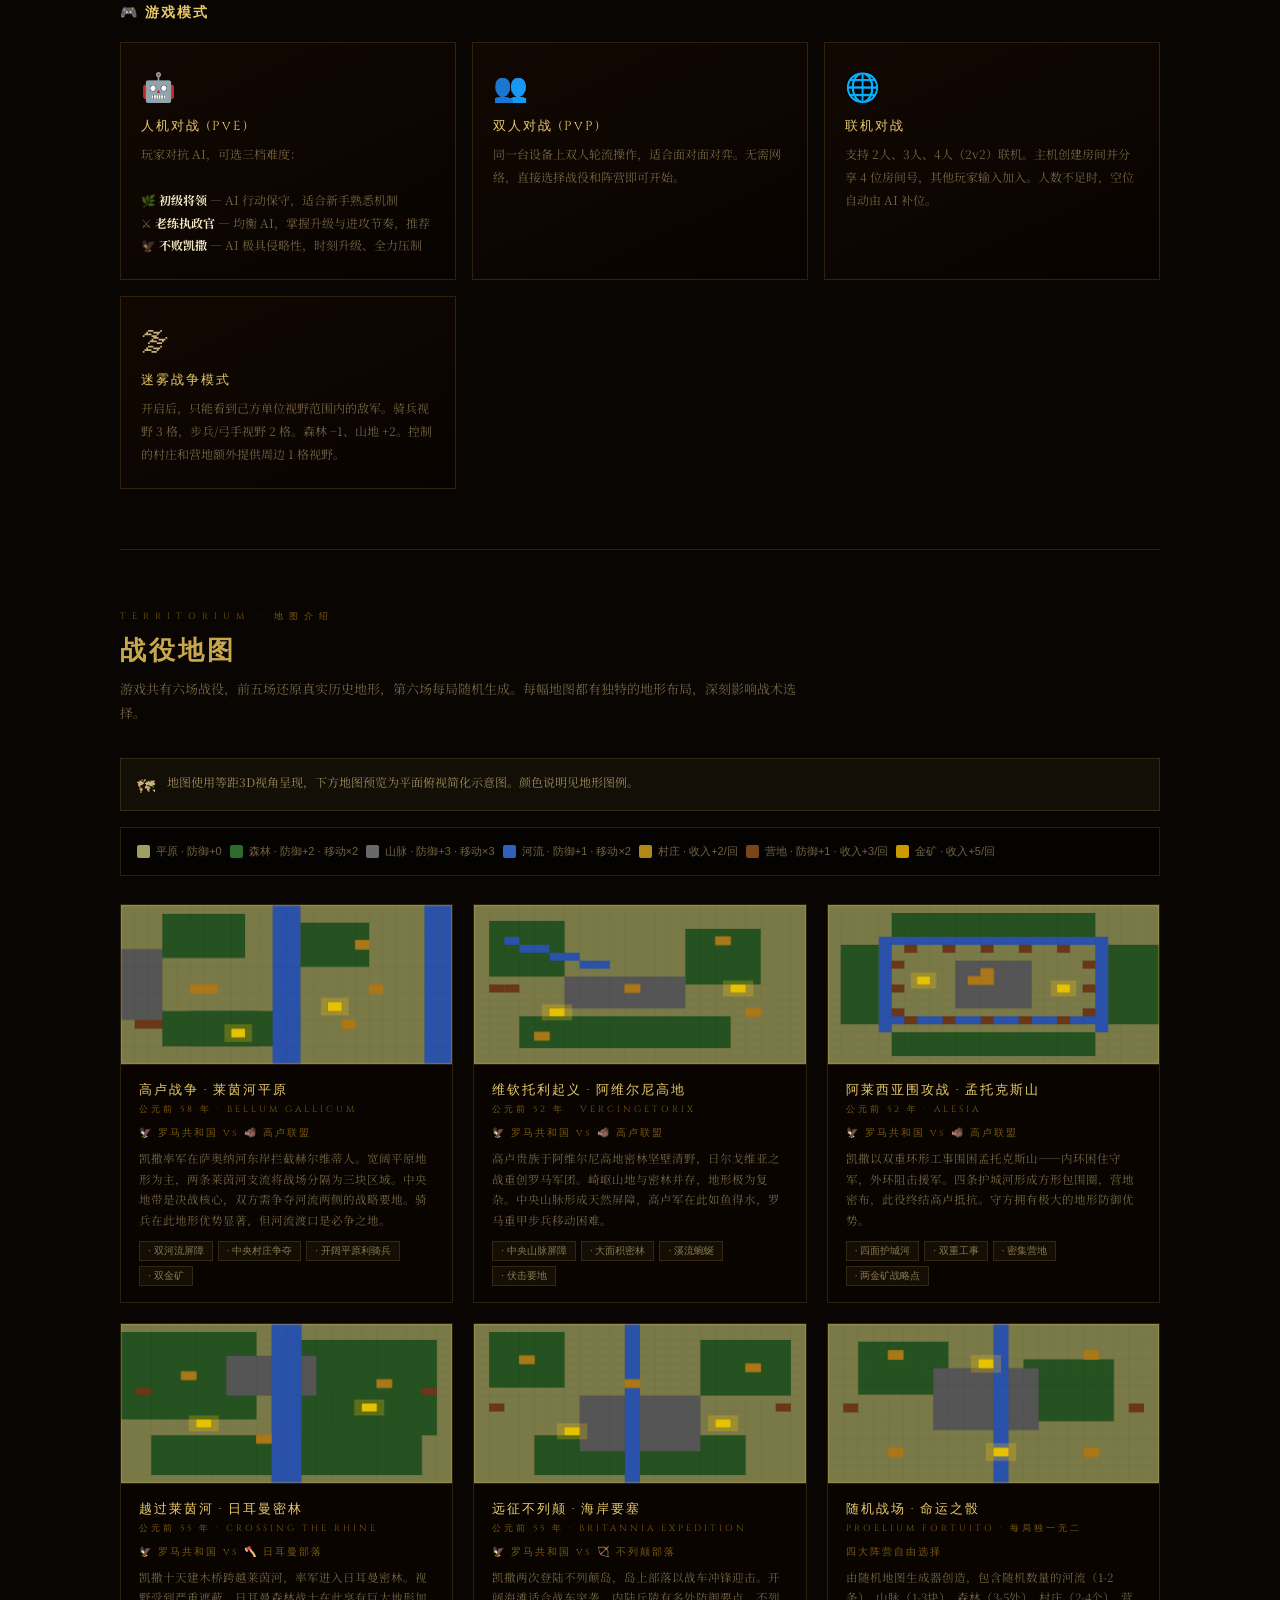
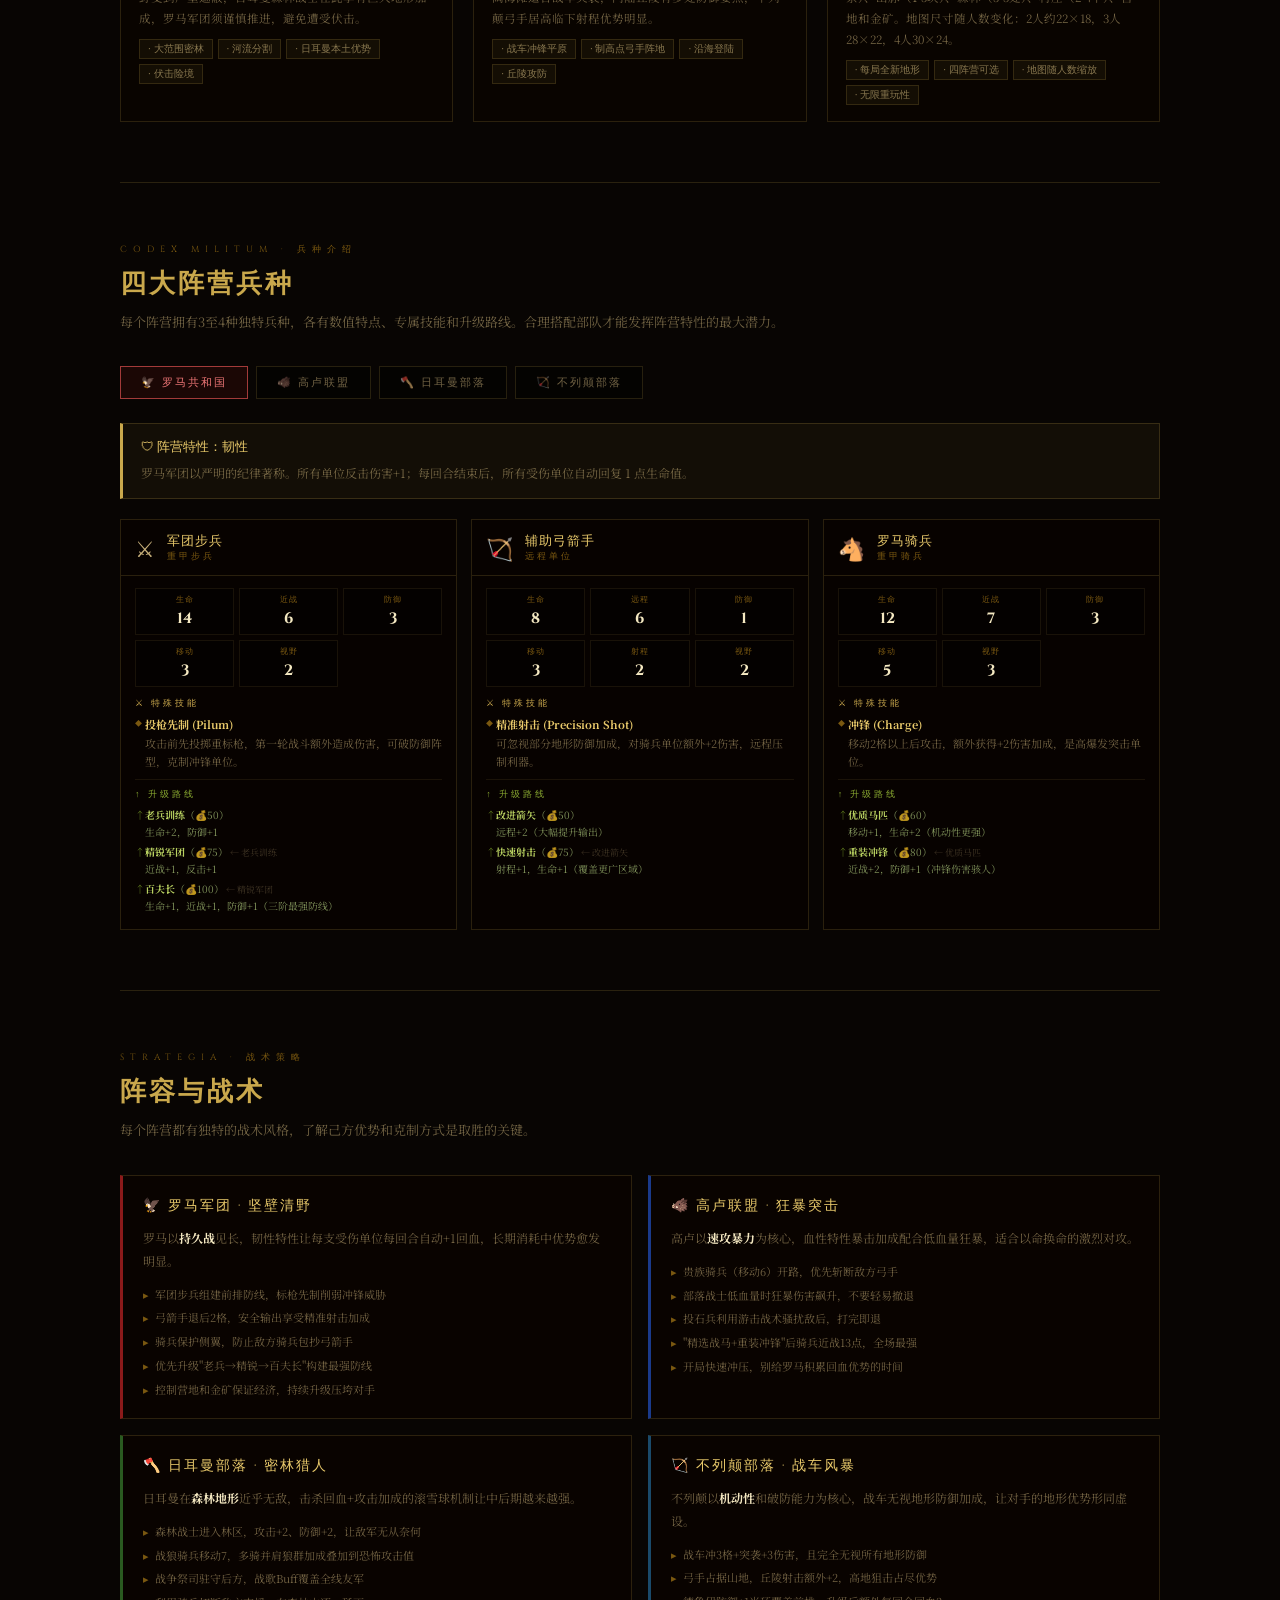
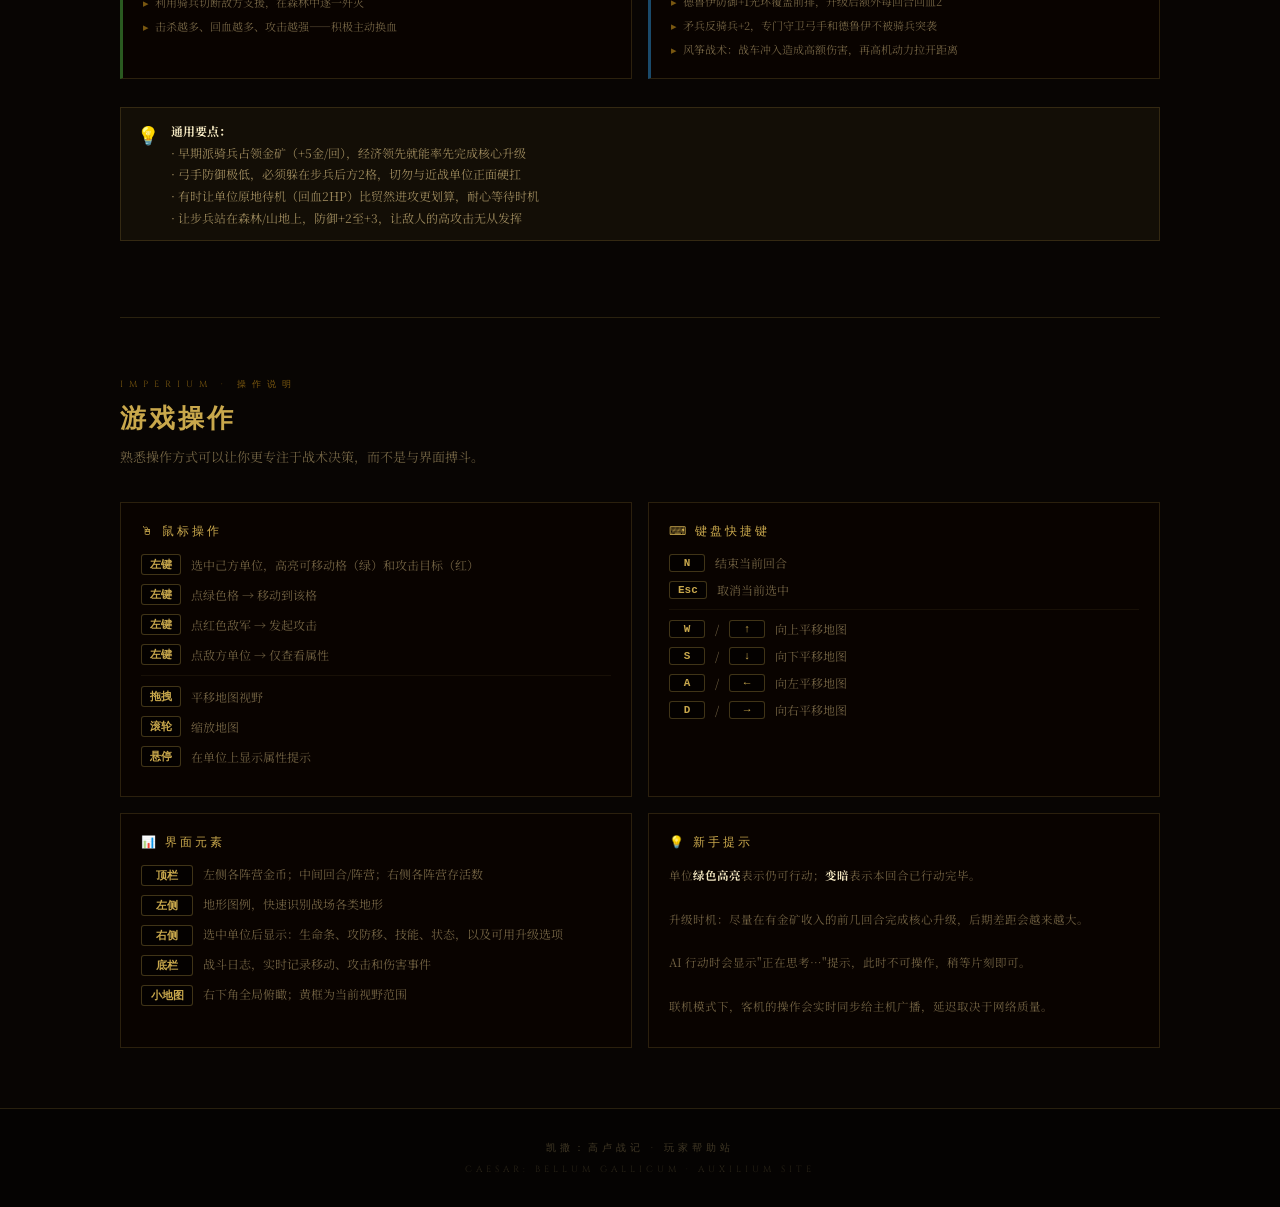
<file: help.html>
<!DOCTYPE html>
<html lang="zh">
<head>
<meta charset="UTF-8">
<meta name="viewport" content="width=device-width, initial-scale=1.0">
<title>凯撒：高卢战记 · 玩家帮助站</title>
<link rel="preconnect" href="https://fonts.googleapis.com">
<link href="https://fonts.googleapis.com/css2?family=Cinzel:wght@400;600;700;900&family=Cinzel+Decorative:wght@400;700&family=Noto+Serif+SC:wght@300;400;500&display=swap" rel="stylesheet">
<style>
:root{
  --gold:#C9A84C;--gold-l:#E8C96A;--gold-d:#7A5810;--gold-faint:rgba(201,168,76,.12);
  --parch:#F4E8C1;--parch-d:#C8B07A;--parch-dim:rgba(200,176,120,.55);
  --bg:#080503;--bg2:#0e0a05;--bg3:#14090280;
  --roman:#8B1A1A;--gaul:#1A3A8B;--germ:#2A5A20;--brit:#1A4A6A;
  --border:rgba(201,168,76,.18);
}
*{margin:0;padding:0;box-sizing:border-box;}
html{scroll-behavior:smooth;}
body{
  font-family:'Noto Serif SC',serif;
  background:var(--bg);
  color:var(--parch-d);
  min-height:100vh;
  overflow-x:hidden;
}

/* ── 背景装饰 ── */
body::before{
  content:'';position:fixed;inset:0;pointer-events:none;z-index:0;
  background:
    radial-gradient(ellipse 80% 60% at 15% 20%,rgba(139,26,26,.08) 0%,transparent 60%),
    radial-gradient(ellipse 60% 40% at 85% 80%,rgba(26,58,139,.07) 0%,transparent 60%),
    repeating-linear-gradient(0deg,transparent,transparent 58px,rgba(201,168,76,.025) 59px),
    repeating-linear-gradient(90deg,transparent,transparent 58px,rgba(201,168,76,.025) 59px);
}

/* ── HEADER ── */
#site-header{
  position:sticky;top:0;z-index:100;
  background:rgba(6,3,1,.96);
  border-bottom:1px solid var(--border);
  backdrop-filter:blur(8px);
  display:flex;align-items:center;justify-content:space-between;
  padding:0 40px;height:62px;
}
.site-logo{
  font-family:'Cinzel Decorative',serif;
  font-size:17px;color:var(--gold);
  letter-spacing:3px;
  text-shadow:0 0 20px rgba(201,168,76,.4);
  white-space:nowrap;
}
.site-logo span{font-size:11px;color:var(--parch-dim);letter-spacing:5px;display:block;margin-top:1px;}
.header-nav{display:flex;gap:4px;align-items:center;}
.hn-btn{
  padding:6px 14px;
  background:transparent;
  border:1px solid transparent;
  color:var(--parch-dim);
  font-family:'Cinzel',serif;font-size:10px;letter-spacing:2px;
  cursor:pointer;transition:all .2s;
  text-decoration:none;display:inline-block;
}
.hn-btn:hover,.hn-btn.active{color:var(--gold);border-color:var(--border);background:var(--gold-faint);}

/* ── HERO ── */
#hero{
  position:relative;overflow:hidden;
  padding:70px 40px 60px;text-align:center;
  border-bottom:1px solid var(--border);
}
#hero-canvas{position:absolute;inset:0;opacity:.18;pointer-events:none;}
.hero-label{font-size:10px;color:var(--gold-d);letter-spacing:8px;margin-bottom:16px;font-family:'Cinzel',serif;}
.hero-title{
  font-family:'Cinzel Decorative',serif;font-size:52px;
  color:var(--gold);letter-spacing:6px;
  text-shadow:0 0 40px rgba(201,168,76,.5),0 0 80px rgba(201,168,76,.2);
  animation:glow 3s ease-in-out infinite;
}
@keyframes glow{0%,100%{text-shadow:0 0 30px rgba(201,168,76,.4);}50%{text-shadow:0 0 60px rgba(201,168,76,.9),0 0 100px rgba(201,168,76,.3);}}
.hero-sub{font-size:13px;color:var(--parch-dim);letter-spacing:7px;margin:10px 0 30px;font-family:'Cinzel',serif;}
.hero-desc{
  max-width:620px;margin:0 auto;
  font-size:14px;line-height:2;color:var(--parch-d);
}
.hero-divider{
  width:300px;height:1px;margin:30px auto;
  background:linear-gradient(90deg,transparent,var(--gold),transparent);
  position:relative;
}
.hero-divider::before{content:'◆';position:absolute;left:50%;top:-8px;transform:translateX(-50%);color:var(--gold);font-size:13px;}
.hero-badges{display:flex;gap:12px;justify-content:center;flex-wrap:wrap;margin-top:20px;}
.hero-badge{
  padding:6px 16px;
  border:1px solid var(--border);
  font-family:'Cinzel',serif;font-size:10px;letter-spacing:2px;
  color:var(--parch-dim);
  background:rgba(0,0,0,.3);
}

/* ── LAYOUT ── */
.page-wrap{
  max-width:1100px;margin:0 auto;
  padding:0 30px;position:relative;z-index:1;
}
.section-block{padding:60px 0;border-bottom:1px solid var(--border);}
.section-block:last-child{border-bottom:none;}
.sec-label{font-size:9px;color:var(--gold-d);letter-spacing:6px;font-family:'Cinzel',serif;margin-bottom:10px;}
.sec-title{
  font-family:'Cinzel Decorative',serif;font-size:26px;
  color:var(--gold);letter-spacing:3px;margin-bottom:8px;
}
.sec-desc{font-size:13px;color:var(--parch-dim);line-height:1.9;margin-bottom:32px;max-width:700px;}

/* ── 卡片 ── */
.cards-grid{display:grid;grid-template-columns:repeat(auto-fit,minmax(280px,1fr));gap:16px;margin-top:20px;}
.card{
  background:linear-gradient(155deg,rgba(18,8,2,.98),rgba(8,3,0,.98));
  border:1px solid var(--border);
  padding:22px 20px;
  transition:all .28s;
  position:relative;overflow:hidden;
}
.card::before{
  content:'';position:absolute;top:0;left:0;right:0;height:2px;
  background:linear-gradient(90deg,transparent,var(--gold),transparent);
  opacity:0;transition:opacity .3s;
}
.card:hover{border-color:rgba(201,168,76,.4);transform:translateY(-3px);box-shadow:0 12px 40px rgba(0,0,0,.5);}
.card:hover::before{opacity:1;}
.card-icon{font-size:28px;margin-bottom:12px;}
.card-title{font-family:'Cinzel',serif;font-size:13px;color:var(--gold-l);letter-spacing:2px;margin-bottom:8px;}
.card-text{font-size:12px;line-height:1.9;color:var(--parch-dim);}

/* ── 地图区 ── */
.map-grid{display:grid;grid-template-columns:repeat(auto-fit,minmax(320px,1fr));gap:20px;margin-top:20px;}
.map-card{
  background:rgba(10,5,1,.97);
  border:1px solid var(--border);
  overflow:hidden;
  transition:all .28s;
}
.map-card:hover{border-color:rgba(201,168,76,.45);box-shadow:0 10px 40px rgba(0,0,0,.6);}
.map-preview{
  width:100%;height:160px;display:block;
  border-bottom:1px solid var(--border);
}
.map-info{padding:16px 18px;}
.map-title{font-family:'Cinzel',serif;font-size:13px;color:var(--gold-l);letter-spacing:2px;margin-bottom:4px;}
.map-era{font-size:9px;color:var(--gold-d);letter-spacing:3px;margin-bottom:10px;font-family:'Cinzel',serif;}
.map-desc{font-size:11.5px;line-height:1.8;color:var(--parch-dim);margin-bottom:10px;}
.map-tags{display:flex;flex-wrap:wrap;gap:5px;}
.map-tag{
  padding:2px 8px;font-size:10px;font-family:sans-serif;
  background:rgba(201,168,76,.06);border:1px solid rgba(201,168,76,.18);
  color:rgba(200,176,120,.65);
}

/* ── 地形图例 ── */
.terrain-bar{
  display:flex;flex-wrap:wrap;gap:8px;margin:16px 0 28px;
  padding:16px;background:rgba(0,0,0,.3);border:1px solid var(--border);
}
.t-item{display:flex;align-items:center;gap:6px;font-size:11px;color:var(--parch-dim);font-family:sans-serif;}
.t-dot{width:13px;height:13px;border-radius:2px;flex-shrink:0;}

/* ── 兵种区 ── */
.faction-tabs{display:flex;gap:8px;flex-wrap:wrap;margin-bottom:24px;}
.faction-tab{
  padding:8px 20px;cursor:pointer;transition:all .2s;
  background:rgba(0,0,0,.4);border:1px solid var(--border);
  font-family:'Cinzel',serif;font-size:11px;letter-spacing:2px;color:var(--parch-dim);
}
.faction-tab:hover{border-color:rgba(201,168,76,.35);color:var(--parch);}
.faction-tab.roman.active{border-color:rgba(220,80,80,.7);color:#E77;background:rgba(139,26,26,.15);}
.faction-tab.gaul.active{border-color:rgba(80,100,230,.7);color:#99F;background:rgba(26,58,139,.15);}
.faction-tab.germanic.active{border-color:rgba(80,180,80,.7);color:#7D7;background:rgba(40,100,30,.15);}
.faction-tab.britannic.active{border-color:rgba(80,160,220,.7);color:#7BD;background:rgba(26,74,106,.15);}

.faction-pane{display:none;}
.faction-pane.active{display:block;}

.trait-box{
  padding:14px 18px;margin-bottom:20px;
  background:rgba(201,168,76,.06);border:1px solid rgba(201,168,76,.2);
  border-left:3px solid var(--gold);
}
.trait-name{font-family:'Cinzel',serif;font-size:13px;color:var(--gold-l);margin-bottom:6px;}
.trait-desc{font-size:12px;line-height:1.8;color:var(--parch-dim);}

.unit-list{display:grid;grid-template-columns:repeat(auto-fit,minmax(280px,1fr));gap:14px;}
.unit-card{
  background:rgba(8,3,0,.98);
  border:1px solid var(--border);
  overflow:hidden;
  transition:border-color .2s;
}
.unit-card:hover{border-color:rgba(201,168,76,.38);}
.unit-head{
  padding:12px 14px;
  border-bottom:1px solid var(--border);
  display:flex;align-items:center;gap:12px;
}
.unit-icon{font-size:22px;}
.unit-name{font-family:'Cinzel',serif;font-size:13px;color:var(--gold-l);letter-spacing:1px;}
.unit-type{font-size:9px;color:var(--gold-d);letter-spacing:3px;font-family:'Cinzel',serif;}
.unit-body{padding:12px 14px;}
.stats-grid{display:grid;grid-template-columns:repeat(3,1fr);gap:5px;margin-bottom:10px;}
.stat-box{background:rgba(0,0,0,.4);border:1px solid rgba(201,168,76,.1);padding:5px 8px;text-align:center;}
.stat-label{font-size:8px;color:var(--gold-d);letter-spacing:1px;font-family:'Cinzel',serif;display:block;}
.stat-val{font-size:15px;color:var(--parch);font-weight:700;font-family:'Cinzel',serif;}
.abil-box{margin-bottom:8px;}
.abil-title{font-size:9px;color:var(--gold);letter-spacing:3px;font-family:'Cinzel',serif;margin-bottom:5px;}
.abil-item{font-size:11px;color:var(--parch-dim);line-height:1.7;padding-left:10px;position:relative;margin-bottom:3px;}
.abil-item::before{content:'◆';position:absolute;left:0;top:3px;color:var(--gold-d);font-size:7px;}
.upg-box{border-top:1px solid rgba(201,168,76,.1);padding-top:8px;}
.upg-title{font-size:9px;color:#8aaa30;letter-spacing:3px;font-family:'Cinzel',serif;margin-bottom:5px;}
.upg-item{font-size:10px;color:rgba(170,196,120,.75);line-height:1.7;padding-left:10px;position:relative;margin-bottom:3px;}
.upg-item::before{content:'↑';position:absolute;left:0;top:0;color:#6a8a20;font-size:10px;}

/* ── 战术区 ── */
.strategy-grid{display:grid;grid-template-columns:1fr 1fr;gap:16px;margin-top:16px;}
@media(max-width:700px){.strategy-grid{grid-template-columns:1fr;}}
.strat-card{
  background:rgba(10,4,1,.97);border:1px solid var(--border);
  padding:20px;
  transition:all .25s;
}
.strat-card:hover{border-color:rgba(201,168,76,.38);transform:translateY(-2px);}
.strat-card.roman{border-left:3px solid #8B1A1A;}
.strat-card.gaul{border-left:3px solid #1A3A8B;}
.strat-card.germanic{border-left:3px solid #2A5A20;}
.strat-card.britannic{border-left:3px solid #1A4A6A;}
.strat-head{font-family:'Cinzel',serif;font-size:14px;color:var(--gold-l);letter-spacing:2px;margin-bottom:12px;}
.strat-text{font-size:12px;line-height:1.9;color:var(--parch-dim);}
.strat-tips{margin-top:12px;display:flex;flex-direction:column;gap:5px;}
.strat-tip{
  font-size:11px;color:var(--parch-dim);line-height:1.7;
  padding-left:12px;position:relative;
}
.strat-tip::before{content:'▸';position:absolute;left:0;color:var(--gold-d);}

/* ── 操作说明 ── */
.controls-grid{display:grid;grid-template-columns:1fr 1fr;gap:16px;margin-top:16px;}
@media(max-width:700px){.controls-grid{grid-template-columns:1fr;}}
.ctrl-card{background:rgba(10,4,1,.97);border:1px solid var(--border);padding:20px;}
.ctrl-title{font-family:'Cinzel',serif;font-size:12px;color:var(--gold);letter-spacing:3px;margin-bottom:14px;}
.ctrl-row{display:flex;align-items:center;gap:10px;margin-bottom:9px;font-size:12px;color:var(--parch-dim);}
.key{
  display:inline-block;min-width:36px;text-align:center;
  background:rgba(0,0,0,.5);border:1px solid rgba(201,168,76,.3);
  border-radius:3px;padding:2px 8px;font-size:11px;color:var(--gold);
  font-family:monospace;font-weight:bold;flex-shrink:0;
}
.ctrl-sep{height:1px;background:rgba(201,168,76,.08);margin:10px 0;}

/* ── 规则表 ── */
.rules-table{width:100%;border-collapse:collapse;margin:14px 0;font-size:12px;}
.rules-table th{
  padding:8px 14px;text-align:left;
  background:rgba(201,168,76,.08);
  border:1px solid var(--border);
  font-family:'Cinzel',serif;font-size:10px;letter-spacing:2px;color:var(--gold);
}
.rules-table td{
  padding:8px 14px;border:1px solid rgba(201,168,76,.1);
  color:var(--parch-dim);line-height:1.7;font-family:sans-serif;
}
.rules-table tr:hover td{background:rgba(201,168,76,.04);}

/* ── TIP BOX ── */
.tip-box{
  display:flex;gap:12px;align-items:flex-start;
  background:rgba(201,168,76,.06);border:1px solid rgba(201,168,76,.18);
  padding:12px 16px;margin:16px 0;
}
.tip-icon{font-size:18px;flex-shrink:0;margin-top:1px;}
.tip-text{font-size:12px;line-height:1.8;color:rgba(200,176,120,.75);}

/* ── FOOTER ── */
footer{
  padding:32px;text-align:center;
  border-top:1px solid var(--border);
  background:rgba(0,0,0,.3);
  font-size:10px;color:rgba(200,176,120,.3);
  letter-spacing:4px;font-family:'Cinzel',serif;
  position:relative;z-index:1;
}

/* ── 滚动条 ── */
::-webkit-scrollbar{width:5px;}
::-webkit-scrollbar-track{background:rgba(0,0,0,.3);}
::-webkit-scrollbar-thumb{background:rgba(201,168,76,.3);border-radius:2px;}

/* ── 站点导航栏（与其他页面 .navbar 完全一致） ── */
.site-navbar{
  display:flex;gap:8px;flex-wrap:wrap;justify-content:center;
  padding:16px 30px;
  background:rgba(6,3,1,.92);
  border-bottom:1px solid rgba(201,168,76,.18);
  position:relative;z-index:1;
}
.site-navbar a{
  padding:10px 20px;
  background:rgba(14,6,1,.88);
  border:1px solid var(--gold-d);
  color:var(--parch-d);
  text-decoration:none;
  font-family:'Cinzel',serif;
  font-size:12px;
  letter-spacing:2px;
  transition:all .2s;
}
.site-navbar a:hover,
.site-navbar a.active{
  border-color:var(--gold);
  color:var(--gold);
  background:rgba(201,168,76,.08);
}

/* ── 响应式 ── */
@media(max-width:600px){
  .hero-title{font-size:32px;}
  .site-logo{font-size:13px;}
  #site-header{padding:0 16px;}
  .page-wrap{padding:0 16px;}
  .header-nav{display:none;}
  .site-navbar{padding:12px 16px;}
  .site-navbar a{padding:8px 14px;font-size:11px;}
}
</style>
</head>
<body>

<!-- HEADER -->
<header id="site-header">
  <div class="site-logo">
    CAESAR
    <span>凯撒：高卢战记 · 玩家帮助站</span>
  </div>
  <nav class="header-nav">
    <a href="#intro"    class="hn-btn">游戏介绍</a>
    <a href="#maps"     class="hn-btn">地图介绍</a>
    <a href="#units"    class="hn-btn">兵种介绍</a>
    <a href="#strategy" class="hn-btn">战术策略</a>
    <a href="#controls" class="hn-btn">操作说明</a>
  </nav>
</header>

<!-- HERO -->
<section id="hero">
  <canvas id="hero-canvas"></canvas>
  <div class="hero-label">ALEA IACTA EST · 骰子已经投出</div>
  <h1 class="hero-title">CAESAR</h1>
  <div class="hero-sub">凯撒：高卢战记 · 玩家帮助站</div>
  <div class="hero-divider"></div>
  <p class="hero-desc">
    《凯撒：高卢战记》是一款以公元前1世纪罗马征服高卢为背景的<strong style="color:var(--gold-l)">回合制六角格战棋</strong>策略游戏。
    玩家指挥四大历史势力，在等距3D战场上展开战术较量，还原凯撒《高卢战记》中的六大历史战役。
  </p>
  <div class="hero-badges">
    <span class="hero-badge">⚔ 回合制战棋</span>
    <span class="hero-badge">🗺 六大历史战役</span>
    <span class="hero-badge">🦅 四大阵营</span>
    <span class="hero-badge">🌐 多人联机</span>
    <span class="hero-badge">🌫 迷雾战争模式</span>
  </div>
</section>

<!-- 站点导航 -->
<nav class="site-navbar">
  <a href="index.html">首页</a>
  <a href="play.html">在线游戏</a>
  <a href="expansion.html">扩展包</a>
  <a href="help.html" class="active">帮助中心</a>
  <a href="community.html">玩家社区</a>
  <a href="download.html">下载</a>
</nav>

<main class="page-wrap">

<!-- ══ 游戏介绍 ══ -->
<section id="intro" class="section-block">
  <div class="sec-label">INTRODUCTIO · 游戏介绍</div>
  <h2 class="sec-title">了解游戏</h2>
  <p class="sec-desc">公元前58年，盖乌斯·尤利乌斯·凯撒率领罗马军团开始了长达八年的高卢征服。如今这段历史在六角格战场上重现——指挥你的部队，书写属于你的战史。</p>

  <div class="cards-grid">
    <div class="card">
      <div class="card-icon">🎲</div>
      <div class="card-title">回合制战棋</div>
      <div class="card-text">各阵营按顺序轮流行动。每个回合内，你可让每支部队执行一次移动和一次攻击（顺序不限）。行动完毕后点击"结束回合"或按 N 键交换控制权。</div>
    </div>
    <div class="card">
      <div class="card-icon">⚔</div>
      <div class="card-title">兵种克制体系</div>
      <div class="card-text">骑兵机动克制远程弓手；弓手远程输出步兵；矛兵专克骑兵；辅助单位（祭司/德鲁伊）为友军提供加成。合理搭配才能最大化战力。</div>
    </div>
    <div class="card">
      <div class="card-icon">💰</div>
      <div class="card-title">资源与升级</div>
      <div class="card-text">控制地图上的村庄（+2金/回合）、营地（+3金）、金矿（+5金）来获取收入。金币用于升级部队——每支部队最多可升2至3阶，解锁强力效果。</div>
    </div>
    <div class="card">
      <div class="card-icon">🏆</div>
      <div class="card-title">胜利条件</div>
      <div class="card-text">消灭敌方所有存活部队即可获胜。2v2模式下，必须将整支队伍全部消灭才算胜利——单人存活无法保住团队。</div>
    </div>
  </div>

  <h3 style="font-family:'Cinzel',serif;font-size:14px;color:var(--gold-l);letter-spacing:2px;margin:36px 0 14px;">⚔ 战斗机制详解</h3>
  <table class="rules-table">
    <thead><tr><th>机制</th><th>说明</th></tr></thead>
    <tbody>
      <tr><td><strong style="color:var(--parch)">伤害计算</strong></td><td>攻击伤害 = 攻击者近战/远程值 − 防御者防御值 − 地形防御加成，最低造成 1 点伤害</td></tr>
      <tr><td><strong style="color:var(--parch)">反击机制</strong></td><td>被近战攻击时，防御方自动反击。远程单位（弓手、投石兵）不会反击。罗马军团升级后反击+1</td></tr>
      <tr><td><strong style="color:var(--parch)">待机回血</strong></td><td>本回合未移动、未攻击且未受攻击的单位，下回合开始时自动恢复 2 HP</td></tr>
      <tr><td><strong style="color:var(--parch)">标枪先制</strong></td><td>罗马军团步兵攻击时，第一轮额外造成投枪伤害，可突破防御阵型</td></tr>
      <tr><td><strong style="color:var(--parch)">冲锋加成</strong></td><td>骑兵/战车移动 2 格以上后攻击，额外获得 +2（或+3）伤害加成</td></tr>
      <tr><td><strong style="color:var(--parch)">暴击机制</strong></td><td>高卢血性特性：主动进攻时有概率触发 2 倍伤害暴击</td></tr>
      <tr><td><strong style="color:var(--parch)">狂怒状态</strong></td><td>高卢战士血量低于 50% 时，近战伤害+2，越打越猛</td></tr>
      <tr><td><strong style="color:var(--parch)">森林伏击</strong></td><td>日耳曼森林战士站在森林地形时，攻击额外+2 伤害</td></tr>
    </tbody>
  </table>

  <h3 style="font-family:'Cinzel',serif;font-size:14px;color:var(--gold-l);letter-spacing:2px;margin:36px 0 14px;">🎮 游戏模式</h3>
  <div class="cards-grid">
    <div class="card">
      <div class="card-icon">🤖</div>
      <div class="card-title">人机对战 (PvE)</div>
      <div class="card-text">玩家对抗 AI，可选三档难度：<br><br>🌿 <strong style="color:var(--parch)">初级将领</strong> — AI 行动保守，适合新手熟悉机制<br>⚔ <strong style="color:var(--parch)">老练执政官</strong> — 均衡 AI，掌握升级与进攻节奏，推荐<br>🦅 <strong style="color:var(--parch)">不败凯撒</strong> — AI 极具侵略性，时刻升级、全力压制</div>
    </div>
    <div class="card">
      <div class="card-icon">👥</div>
      <div class="card-title">双人对战 (PvP)</div>
      <div class="card-text">同一台设备上双人轮流操作，适合面对面对弈。无需网络，直接选择战役和阵营即可开始。</div>
    </div>
    <div class="card">
      <div class="card-icon">🌐</div>
      <div class="card-title">联机对战</div>
      <div class="card-text">支持 2人、3人、4人（2v2）联机。主机创建房间并分享 4 位房间号，其他玩家输入加入。人数不足时，空位自动由 AI 补位。</div>
    </div>
    <div class="card">
      <div class="card-icon">🌫</div>
      <div class="card-title">迷雾战争模式</div>
      <div class="card-text">开启后，只能看到己方单位视野范围内的敌军。骑兵视野 3 格，步兵/弓手视野 2 格。森林 −1、山地 +2。控制的村庄和营地额外提供周边 1 格视野。</div>
    </div>
  </div>
</section>

<!-- ══ 地图介绍 ══ -->
<section id="maps" class="section-block">
  <div class="sec-label">TERRITORIUM · 地图介绍</div>
  <h2 class="sec-title">战役地图</h2>
  <p class="sec-desc">游戏共有六场战役，前五场还原真实历史地形，第六场每局随机生成。每幅地图都有独特的地形布局，深刻影响战术选择。</p>

  <div class="tip-box">
    <span class="tip-icon">🗺</span>
    <span class="tip-text">地图使用等距3D视角呈现，下方地图预览为平面俯视简化示意图。颜色说明见地形图例。</span>
  </div>

  <div class="terrain-bar">
    <div class="t-item"><div class="t-dot" style="background:#9E9E60"></div>平原 · 防御+0</div>
    <div class="t-item"><div class="t-dot" style="background:#2D6A2D"></div>森林 · 防御+2 · 移动×2</div>
    <div class="t-item"><div class="t-dot" style="background:#686868"></div>山脉 · 防御+3 · 移动×3</div>
    <div class="t-item"><div class="t-dot" style="background:#3060BB"></div>河流 · 防御+1 · 移动×2</div>
    <div class="t-item"><div class="t-dot" style="background:#B08818"></div>村庄 · 收入+2/回</div>
    <div class="t-item"><div class="t-dot" style="background:#784418"></div>营地 · 防御+1 · 收入+3/回</div>
    <div class="t-item"><div class="t-dot" style="background:#CC9800"></div>金矿 · 收入+5/回</div>
  </div>

  <div class="map-grid" id="map-grid"></div>
</section>

<!-- ══ 兵种介绍 ══ -->
<section id="units" class="section-block">
  <div class="sec-label">CODEX MILITUM · 兵种介绍</div>
  <h2 class="sec-title">四大阵营兵种</h2>
  <p class="sec-desc">每个阵营拥有3至4种独特兵种，各有数值特点、专属技能和升级路线。合理搭配部队才能发挥阵营特性的最大潜力。</p>

  <div class="faction-tabs">
    <button class="faction-tab roman active"  onclick="switchFaction('roman')">🦅 罗马共和国</button>
    <button class="faction-tab gaul"           onclick="switchFaction('gaul')">🐗 高卢联盟</button>
    <button class="faction-tab germanic"       onclick="switchFaction('germanic')">🪓 日耳曼部落</button>
    <button class="faction-tab britannic"      onclick="switchFaction('britannic')">🏹 不列颠部落</button>
  </div>

  <div id="unit-panes"></div>
</section>

<!-- ══ 战术策略 ══ -->
<section id="strategy" class="section-block">
  <div class="sec-label">STRATEGIA · 战术策略</div>
  <h2 class="sec-title">阵容与战术</h2>
  <p class="sec-desc">每个阵营都有独特的战术风格，了解己方优势和克制方式是取胜的关键。</p>

  <div class="strategy-grid">
    <div class="strat-card roman">
      <div class="strat-head">🦅 罗马军团 · 坚壁清野</div>
      <div class="strat-text">罗马以<strong style="color:var(--parch)">持久战</strong>见长，韧性特性让每支受伤单位每回合自动+1回血，长期消耗中优势愈发明显。</div>
      <div class="strat-tips">
        <div class="strat-tip">军团步兵组建前排防线，标枪先制削弱冲锋威胁</div>
        <div class="strat-tip">弓箭手退后2格，安全输出享受精准射击加成</div>
        <div class="strat-tip">骑兵保护侧翼，防止敌方骑兵包抄弓箭手</div>
        <div class="strat-tip">优先升级"老兵→精锐→百夫长"构建最强防线</div>
        <div class="strat-tip">控制营地和金矿保证经济，持续升级压垮对手</div>
      </div>
    </div>
    <div class="strat-card gaul">
      <div class="strat-head">🐗 高卢联盟 · 狂暴突击</div>
      <div class="strat-text">高卢以<strong style="color:var(--parch)">速攻暴力</strong>为核心，血性特性暴击加成配合低血量狂暴，适合以命换命的激烈对攻。</div>
      <div class="strat-tips">
        <div class="strat-tip">贵族骑兵（移动6）开路，优先斩断敌方弓手</div>
        <div class="strat-tip">部落战士低血量时狂暴伤害飙升，不要轻易撤退</div>
        <div class="strat-tip">投石兵利用游击战术骚扰敌后，打完即退</div>
        <div class="strat-tip">"精选战马+重装冲锋"后骑兵近战13点，全场最强</div>
        <div class="strat-tip">开局快速冲压，别给罗马积累回血优势的时间</div>
      </div>
    </div>
    <div class="strat-card germanic">
      <div class="strat-head">🪓 日耳曼部落 · 密林猎人</div>
      <div class="strat-text">日耳曼在<strong style="color:var(--parch)">森林地形</strong>近乎无敌，击杀回血+攻击加成的滚雪球机制让中后期越来越强。</div>
      <div class="strat-tips">
        <div class="strat-tip">森林战士进入林区，攻击+2、防御+2，让敌军无从奈何</div>
        <div class="strat-tip">战狼骑兵移动7，多骑并肩狼群加成叠加到恐怖攻击值</div>
        <div class="strat-tip">战争祭司驻守后方，战歌Buff覆盖全线友军</div>
        <div class="strat-tip">利用骑兵切断敌方支援，在森林中逐一歼灭</div>
        <div class="strat-tip">击杀越多、回血越多、攻击越强——积极主动换血</div>
      </div>
    </div>
    <div class="strat-card britannic">
      <div class="strat-head">🏹 不列颠部落 · 战车风暴</div>
      <div class="strat-text">不列颠以<strong style="color:var(--parch)">机动性</strong>和破防能力为核心，战车无视地形防御加成，让对手的地形优势形同虚设。</div>
      <div class="strat-tips">
        <div class="strat-tip">战车冲3格+突袭+3伤害，且完全无视所有地形防御</div>
        <div class="strat-tip">弓手占据山地，丘陵射击额外+2，高地狙击占尽优势</div>
        <div class="strat-tip">德鲁伊防御+1光环覆盖前排，升级后额外每回合回血2</div>
        <div class="strat-tip">矛兵反骑兵+2，专门守卫弓手和德鲁伊不被骑兵突袭</div>
        <div class="strat-tip">风筝战术：战车冲入造成高额伤害，再高机动力拉开距离</div>
      </div>
    </div>
  </div>

  <div class="tip-box" style="margin-top:28px;">
    <span class="tip-icon">💡</span>
    <div class="tip-text">
      <strong style="color:var(--parch)">通用要点：</strong><br>
      · 早期派骑兵占领金矿（+5金/回），经济领先就能率先完成核心升级<br>
      · 弓手防御极低，必须躲在步兵后方2格，切勿与近战单位正面硬扛<br>
      · 有时让单位原地待机（回血2HP）比贸然进攻更划算，耐心等待时机<br>
      · 让步兵站在森林/山地上，防御+2至+3，让敌人的高攻击无从发挥
    </div>
  </div>
</section>

<!-- ══ 操作说明 ══ -->
<section id="controls" class="section-block">
  <div class="sec-label">IMPERIUM · 操作说明</div>
  <h2 class="sec-title">游戏操作</h2>
  <p class="sec-desc">熟悉操作方式可以让你更专注于战术决策，而不是与界面搏斗。</p>

  <div class="controls-grid">
    <div class="ctrl-card">
      <div class="ctrl-title">🖱 鼠标操作</div>
      <div class="ctrl-row"><span class="key">左键</span> 选中己方单位，高亮可移动格（绿）和攻击目标（红）</div>
      <div class="ctrl-row"><span class="key">左键</span> 点绿色格 → 移动到该格</div>
      <div class="ctrl-row"><span class="key">左键</span> 点红色敌军 → 发起攻击</div>
      <div class="ctrl-row"><span class="key">左键</span> 点敌方单位 → 仅查看属性</div>
      <div class="ctrl-sep"></div>
      <div class="ctrl-row"><span class="key">拖拽</span> 平移地图视野</div>
      <div class="ctrl-row"><span class="key">滚轮</span> 缩放地图</div>
      <div class="ctrl-row"><span class="key">悬停</span> 在单位上显示属性提示</div>
    </div>
    <div class="ctrl-card">
      <div class="ctrl-title">⌨ 键盘快捷键</div>
      <div class="ctrl-row"><span class="key">N</span> 结束当前回合</div>
      <div class="ctrl-row"><span class="key">Esc</span> 取消当前选中</div>
      <div class="ctrl-sep"></div>
      <div class="ctrl-row"><span class="key">W</span> / <span class="key">↑</span> 向上平移地图</div>
      <div class="ctrl-row"><span class="key">S</span> / <span class="key">↓</span> 向下平移地图</div>
      <div class="ctrl-row"><span class="key">A</span> / <span class="key">←</span> 向左平移地图</div>
      <div class="ctrl-row"><span class="key">D</span> / <span class="key">→</span> 向右平移地图</div>
    </div>
    <div class="ctrl-card">
      <div class="ctrl-title">📊 界面元素</div>
      <div class="ctrl-row" style="align-items:flex-start;"><span class="key" style="min-width:52px;">顶栏</span> 左侧各阵营金币；中间回合/阵营；右侧各阵营存活数</div>
      <div class="ctrl-row" style="align-items:flex-start;"><span class="key" style="min-width:52px;">左侧</span> 地形图例，快速识别战场各类地形</div>
      <div class="ctrl-row" style="align-items:flex-start;"><span class="key" style="min-width:52px;">右侧</span> 选中单位后显示：生命条、攻防移、技能、状态，以及可用升级选项</div>
      <div class="ctrl-row" style="align-items:flex-start;"><span class="key" style="min-width:52px;">底栏</span> 战斗日志，实时记录移动、攻击和伤害事件</div>
      <div class="ctrl-row" style="align-items:flex-start;"><span class="key" style="min-width:52px;">小地图</span> 右下角全局俯瞰；黄框为当前视野范围</div>
    </div>
    <div class="ctrl-card">
      <div class="ctrl-title">💡 新手提示</div>
      <div class="ctrl-row" style="align-items:flex-start;font-size:11.5px;display:block;line-height:1.9;color:var(--parch-dim);">
        单位<strong style="color:var(--parch)">绿色高亮</strong>表示仍可行动；<strong style="color:var(--parch)">变暗</strong>表示本回合已行动完毕。<br><br>
        升级时机：尽量在有金矿收入的前几回合完成核心升级，后期差距会越来越大。<br><br>
        AI 行动时会显示"正在思考…"提示，此时不可操作，稍等片刻即可。<br><br>
        联机模式下，客机的操作会实时同步给主机广播，延迟取决于网络质量。
      </div>
    </div>
  </div>
</section>

</main>

<footer>
  <div>凯撒：高卢战记 · 玩家帮助站</div>
  <div style="margin-top:8px;font-size:9px;color:rgba(200,176,120,.18);">CAESAR: BELLUM GALLICUM · AUXILIUM SITE</div>
</footer>

<script>
// ── 地图数据 ──────────────────────────────────────────────────
const MAP_DATA = [
  {
    id:0, name:'高卢战争', sub:'莱茵河平原',
    era:'公元前 58 年 · BELLUM GALLICUM',
    factions:'🦅 罗马共和国 vs 🐗 高卢联盟',
    desc:'凯撒率军在萨奥纳河东岸拦截赫尔维蒂人。宽阔平原地形为主，两条莱茵河支流将战场分隔为三块区域。中央地带是决战核心，双方需争夺河流两侧的战略要地。骑兵在此地形优势显著，但河流渡口是必争之地。',
    tags:['双河流屏障','中央村庄争夺','开阔平原利骑兵','双金矿'],
    layout:{w:24,h:18,
      rivers:[[11,'v'],[12,'v'],[22,'v'],[23,'v']],
      forests:[{q0:3,r0:1,q1:9,r1:6},{q0:3,r0:12,r1:16,q1:10},{q0:13,r0:2,q1:18,r1:7},{q0:5,r0:12,q1:13,r1:16}],
      mts:[{q0:0,r0:5,q1:3,r1:13}],
      vils:[[5,9],[6,9],[17,4],[18,9],[16,13]],
      camps:[[1,13],[2,13]],mines:[[8,14],[15,11]]}
  },
  {
    id:1, name:'维钦托利起义', sub:'阿维尔尼高地',
    era:'公元前 52 年 · VERCINGETORIX',
    factions:'🦅 罗马共和国 vs 🐗 高卢联盟',
    desc:'高卢贵族于阿维尔尼高地密林坚壁清野，日尔戈维亚之战重创罗马军团。崎岖山地与密林并存，地形极为复杂。中央山脉形成天然屏障，高卢军在此如鱼得水，罗马重甲步兵移动困难。',
    tags:['中央山脉屏障','大面积密林','溪流蜿蜒','伏击要地'],
    layout:{w:22,h:20,
      rivers:[{type:'path',pts:[[2,4],[3,5],[4,5],[5,6],[6,6],[7,7],[8,7]]}],
      forests:[{q0:1,r0:2,q1:6,r1:9},{q0:14,r0:3,q1:19,r1:10},{q0:3,r0:14,q1:17,r1:18}],
      mts:[{q0:6,r0:9,q1:14,r1:13}],
      vils:[[10,10],[16,4],[18,13],[4,16]],
      camps:[[1,10],[2,10]],mines:[[5,13],[17,10]]}
  },
  {
    id:2, name:'阿莱西亚围攻战', sub:'孟托克斯山',
    era:'公元前 52 年 · ALESIA',
    factions:'🦅 罗马共和国 vs 🐗 高卢联盟',
    desc:'凯撒以双重环形工事围困孟托克斯山——内环困住守军，外环阻击援军。四条护城河形成方形包围圈，营地密布，此役终结高卢抵抗。守方拥有极大的地形防御优势。',
    tags:['四面护城河','双重工事','密集营地','两金矿战略点'],
    layout:{w:26,h:20,
      rivers:[{type:'rect',q0:5,r0:4,q1:21,r1:5},{type:'rect',q0:5,r0:14,q1:21,r1:15},{type:'rect',q0:4,r0:4,q1:5,r1:16},{type:'rect',q0:21,r0:4,q1:22,r1:16}],
      forests:[{q0:1,r0:5,q1:4,r1:15},{q0:22,r0:5,q1:26,r1:15},{q0:5,r0:1,q1:21,r1:4},{q0:5,r0:16,q1:21,r1:19}],
      mts:[{q0:10,r0:7,q1:16,r1:13}],
      vils:[[11,9],[12,9],[12,8]],
      camps:[[6,5],[9,5],[12,5],[15,5],[18,5],[6,14],[9,14],[12,14],[15,14],[18,14],[5,7],[5,10],[5,13],[20,7],[20,10],[20,13]],
      mines:[[7,9],[18,10]]}
  },
  {
    id:3, name:'越过莱茵河', sub:'日耳曼密林',
    era:'公元前 55 年 · CROSSING THE RHINE',
    factions:'🦅 罗马共和国 vs 🪓 日耳曼部落',
    desc:'凯撒十天建木桥跨越莱茵河，率军进入日耳曼密林。视野受到严重遮蔽，日耳曼森林战士在此享有巨大地形加成，罗马军团须谨慎推进，避免遭受伏击。',
    tags:['大范围密林','河流分割','日耳曼本土优势','伏击险境'],
    layout:{w:22,h:20,
      rivers:[[10,'v'],[11,'v']],
      forests:[{q0:0,r0:1,q1:9,r1:12},{q0:12,r0:2,q1:21,r1:14},{q0:2,r0:14,q1:20,r1:19}],
      mts:[{q0:7,r0:4,q1:13,r1:9}],
      vils:[[4,6],[17,7],[9,14]],
      camps:[[1,8],[20,8]],mines:[[5,12],[16,10]]}
  },
  {
    id:4, name:'远征不列颠', sub:'海岸要塞',
    era:'公元前 55 年 · BRITANNIA EXPEDITION',
    factions:'🦅 罗马共和国 vs 🏹 不列颠部落',
    desc:'凯撒两次登陆不列颠岛，岛上部落以战车冲锋迎击。开阔海滩适合战车突袭，内陆丘陵有多处防御要点，不列颠弓手居高临下射程优势明显。',
    tags:['战车冲锋平原','制高点弓手阵地','沿海登陆','丘陵攻防'],
    layout:{w:22,h:20,
      rivers:[[10,'v']],
      forests:[{q0:1,r0:1,q1:6,r1:8},{q0:15,r0:2,q1:21,r1:9},{q0:4,r0:14,q1:18,r1:19}],
      mts:[{q0:7,r0:9,q1:15,r1:16}],
      vils:[[3,4],[18,5],[10,7]],
      camps:[[1,10],[20,10]],mines:[[6,13],[16,12]]}
  },
  {
    id:5, name:'随机战场', sub:'命运之骰',
    era:'PROELIUM FORTUITO · 每局独一无二',
    factions:'四大阵营自由选择',
    desc:'由随机地图生成器创造，包含随机数量的河流（1-2条）、山脉（1-3块）、森林（3-5处）、村庄（2-4个）、营地和金矿。地图尺寸随人数变化：2人约22×18，3人28×22，4人30×24。',
    tags:['每局全新地形','四阵营可选','地图随人数缩放','无限重玩性'],
    layout:{w:22,h:18,
      rivers:[[11,'v']],
      forests:[{q0:2,r0:2,q1:8,r1:8},{q0:13,r0:4,q1:19,r1:11}],
      mts:[{q0:7,r0:5,q1:14,r1:12}],
      vils:[[4,3],[17,3],[4,14],[17,14]],
      camps:[[1,9],[20,9]],mines:[[10,4],[11,14]]}
  }
];

// ── 绘制地图预览 ─────────────────────────────────────────────
function drawMap(canvas, lay){
  const ctx=canvas.getContext('2d');
  const W=canvas.width, H=canvas.height;
  const cw=W/lay.w, ch=H/lay.h;

  // 底色平原
  ctx.fillStyle='#7A7A48'; ctx.fillRect(0,0,W,H);

  // 森林
  ctx.fillStyle='#255220';
  (lay.forests||[]).forEach(f=>{
    if(f.q0!==undefined) ctx.fillRect(f.q0*cw,f.r0*ch,(f.q1-f.q0)*cw,(f.r1-f.r0)*ch);
  });

  // 山脉
  ctx.fillStyle='#555555';
  (lay.mts||[]).forEach(m=>{
    ctx.fillRect(m.q0*cw,m.r0*ch,(m.q1-m.q0)*cw,(m.r1-m.r0)*ch);
  });

  // 河流
  ctx.fillStyle='#2A52AA';
  (lay.rivers||[]).forEach(r=>{
    if(Array.isArray(r)){
      if(r[1]==='v') ctx.fillRect(r[0]*cw,0,cw,H);
      else if(r[1]==='h') ctx.fillRect(0,r[0]*ch,W,ch);
    } else if(r.type==='rect'){
      ctx.fillRect(r.q0*cw,r.r0*ch,(r.q1-r.q0)*cw,(r.r1-r.r0)*ch);
    } else if(r.type==='path'){
      r.pts.forEach(([q,rv])=>ctx.fillRect(q*cw,rv*ch,cw,ch));
    }
  });

  // 村庄
  ctx.fillStyle='#AA7818';
  (lay.vils||[]).forEach(([q,r])=>ctx.fillRect(q*cw-0.5,r*ch-0.5,cw+1,ch+1));

  // 营地（较小的点）
  ctx.fillStyle='#6A3818';
  (lay.camps||[]).forEach(([q,r])=>ctx.fillRect(q*cw,r*ch,cw,ch));

  // 金矿
  ctx.fillStyle='#DDC000';
  (lay.mines||[]).forEach(([q,r])=>{
    ctx.fillRect(q*cw,r*ch,cw,ch);
    // 金色光晕效果
    ctx.fillStyle='rgba(255,200,0,.25)';
    ctx.fillRect((q-0.5)*cw,(r-0.5)*ch,cw*2,ch*2);
    ctx.fillStyle='#DDC000';
  });

  // 格线
  ctx.strokeStyle='rgba(0,0,0,.12)'; ctx.lineWidth=0.3;
  for(let q=0;q<=lay.w;q++){ctx.beginPath();ctx.moveTo(q*cw,0);ctx.lineTo(q*cw,H);ctx.stroke();}
  for(let rv=0;rv<=lay.h;rv++){ctx.beginPath();ctx.moveTo(0,rv*ch);ctx.lineTo(W,rv*ch);ctx.stroke();}

  // 边框
  ctx.strokeStyle='rgba(201,168,76,.35)'; ctx.lineWidth=1.5;
  ctx.strokeRect(0.5,0.5,W-1,H-1);
}

// ── 渲染地图卡片 ─────────────────────────────────────────────
function buildMaps(){
  const grid=document.getElementById('map-grid');
  MAP_DATA.forEach(m=>{
    const card=document.createElement('div');
    card.className='map-card';

    const cvs=document.createElement('canvas');
    cvs.className='map-preview';
    cvs.width=400; cvs.height=160;
    card.appendChild(cvs);

    const info=document.createElement('div');
    info.className='map-info';
    info.innerHTML=`
      <div class="map-title">${m.name} · ${m.sub}</div>
      <div class="map-era">${m.era}</div>
      <div style="font-size:10px;color:var(--gold-d);letter-spacing:2px;margin-bottom:8px;font-family:'Cinzel',serif;">${m.factions}</div>
      <div class="map-desc">${m.desc}</div>
      <div class="map-tags">${m.tags.map(t=>`<span class="map-tag">· ${t}</span>`).join('')}</div>`;
    card.appendChild(info);
    grid.appendChild(card);

    setTimeout(()=>drawMap(cvs,m.layout),60);
  });
}

// ── 兵种数据 ─────────────────────────────────────────────────
const FACTIONS={
  roman:{
    label:'🦅 罗马共和国', cls:'roman',
    trait:{name:'🛡 阵营特性：韧性',desc:'罗马军团以严明的纪律著称。所有单位反击伤害+1；每回合结束后，所有受伤单位自动回复 1 点生命值。'},
    units:[
      {icon:'⚔',name:'军团步兵',type:'重甲步兵',
       stats:{生命:14,近战:6,防御:3,移动:3,视野:2},
       abilities:[{n:'投枪先制 (Pilum)',d:'攻击前先投掷重标枪，第一轮战斗额外造成伤害，可破防御阵型，克制冲锋单位。'}],
       upgrades:[{n:'老兵训练',c:50,r:'—',e:'生命+2，防御+1'},{n:'精锐军团',c:75,r:'老兵训练',e:'近战+1，反击+1'},{n:'百夫长',c:100,r:'精锐军团',e:'生命+1，近战+1，防御+1（三阶最强防线）'}]},
      {icon:'🏹',name:'辅助弓箭手',type:'远程单位',
       stats:{生命:8,远程:6,防御:1,移动:3,射程:2,视野:2},
       abilities:[{n:'精准射击 (Precision Shot)',d:'可忽视部分地形防御加成，对骑兵单位额外+2伤害，远程压制利器。'}],
       upgrades:[{n:'改进箭矢',c:50,r:'—',e:'远程+2（大幅提升输出）'},{n:'快速射击',c:75,r:'改进箭矢',e:'射程+1，生命+1（覆盖更广区域）'}]},
      {icon:'🐴',name:'罗马骑兵',type:'重甲骑兵',
       stats:{生命:12,近战:7,防御:3,移动:5,视野:3},
       abilities:[{n:'冲锋 (Charge)',d:'移动2格以上后攻击，额外获得+2伤害加成，是高爆发突击单位。'}],
       upgrades:[{n:'优质马匹',c:60,r:'—',e:'移动+1，生命+2（机动性更强）'},{n:'重装冲锋',c:80,r:'优质马匹',e:'近战+2，防御+1（冲锋伤害骇人）'}]},
    ]
  },
  gaul:{
    label:'🐗 高卢联盟', cls:'gaul',
    trait:{name:'🔥 阵营特性：血性',desc:'高卢战士狂放不羁，主动进攻时有概率触发暴击（2倍伤害）。被动挨打不触发，需主动出击激活血性。'},
    units:[
      {icon:'🗡',name:'部落战士',type:'近战步兵',
       stats:{生命:12,近战:7,防御:3,移动:4,视野:2},
       abilities:[{n:'狂暴 (Berserk)',d:'血量低于50%时近战伤害+2，越打越猛。濒死反击能力极强，不要在低血量时撤退。'}],
       upgrades:[{n:'战意激发',c:50,r:'—',e:'近战+2，生命+1'},{n:'狂战士',c:75,r:'战意激发',e:'近战+2，防御+1（狂暴状态下攻击力恐怖）'}]},
      {icon:'🪃',name:'高卢投石兵',type:'远程单位',
       stats:{生命:7,远程:5,防御:1,移动:4,射程:2,视野:2},
       abilities:[{n:'精准射击 (Precision Shot)',d:'可忽视部分地形防御，对骑兵额外+2伤害，游击扰敌利器。'}],
       upgrades:[{n:'淬石弹丸',c:50,r:'—',e:'远程+2'},{n:'游击战术',c:75,r:'淬石弹丸',e:'移动+1，对步兵伤害+1'}]},
      {icon:'🐎',name:'贵族骑兵',type:'冲锋骑兵',
       stats:{生命:11,近战:8,防御:2,移动:6,视野:3},
       abilities:[{n:'冲锋 (Charge)',d:'移动2格以上后攻击额外+2伤害。领导光环：相邻友军近战+1，战场催化剂。'}],
       upgrades:[{n:'精选战马',c:60,r:'—',e:'移动+1，生命+2'},{n:'重装冲锋',c:80,r:'精选战马',e:'近战+3（全场最强单体近战13点）'}]},
    ]
  },
  germanic:{
    label:'🪓 日耳曼部落', cls:'germanic',
    trait:{name:'🔥 阵营特性：狂怒',desc:'击杀敌军后恢复2生命，并获得本回合攻击+1。升级"部落勇士"后狂怒效果翻倍（额外回复2HP）。越杀越强的滚雪球阵营。'},
    units:[
      {icon:'🪓',name:'森林战士',type:'伏击步兵',
       stats:{生命:13,近战:8,防御:2,移动:4,视野:3},
       abilities:[{n:'森林伏击 (Forest Ambush)',d:'站在森林地形攻击时额外+2伤害，森林防御也额外+1，是最强的森林战斗专家。'}],
       upgrades:[{n:'战斧战士',c:60,r:'—',e:'攻击+2，森林防御加成+1'},{n:'部落勇士',c:80,r:'战斧战士',e:'生命+2，狂怒效果翻倍（击杀回复4HP）'}]},
      {icon:'🗡',name:'标枪猎手',type:'游击远程',
       stats:{生命:8,远程:5,防御:1,移动:5,射程:2,视野:2},
       abilities:[{n:'游击投掷 (Skirmish Throw)',d:'攻击后可移动1格撤退，兼具游击骚扰和快速脱离能力的灵活远程单位。'}],
       upgrades:[{n:'重标枪',c:50,r:'—',e:'远程+2'},{n:'猎手大师',c:75,r:'重标枪',e:'移动+1，对步兵伤害+2'}]},
      {icon:'🐺',name:'战狼骑兵',type:'闪电骑兵',
       stats:{生命:12,近战:9,防御:2,移动:7,视野:3},
       abilities:[{n:'狼群突袭 (Wolf Pack)',d:'每头相邻友军战狼骑兵为自己+1攻击，多骑并肩时攻击力爆炸性叠加。'}],
       upgrades:[{n:'驯狼骑士',c:70,r:'—',e:'移动+1，近战+1'},{n:'血狼骑兵',c:90,r:'驯狼骑士',e:'生命+1，狼群加成+2'}]},
      {icon:'🔮',name:'狂战祭司',type:'支援单位',
       stats:{生命:10,近战:4,防御:2,移动:4,视野:2},
       abilities:[{n:'战歌 (Warsong)',d:'每回合开始，周围2格内友军攻击+1。升级后效果提升至+3，大范围战场增益。'}],
       upgrades:[{n:'战争祭司',c:80,r:'—',e:'战歌效果+2（周围友军共+3攻击）'}]},
    ]
  },
  britannic:{
    label:'🏹 不列颠部落', cls:'britannic',
    trait:{name:'🏎 阵营特性：战车战术',desc:'不列颠战车攻击时完全无视地形带来的防御加成，直接破防。无论平原、森林、山地，防御加成一律无效。'},
    units:[
      {icon:'🗡',name:'部落矛兵',type:'反骑步兵',
       stats:{生命:12,近战:7,防御:3,移动:4,视野:2},
       abilities:[{n:'抗骑兵 (Anti-Cavalry)',d:'对所有骑兵单位额外+2伤害，是克制骑兵的最佳选择，保护后排弓手的守护者。'}],
       upgrades:[{n:'精锐矛兵',c:60,r:'—',e:'生命+2，防御+1'},{n:'勇士卫队',c:80,r:'精锐矛兵',e:'生命+1，近战+1（最终生命15，防御4）'}]},
      {icon:'🏹',name:'不列颠弓手',type:'远程单位',
       stats:{生命:8,远程:6,防御:1,移动:4,射程:2,视野:2},
       abilities:[{n:'丘陵射击 (Hill Shot)',d:'站在山地攻击时额外+2伤害，利用高地优势远程狙击，配合战场制高点效果极佳。'}],
       upgrades:[{n:'长弓射手',c:60,r:'—',e:'远程+1，射程+1'},{n:'猎鹰弓手',c:80,r:'长弓射手',e:'远程+1，移动+1'}]},
      {icon:'🏎',name:'战车战士',type:'突袭战车',
       stats:{生命:11,近战:8,防御:2,移动:7,视野:3},
       abilities:[{n:'战车突袭 (Chariot Charge)',d:'移动3格以上后攻击额外+3伤害，且完全无视地形防御加成（阵营特性），破防神器。'}],
       upgrades:[{n:'重型战车',c:70,r:'—',e:'生命+2，防御+1'},{n:'贵族战车',c:80,r:'重型战车',e:'近战+2，生命+1（最终攻击10，突袭+3=13）'}]},
      {icon:'🌿',name:'德鲁伊',type:'治疗支援',
       stats:{生命:10,近战:3,防御:2,移动:4,视野:2},
       abilities:[{n:'自然祝福 (Nature Blessing)',d:'每回合为周围1格内所有友军提供防御+1，保护核心单位的不可或缺的支援者。'}],
       upgrades:[{n:'大德鲁伊',c:80,r:'—',e:'自然祝福保留，额外每回合回复周围友军2HP'}]},
    ]
  }
};

function switchFaction(fa){
  document.querySelectorAll('.faction-tab').forEach(b=>b.classList.remove('active'));
  document.querySelector(`.faction-tab.${fa}`).classList.add('active');
  renderUnits(fa);
}

function renderUnits(fa){
  const data=FACTIONS[fa];
  const panes=document.getElementById('unit-panes');

  let html=`<div class="faction-pane active">
    <div class="trait-box">
      <div class="trait-name">${data.trait.name}</div>
      <div class="trait-desc">${data.trait.desc}</div>
    </div>
    <div class="unit-list">`;

  data.units.forEach(u=>{
    const statsHtml=Object.entries(u.stats).map(([k,v])=>`
      <div class="stat-box">
        <span class="stat-label">${k}</span>
        <span class="stat-val">${v}</span>
      </div>`).join('');

    const ablHtml=u.abilities.map(a=>`
      <div class="abil-item"><b style="color:var(--gold-l)">${a.n}</b><br>${a.d}</div>`).join('');

    const upgHtml=u.upgrades.map((ug,i)=>{
      const chain=i>0?`<span style="color:rgba(200,176,120,.3);font-size:9px;"> ← ${u.upgrades[i-1].n}</span>`:'';
      return `<div class="upg-item"><b style="color:#b8d060">${ug.n}</b>（💰${ug.c}）${chain}<br>${ug.e}</div>`;
    }).join('');

    html+=`<div class="unit-card">
      <div class="unit-head">
        <div class="unit-icon">${u.icon}</div>
        <div>
          <div class="unit-name">${u.name}</div>
          <div class="unit-type">${u.type}</div>
        </div>
      </div>
      <div class="unit-body">
        <div class="stats-grid">${statsHtml}</div>
        <div class="abil-box">
          <div class="abil-title">⚔ 特殊技能</div>
          ${ablHtml}
        </div>
        <div class="upg-box">
          <div class="upg-title">↑ 升级路线</div>
          ${upgHtml}
        </div>
      </div>
    </div>`;
  });
  html+='</div></div>';
  panes.innerHTML=html;
}

// ── Hero Canvas 粒子背景 ─────────────────────────────────────
function initHeroCanvas(){
  const cvs=document.getElementById('hero-canvas');
  const ctx=cvs.getContext('2d');
  let W,H;
  function resize(){W=cvs.width=cvs.offsetWidth;H=cvs.height=cvs.offsetHeight;}
  resize();window.addEventListener('resize',resize);

  // 生成星点粒子
  const stars=Array.from({length:120},()=>({
    x:Math.random(),y:Math.random(),
    s:Math.random()*.8+.2,
    v:Math.random()*.0002+.0001,
    a:Math.random()
  }));

  function frame(){
    ctx.clearRect(0,0,W,H);
    stars.forEach(s=>{
      s.a+=s.v;
      const alpha=(.3+.7*Math.abs(Math.sin(s.a)))*.6;
      ctx.fillStyle=`rgba(201,168,76,${alpha})`;
      ctx.beginPath();ctx.arc(s.x*W,s.y*H,s.s,0,Math.PI*2);ctx.fill();
    });
    requestAnimationFrame(frame);
  }
  frame();
}

// ── 导航高亮 ─────────────────────────────────────────────────
function initNavHighlight(){
  const sections=document.querySelectorAll('section[id]');
  const btns=document.querySelectorAll('.hn-btn');
  const obs=new IntersectionObserver(entries=>{
    entries.forEach(e=>{
      if(e.isIntersecting){
        btns.forEach(b=>b.classList.remove('active'));
        const btn=document.querySelector(`.hn-btn[href="#${e.target.id}"]`);
        if(btn)btn.classList.add('active');
      }
    });
  },{threshold:0.4});
  sections.forEach(s=>obs.observe(s));
}

// ── INIT ─────────────────────────────────────────────────────
window.addEventListener('load',()=>{
  initHeroCanvas();
  buildMaps();
  renderUnits('roman');
  initNavHighlight();
});
</script>
</body>
</html>
</file>
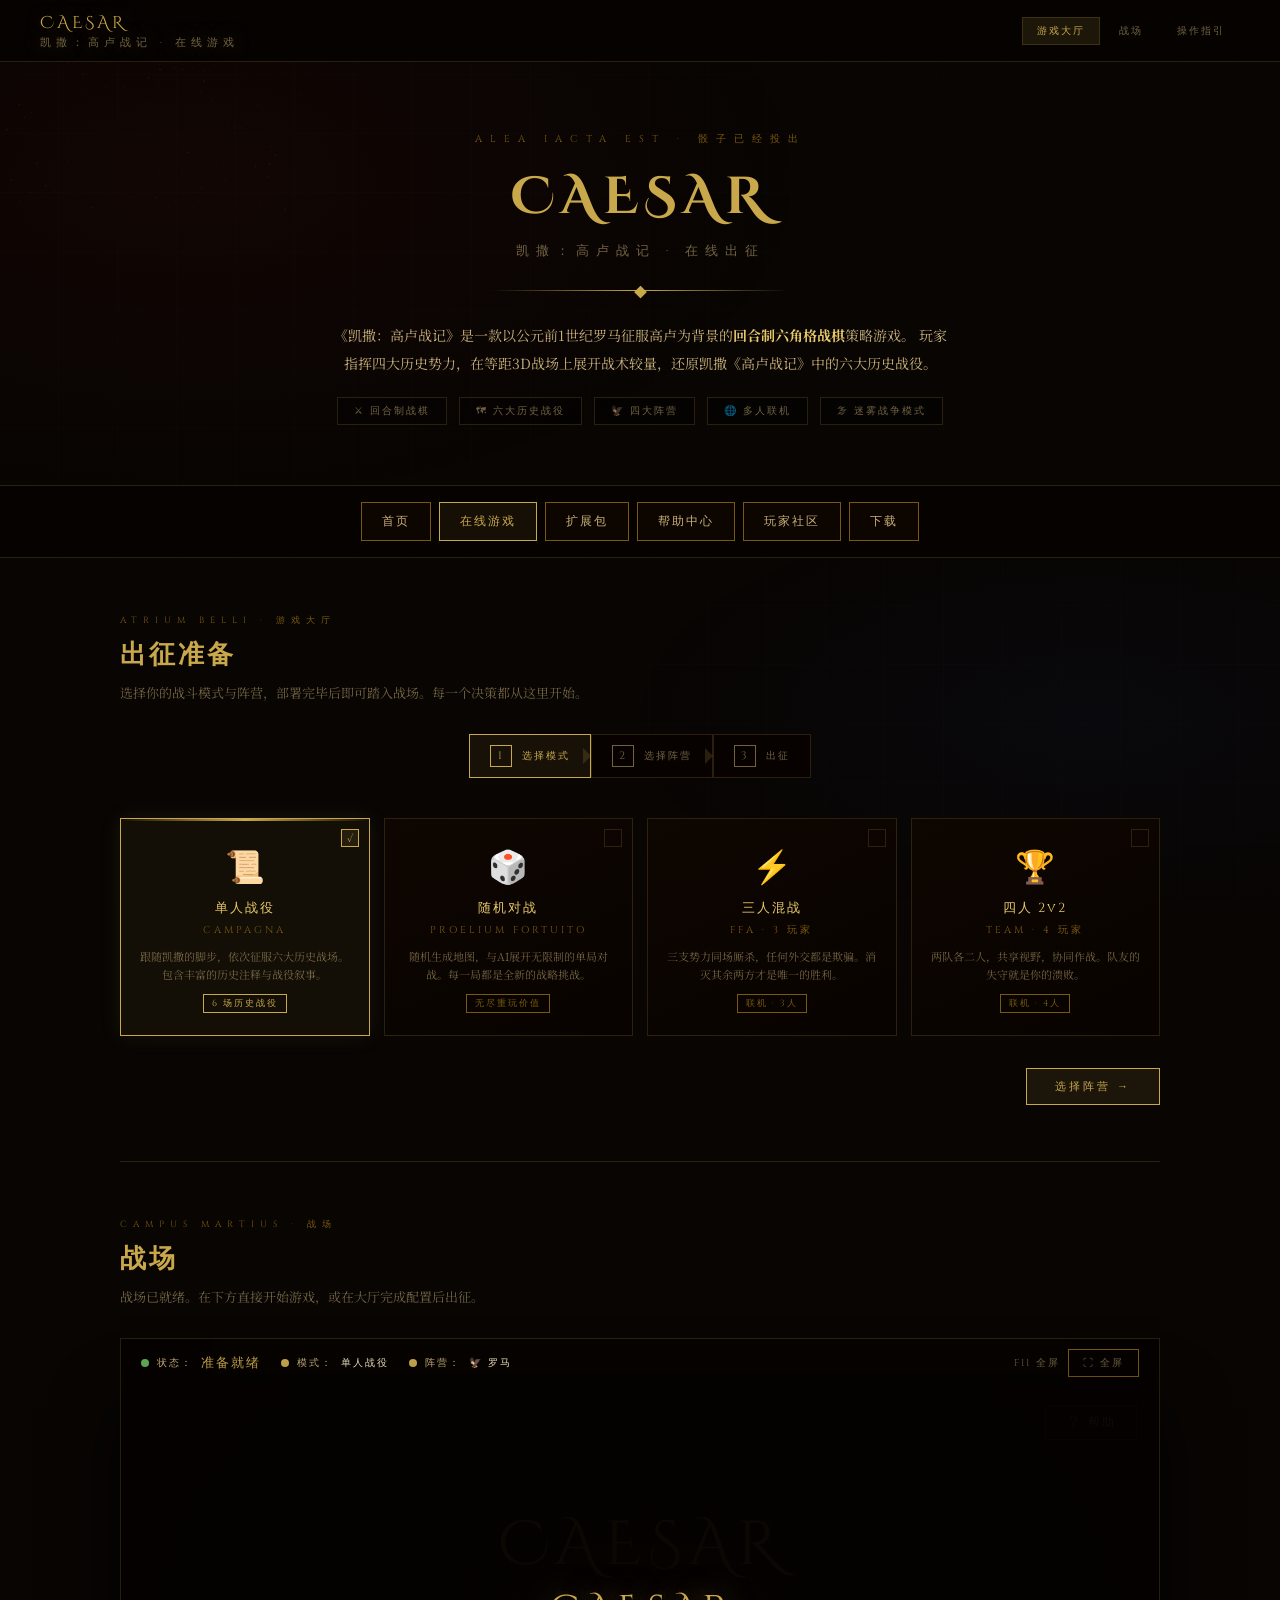
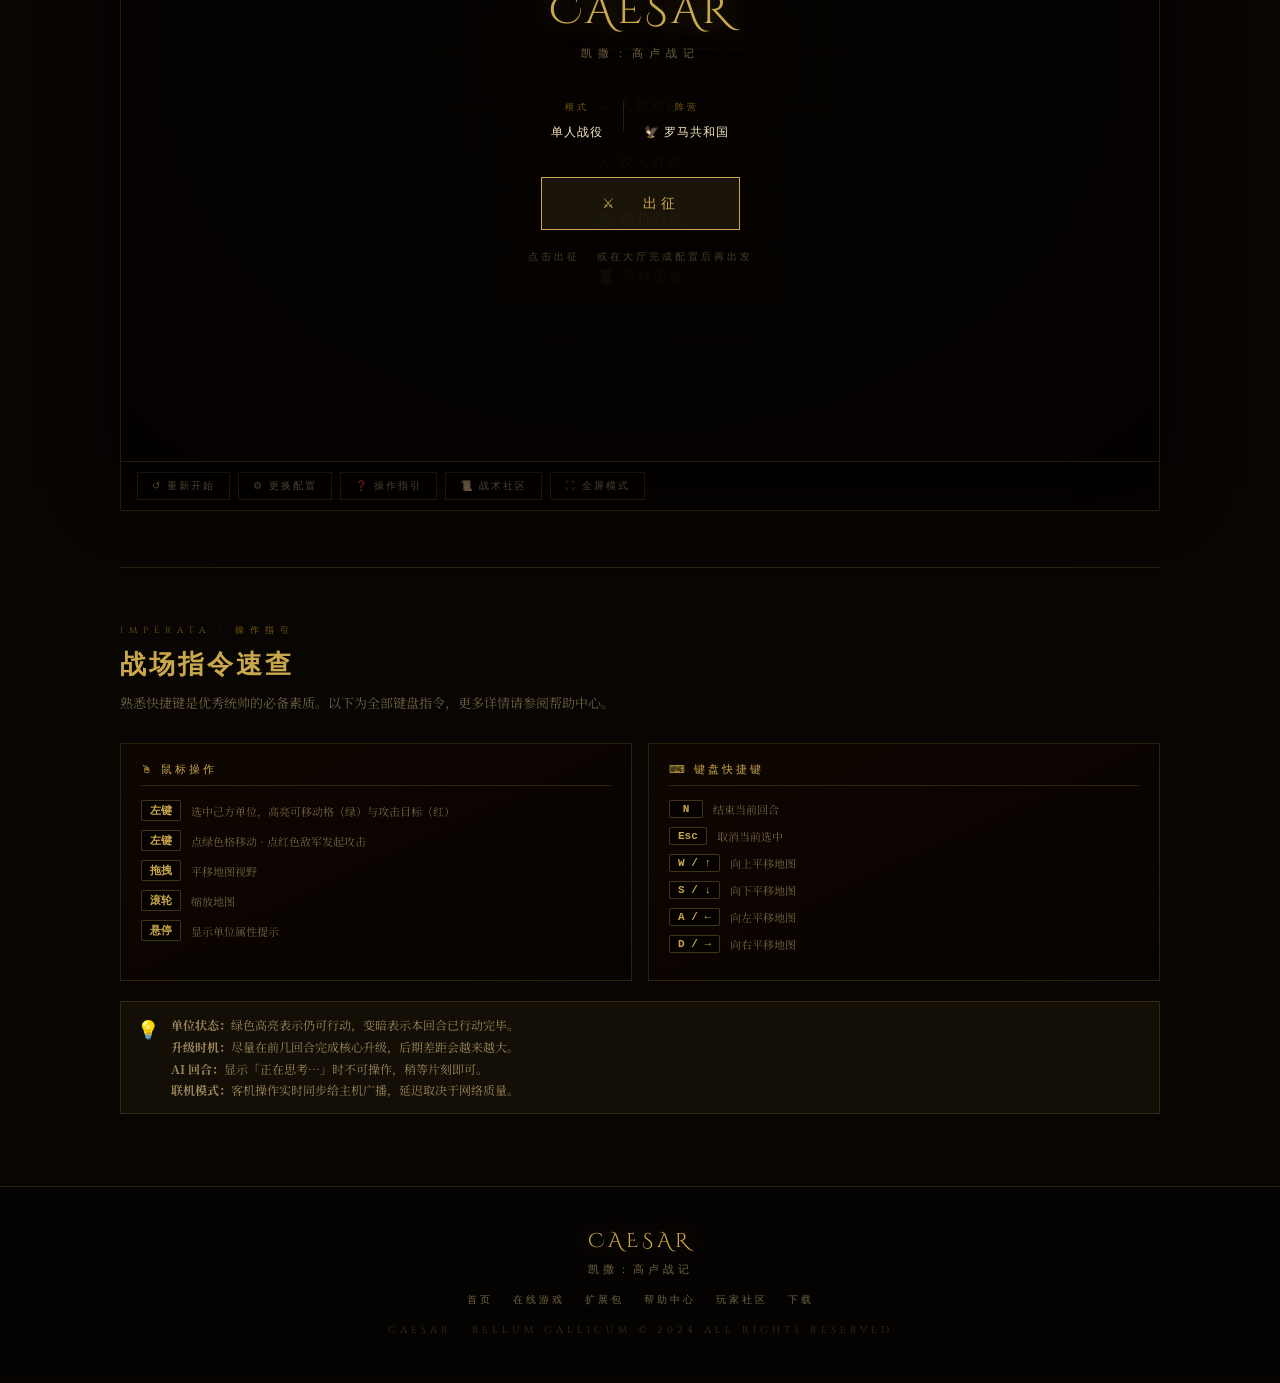
<file: play.html>
<!DOCTYPE html>
<html lang="zh">
<head>
  <meta charset="UTF-8">
  <meta name="viewport" content="width=device-width, initial-scale=1.0">
  <title>在线游戏 - 凯撒：高卢战记</title>
  <link rel="preconnect" href="https://fonts.googleapis.com">
  <link href="https://fonts.googleapis.com/css2?family=Cinzel:wght@400;600;700;900&family=Cinzel+Decorative:wght@400;700&family=Noto+Serif+SC:wght@300;400;500&display=swap" rel="stylesheet">
  <style>
:root{
  --gold:#C9A84C;--gold-l:#E8C96A;--gold-d:#7A5810;--gold-faint:rgba(201,168,76,.12);
  --parch:#F4E8C1;--parch-d:#C8B07A;--parch-dim:rgba(200,176,120,.55);
  --bg:#080503;--roman:#8B1A1A;--gaul:#1A3A8B;
  --border:rgba(201,168,76,.18);
  --germ-c:#5EAD56;--brit-c:#4C8BC9;
}
*{margin:0;padding:0;box-sizing:border-box;}
html{scroll-behavior:smooth;}
body{font-family:'Noto Serif SC',serif;background:var(--bg);color:var(--parch-d);min-height:100vh;overflow-x:hidden;}
body::before{
  content:'';position:fixed;inset:0;pointer-events:none;z-index:0;
  background:
    radial-gradient(ellipse 80% 60% at 15% 20%,rgba(139,26,26,.08) 0%,transparent 60%),
    radial-gradient(ellipse 60% 40% at 85% 80%,rgba(26,58,139,.07) 0%,transparent 60%),
    repeating-linear-gradient(0deg,transparent,transparent 58px,rgba(201,168,76,.025) 59px),
    repeating-linear-gradient(90deg,transparent,transparent 58px,rgba(201,168,76,.025) 59px);
}

/* ── HEADER ── */
#site-header{
  position:sticky;top:0;z-index:100;
  background:rgba(6,3,1,.96);border-bottom:1px solid var(--border);
  backdrop-filter:blur(8px);
  display:flex;align-items:center;justify-content:space-between;
  padding:0 40px;height:62px;
}
.site-logo{font-family:'Cinzel Decorative',serif;font-size:17px;color:var(--gold);letter-spacing:3px;text-shadow:0 0 20px rgba(201,168,76,.4);white-space:nowrap;}
.site-logo span{font-size:11px;color:var(--parch-dim);letter-spacing:5px;display:block;margin-top:1px;}
.header-nav{display:flex;gap:4px;align-items:center;}
.hn-btn{padding:6px 14px;background:transparent;border:1px solid transparent;color:var(--parch-dim);font-family:'Cinzel',serif;font-size:10px;letter-spacing:2px;cursor:pointer;transition:all .2s;text-decoration:none;display:inline-block;}
.hn-btn:hover,.hn-btn.active{color:var(--gold);border-color:var(--border);background:var(--gold-faint);}

/* ── HERO ── */
#hero{position:relative;overflow:hidden;padding:70px 40px 60px;text-align:center;border-bottom:1px solid var(--border);}
#hero-canvas{position:absolute;inset:0;opacity:.18;pointer-events:none;}
.hero-label{font-size:10px;color:var(--gold-d);letter-spacing:8px;margin-bottom:16px;font-family:'Cinzel',serif;}
.hero-title{font-family:'Cinzel Decorative',serif;font-size:52px;color:var(--gold);letter-spacing:6px;animation:glow 3s ease-in-out infinite;}
@keyframes glow{0%,100%{text-shadow:0 0 30px rgba(201,168,76,.4);}50%{text-shadow:0 0 60px rgba(201,168,76,.9),0 0 100px rgba(201,168,76,.3);}}
.hero-sub{font-size:13px;color:var(--parch-dim);letter-spacing:7px;margin:10px 0 30px;font-family:'Cinzel',serif;}
.hero-desc{max-width:620px;margin:0 auto;font-size:14px;line-height:2;color:var(--parch-d);}
.hero-divider{width:300px;height:1px;margin:30px auto;background:linear-gradient(90deg,transparent,var(--gold),transparent);position:relative;}
.hero-divider::before{content:'◆';position:absolute;left:50%;top:-8px;transform:translateX(-50%);color:var(--gold);font-size:13px;}
.hero-badges{display:flex;gap:12px;justify-content:center;flex-wrap:wrap;margin-top:20px;}
.hero-badge{padding:6px 16px;border:1px solid var(--border);font-family:'Cinzel',serif;font-size:10px;letter-spacing:2px;color:var(--parch-dim);background:rgba(0,0,0,.3);}

/* ── 站点导航 ── */
.site-navbar{display:flex;gap:8px;flex-wrap:wrap;justify-content:center;padding:16px 30px;background:rgba(6,3,1,.92);border-bottom:1px solid var(--border);position:relative;z-index:1;}
.site-navbar a{padding:10px 20px;background:rgba(14,6,1,.88);border:1px solid var(--gold-d);color:var(--parch-d);text-decoration:none;font-family:'Cinzel',serif;font-size:12px;letter-spacing:2px;transition:all .2s;}
.site-navbar a:hover,.site-navbar a.active{border-color:var(--gold);color:var(--gold);background:rgba(201,168,76,.08);}

/* ── LAYOUT ── */
.page-wrap{max-width:1100px;margin:0 auto;padding:0 30px;position:relative;z-index:1;}
.section-block{padding:56px 0;border-bottom:1px solid var(--border);}
.section-block:last-child{border-bottom:none;}
.sec-label{font-size:9px;color:var(--gold-d);letter-spacing:6px;font-family:'Cinzel',serif;margin-bottom:10px;}
.sec-title{font-family:'Cinzel Decorative',serif;font-size:26px;color:var(--gold);letter-spacing:3px;margin-bottom:8px;}
.sec-desc{font-size:13px;color:var(--parch-dim);line-height:1.9;margin-bottom:28px;max-width:700px;}

/* ── TIP BOX ── */
.tip-box{display:flex;gap:12px;align-items:flex-start;background:rgba(201,168,76,.06);border:1px solid rgba(201,168,76,.18);padding:12px 16px;margin:16px 0;}
.tip-icon{font-size:18px;flex-shrink:0;margin-top:1px;}
.tip-text{font-size:12px;line-height:1.8;color:rgba(200,176,120,.75);}

/* ══════════ 游戏大厅 ══════════ */

/* ── 步骤指示器 ── */
.lobby-steps{
  display:flex;align-items:center;justify-content:center;
  gap:0;margin-bottom:40px;flex-wrap:wrap;
}
.step{
  display:flex;align-items:center;gap:10px;
  padding:10px 20px;
  border:1px solid var(--border);
  background:rgba(8,3,0,.9);
  font-family:'Cinzel',serif;font-size:10px;letter-spacing:2px;
  color:var(--parch-dim);transition:all .3s;cursor:pointer;
  position:relative;
}
.step.active{border-color:var(--gold);color:var(--gold);background:rgba(201,168,76,.08);}
.step.done{border-color:var(--germ-c);color:var(--germ-c);background:rgba(94,173,86,.06);}
.step-num{
  width:22px;height:22px;border:1px solid;border-radius:0;
  display:flex;align-items:center;justify-content:center;
  font-size:11px;flex-shrink:0;
}
.step.active .step-num{border-color:var(--gold);color:var(--gold);}
.step.done .step-num{border-color:var(--germ-c);color:var(--germ-c);}
.step:not(:last-child)::after{
  content:'';position:absolute;right:-1px;top:50%;transform:translateY(-50%);
  width:0;height:0;
  border-top:8px solid transparent;border-bottom:8px solid transparent;
  border-left:8px solid rgba(201,168,76,.18);
  z-index:2;
}
.step-arrow{color:var(--gold-d);padding:0 4px;font-size:12px;}

/* ── 模式选择 ── */
.mode-grid{display:grid;grid-template-columns:repeat(auto-fit,minmax(220px,1fr));gap:14px;margin-bottom:32px;}
.mode-card{
  background:linear-gradient(155deg,rgba(14,6,1,.98),rgba(8,3,0,.98));
  border:1px solid var(--border);padding:22px 18px;
  cursor:pointer;transition:all .25s;position:relative;overflow:hidden;
  text-align:center;
}
.mode-card::before{content:'';position:absolute;top:0;left:0;right:0;height:2px;background:linear-gradient(90deg,transparent,var(--gold),transparent);opacity:0;transition:opacity .3s;}
.mode-card:hover,.mode-card.selected{border-color:var(--gold);background:rgba(201,168,76,.06);}
.mode-card:hover::before,.mode-card.selected::before{opacity:1;}
.mode-card.selected{box-shadow:0 0 20px rgba(201,168,76,.1);}
.mode-icon-big{font-size:32px;margin-bottom:12px;display:block;}
.mode-name{font-family:'Cinzel',serif;font-size:13px;color:var(--gold-l);letter-spacing:2px;margin-bottom:6px;}
.mode-sub{font-size:10px;letter-spacing:3px;color:var(--gold-d);font-family:'Cinzel',serif;margin-bottom:10px;}
.mode-desc{font-size:11px;color:var(--parch-dim);line-height:1.7;}
.mode-badge{
  display:inline-block;margin-top:10px;padding:2px 8px;
  font-size:9px;letter-spacing:2px;font-family:'Cinzel',serif;
  border:1px solid var(--gold-d);color:var(--gold-d);
}
.mode-card.selected .mode-badge{border-color:var(--gold);color:var(--gold);}
.mode-check{
  position:absolute;top:10px;right:10px;
  width:18px;height:18px;border:1px solid var(--border);
  display:flex;align-items:center;justify-content:center;
  font-size:10px;color:transparent;transition:all .25s;
}
.mode-card.selected .mode-check{border-color:var(--gold);color:var(--gold);background:rgba(201,168,76,.1);}

/* ── 阵营选择 ── */
.faction-pick-grid{display:grid;grid-template-columns:repeat(auto-fit,minmax(220px,1fr));gap:14px;margin-bottom:24px;}
.faction-pick{
  background:linear-gradient(155deg,rgba(14,6,1,.98),rgba(8,3,0,.98));
  border:1px solid var(--border);
  cursor:pointer;transition:all .25s;position:relative;overflow:hidden;
}
.faction-pick:hover{transform:translateY(-2px);box-shadow:0 10px 32px rgba(0,0,0,.5);}
.faction-pick.selected-roman{border-color:rgba(139,26,26,.8);box-shadow:0 0 24px rgba(139,26,26,.15);}
.faction-pick.selected-gaul{border-color:rgba(26,58,139,.8);box-shadow:0 0 24px rgba(26,58,139,.15);}
.faction-pick.selected-germ{border-color:rgba(94,173,86,.8);box-shadow:0 0 24px rgba(94,173,86,.15);}
.faction-pick.selected-brit{border-color:rgba(76,139,201,.8);box-shadow:0 0 24px rgba(76,139,201,.15);}
.fp-color-bar{height:3px;width:100%;}
.fp-color-bar.roman{background:linear-gradient(90deg,var(--roman),transparent);}
.fp-color-bar.gaul{background:linear-gradient(90deg,var(--gaul),transparent);}
.fp-color-bar.germ{background:linear-gradient(90deg,var(--germ-c),transparent);}
.fp-color-bar.brit{background:linear-gradient(90deg,var(--brit-c),transparent);}
.fp-body{padding:20px 16px;text-align:center;}
.fp-icon{font-size:34px;display:block;margin-bottom:10px;}
.fp-name{font-family:'Cinzel Decorative',serif;font-size:14px;letter-spacing:2px;margin-bottom:4px;}
.fp-name.roman{color:#E07070;}
.fp-name.gaul{color:#7090DD;}
.fp-name.germ{color:#80CC70;}
.fp-name.brit{color:#70AADD;}
.fp-sub{font-size:9px;letter-spacing:4px;color:var(--gold-d);font-family:'Cinzel',serif;margin-bottom:12px;}
.fp-trait{
  display:inline-block;padding:3px 10px;
  font-family:'Cinzel',serif;font-size:9px;letter-spacing:3px;
  border:1px solid;margin-bottom:10px;
}
.fp-trait.roman{color:#E07070;border-color:rgba(139,26,26,.4);}
.fp-trait.gaul{color:#7090DD;border-color:rgba(26,58,139,.4);}
.fp-trait.germ{color:#80CC70;border-color:rgba(94,173,86,.4);}
.fp-trait.brit{color:#70AADD;border-color:rgba(76,139,201,.4);}
.fp-stats{display:grid;grid-template-columns:1fr 1fr;gap:5px;margin-bottom:10px;}
.fp-stat{background:rgba(0,0,0,.4);border:1px solid rgba(201,168,76,.08);padding:5px 4px;text-align:center;}
.fp-stat-label{font-size:8px;letter-spacing:1px;color:var(--gold-d);font-family:'Cinzel',serif;display:block;}
.fp-stat-val{font-size:11px;color:var(--parch);font-family:'Cinzel',serif;}
.fp-desc{font-size:11px;color:var(--parch-dim);line-height:1.7;}
.fp-selected-badge{
  display:none;position:absolute;top:8px;right:8px;
  font-family:'Cinzel',serif;font-size:8px;letter-spacing:2px;
  padding:2px 6px;background:rgba(201,168,76,.15);border:1px solid var(--gold);color:var(--gold);
}
.faction-pick[class*="selected"] .fp-selected-badge{display:block;}

/* ── 游戏启动面板 ── */
.launch-panel{
  background:linear-gradient(135deg,rgba(14,6,1,.98),rgba(8,3,0,.98));
  border:1px solid var(--border);
  padding:28px 30px;margin-bottom:20px;
  display:flex;align-items:center;justify-content:space-between;
  flex-wrap:wrap;gap:20px;
}
.launch-summary{display:flex;gap:24px;flex-wrap:wrap;align-items:center;}
.launch-item{text-align:center;}
.launch-item-label{font-size:9px;letter-spacing:3px;color:var(--gold-d);font-family:'Cinzel',serif;display:block;margin-bottom:4px;}
.launch-item-val{font-family:'Cinzel',serif;font-size:14px;color:var(--parch);letter-spacing:1px;}
.launch-divider{width:1px;height:40px;background:var(--border);}
.launch-btns{display:flex;gap:10px;flex-wrap:wrap;}
.launch-btn{
  padding:13px 32px;font-family:'Cinzel',serif;font-size:13px;letter-spacing:3px;
  border:1px solid;color:var(--parch);background:rgba(18,8,2,.9);
  cursor:pointer;transition:all .25s;text-decoration:none;display:inline-block;
}
.launch-btn.primary{border-color:var(--gold);background:rgba(201,168,76,.1);color:var(--gold);}
.launch-btn.primary:hover{background:rgba(201,168,76,.2);box-shadow:0 0 20px rgba(201,168,76,.15);transform:scale(1.03);}
.launch-btn.secondary{border-color:var(--gold-d);color:var(--parch-dim);}
.launch-btn.secondary:hover{border-color:var(--gold);color:var(--parch);}

/* ── STATUS BAR ── */
.status-bar{
  display:flex;justify-content:space-between;align-items:center;
  background:rgba(6,3,1,.95);border:1px solid var(--border);
  border-bottom:none;padding:10px 20px;font-size:12px;
  flex-wrap:wrap;gap:8px;
}
.status-item{display:flex;align-items:center;gap:8px;font-family:'Cinzel',serif;font-size:10px;letter-spacing:2px;}
.status-dot{width:8px;height:8px;border-radius:50%;flex-shrink:0;}
.status-dot.green{background:#5EAD56;animation:pulse 2s infinite;}
.status-dot.amber{background:var(--gold);}
.status-dot.red{background:#cc4444;}
@keyframes pulse{0%,100%{opacity:1;box-shadow:0 0 0 0 rgba(94,173,86,.4);}50%{opacity:.7;box-shadow:0 0 0 4px rgba(94,173,86,0);}}
.status-val{color:var(--gold);font-family:'Cinzel Decorative',serif;font-size:13px;}
.fullscreen-btn{
  padding:6px 14px;background:transparent;border:1px solid var(--gold-d);
  font-family:'Cinzel',serif;font-size:10px;letter-spacing:2px;
  color:var(--parch-dim);cursor:pointer;transition:all .2s;
}
.fullscreen-btn:hover{border-color:var(--gold);color:var(--gold);}

/* ── GAME FRAME ── */
.game-frame-wrap{
  width:100%;height:75vh;min-height:500px;
  border:1px solid var(--border);border-top:none;
  background:#000;position:relative;
  box-shadow:0 20px 60px rgba(0,0,0,.7);
}
.game-frame-wrap iframe{width:100%;height:100%;border:none;display:block;}
.game-overlay{
  position:absolute;inset:0;
  display:flex;flex-direction:column;align-items:center;justify-content:center;
  background:rgba(4,2,0,.96);z-index:10;
  transition:opacity .4s;
}
.game-overlay.hidden{opacity:0;pointer-events:none;}
.overlay-logo{font-family:'Cinzel Decorative',serif;font-size:40px;color:var(--gold);letter-spacing:4px;margin-bottom:8px;text-shadow:0 0 30px rgba(201,168,76,.5);}
.overlay-sub{font-size:11px;letter-spacing:6px;color:var(--parch-dim);font-family:'Cinzel',serif;margin-bottom:40px;}
.overlay-start-btn{
  padding:16px 60px;background:rgba(201,168,76,.1);
  border:1px solid var(--gold);font-family:'Cinzel',serif;
  font-size:14px;letter-spacing:4px;color:var(--gold);
  cursor:pointer;transition:all .3s;
  animation:btnpulse 2.5s ease-in-out infinite;
}
.overlay-start-btn:hover{background:rgba(201,168,76,.2);box-shadow:0 0 30px rgba(201,168,76,.2);transform:scale(1.04);animation:none;}
@keyframes btnpulse{0%,100%{box-shadow:0 0 0 0 rgba(201,168,76,.3);}50%{box-shadow:0 0 20px 4px rgba(201,168,76,.1);}}
.overlay-hint{font-size:10px;letter-spacing:3px;color:var(--parch-dim);font-family:'Cinzel',serif;margin-top:20px;opacity:.6;}
.overlay-sel-summary{
  display:flex;gap:20px;margin-bottom:36px;flex-wrap:wrap;justify-content:center;
}
.oss-item{text-align:center;}
.oss-label{font-size:9px;letter-spacing:3px;color:var(--gold-d);font-family:'Cinzel',serif;display:block;margin-bottom:4px;}
.oss-val{font-family:'Cinzel',serif;font-size:12px;color:var(--parch);letter-spacing:1px;}

/* ── 快速操作栏（游戏下方） ── */
.quick-bar{
  display:flex;gap:8px;flex-wrap:wrap;
  background:rgba(6,3,1,.9);border:1px solid var(--border);border-top:none;
  padding:10px 16px;
}
.qb-btn{
  padding:6px 14px;background:rgba(0,0,0,.4);border:1px solid var(--border);
  font-family:'Cinzel',serif;font-size:10px;letter-spacing:2px;
  color:var(--parch-dim);cursor:pointer;transition:all .2s;
}
.qb-btn:hover{border-color:var(--gold);color:var(--gold);}

/* ── 最近战局 ── */
.recent-grid{display:grid;grid-template-columns:repeat(auto-fit,minmax(300px,1fr));gap:14px;}
.recent-card{
  background:linear-gradient(155deg,rgba(14,6,1,.98),rgba(8,3,0,.98));
  border:1px solid var(--border);padding:16px 18px;
  transition:all .25s;position:relative;overflow:hidden;
}
.recent-card::before{content:'';position:absolute;top:0;left:0;right:0;height:2px;background:linear-gradient(90deg,transparent,var(--gold),transparent);opacity:0;transition:opacity .3s;}
.recent-card:hover{border-color:rgba(201,168,76,.4);transform:translateY(-2px);}
.recent-card:hover::before{opacity:1;}
.rc-top{display:flex;justify-content:space-between;align-items:flex-start;margin-bottom:10px;}
.rc-mode{font-size:9px;letter-spacing:3px;color:var(--gold-d);font-family:'Cinzel',serif;}
.rc-result{font-family:'Cinzel',serif;font-size:10px;letter-spacing:2px;}
.rc-result.win{color:var(--germ-c);}
.rc-result.lose{color:#cc4444;}
.rc-result.draw{color:var(--gold-d);}
.rc-factions{display:flex;align-items:center;gap:8px;margin-bottom:8px;flex-wrap:wrap;}
.rc-pill{padding:2px 9px;border:1px solid;font-family:'Cinzel',serif;font-size:9px;letter-spacing:2px;}
.rc-pill.roman{color:#E07070;border-color:rgba(139,26,26,.4);}
.rc-pill.gaul{color:#7090DD;border-color:rgba(26,58,139,.4);}
.rc-pill.germ{color:#80CC70;border-color:rgba(94,173,86,.4);}
.rc-pill.brit{color:#70AADD;border-color:rgba(76,139,201,.4);}
.rc-vs{color:var(--gold-d);font-size:10px;font-family:'Cinzel',serif;}
.rc-meta{font-size:11px;color:var(--parch-dim);}
.rc-turns{font-family:'Cinzel',serif;font-size:11px;color:var(--gold-d);margin-top:4px;}

/* ── 键盘快捷键 ── */
.key-grid{display:grid;grid-template-columns:1fr 1fr;gap:16px;}
@media(max-width:600px){.key-grid{grid-template-columns:1fr;}}
.key-section{background:linear-gradient(155deg,rgba(14,6,1,.98),rgba(8,3,0,.98));border:1px solid var(--border);padding:18px 20px;}
.key-sec-title{font-family:'Cinzel',serif;font-size:11px;letter-spacing:3px;color:var(--gold);margin-bottom:14px;padding-bottom:8px;border-bottom:1px solid var(--border);}
.key-row{display:flex;align-items:center;gap:10px;margin-bottom:9px;font-size:11px;color:var(--parch-dim);}
.key{display:inline-block;min-width:34px;text-align:center;background:rgba(0,0,0,.5);border:1px solid rgba(201,168,76,.3);border-radius:2px;padding:2px 8px;font-size:11px;color:var(--gold);font-family:monospace;font-weight:bold;flex-shrink:0;}

/* ── FOOTER ── */
footer{padding:40px 32px;text-align:center;border-top:1px solid var(--border);background:rgba(0,0,0,.3);position:relative;z-index:1;}
.footer-logo{font-family:'Cinzel Decorative',serif;font-size:20px;color:var(--gold);letter-spacing:4px;margin-bottom:8px;text-shadow:0 0 20px rgba(201,168,76,.3);}
.footer-links{display:flex;gap:20px;justify-content:center;flex-wrap:wrap;margin:16px 0;}
.footer-links a{font-family:'Cinzel',serif;font-size:10px;letter-spacing:3px;color:var(--parch-dim);text-decoration:none;transition:color .2s;}
.footer-links a:hover{color:var(--gold);}
.footer-copy{font-size:10px;letter-spacing:4px;color:rgba(200,176,120,.25);font-family:'Cinzel',serif;margin-top:16px;}

::-webkit-scrollbar{width:5px;}
::-webkit-scrollbar-track{background:rgba(0,0,0,.3);}
::-webkit-scrollbar-thumb{background:rgba(201,168,76,.3);border-radius:2px;}

@media(max-width:600px){
  .hero-title{font-size:32px;}
  .site-logo{font-size:13px;}
  #site-header{padding:0 16px;}
  .page-wrap{padding:0 16px;}
  .header-nav{display:none;}
  .site-navbar{padding:12px 16px;}
  .site-navbar a{padding:8px 12px;font-size:11px;}
  .game-frame-wrap{height:60vh;}
  .launch-panel{flex-direction:column;}
}
  </style>
</head>
<body>

<!-- HEADER -->
<header id="site-header">
  <div class="site-logo">
    CAESAR
    <span>凯撒：高卢战记 · 在线游戏</span>
  </div>
  <nav class="header-nav">
    <a href="#lobby"   class="hn-btn">游戏大厅</a>
    <a href="#arena"   class="hn-btn">战场</a>
    <a href="#keys"    class="hn-btn">操作指引</a>
  </nav>
</header>

<!-- HERO -->
<section id="hero">
  <canvas id="hero-canvas"></canvas>
  <div class="hero-label">ALEA IACTA EST · 骰子已经投出</div>
  <h1 class="hero-title">CAESAR</h1>
  <div class="hero-sub">凯撒：高卢战记 · 在线出征</div>
  <div class="hero-divider"></div>
  <p class="hero-desc">
    《凯撒：高卢战记》是一款以公元前1世纪罗马征服高卢为背景的<strong style="color:var(--gold-l)">回合制六角格战棋</strong>策略游戏。
    玩家指挥四大历史势力，在等距3D战场上展开战术较量，还原凯撒《高卢战记》中的六大历史战役。
  </p>
  <div class="hero-badges">
    <span class="hero-badge">⚔ 回合制战棋</span>
    <span class="hero-badge">🗺 六大历史战役</span>
    <span class="hero-badge">🦅 四大阵营</span>
    <span class="hero-badge">🌐 多人联机</span>
    <span class="hero-badge">🌫 迷雾战争模式</span>
  </div>
</section>

<!-- 站点导航 -->
<nav class="site-navbar">
  <a href="index.html">首页</a>
  <a href="play.html" class="active">在线游戏</a>
  <a href="expansion.html">扩展包</a>
  <a href="help.html">帮助中心</a>
  <a href="community.html">玩家社区</a>
  <a href="download.html">下载</a>
</nav>

<main class="page-wrap">

<!-- ══ 游戏大厅 ══ -->
<section id="lobby" class="section-block">
  <div class="sec-label">ATRIUM BELLI · 游戏大厅</div>
  <h2 class="sec-title">出征准备</h2>
  <p class="sec-desc">选择你的战斗模式与阵营，部署完毕后即可踏入战场。每一个决策都从这里开始。</p>

  <!-- 步骤指示器 -->
  <div class="lobby-steps">
    <div class="step active" id="step1" onclick="goStep(1)">
      <div class="step-num">1</div>
      <span>选择模式</span>
    </div>
    <div class="step" id="step2" onclick="goStep(2)">
      <div class="step-num">2</div>
      <span>选择阵营</span>
    </div>
    <div class="step" id="step3" onclick="goStep(3)">
      <div class="step-num">3</div>
      <span>出征</span>
    </div>
  </div>

  <!-- 第1步：模式选择 -->
  <div id="panel-1">
    <div class="mode-grid">

      <div class="mode-card selected" onclick="selectMode(this,'单人战役','⚔')" data-mode="campaign">
        <div class="mode-check">✓</div>
        <span class="mode-icon-big">📜</span>
        <div class="mode-name">单人战役</div>
        <div class="mode-sub">CAMPAGNA</div>
        <p class="mode-desc">跟随凯撒的脚步，依次征服六大历史战场。包含丰富的历史注释与战役叙事。</p>
        <div class="mode-badge">6 场历史战役</div>
      </div>

      <div class="mode-card" onclick="selectMode(this,'随机对战','🎲')" data-mode="skirmish">
        <div class="mode-check">✓</div>
        <span class="mode-icon-big">🎲</span>
        <div class="mode-name">随机对战</div>
        <div class="mode-sub">PROELIUM FORTUITO</div>
        <p class="mode-desc">随机生成地图，与AI展开无限制的单局对战。每一局都是全新的战略挑战。</p>
        <div class="mode-badge">无尽重玩价值</div>
      </div>

      <div class="mode-card" onclick="selectMode(this,'三人混战','⚡')" data-mode="ffa">
        <div class="mode-check">✓</div>
        <span class="mode-icon-big">⚡</span>
        <div class="mode-name">三人混战</div>
        <div class="mode-sub">FFA · 3 玩家</div>
        <p class="mode-desc">三支势力同场厮杀，任何外交都是欺骗。消灭其余两方才是唯一的胜利。</p>
        <div class="mode-badge">联机 · 3人</div>
      </div>

      <div class="mode-card" onclick="selectMode(this,'四人2v2','🏆')" data-mode="team">
        <div class="mode-check">✓</div>
        <span class="mode-icon-big">🏆</span>
        <div class="mode-name">四人 2v2</div>
        <div class="mode-sub">TEAM · 4 玩家</div>
        <p class="mode-desc">两队各二人，共享视野，协同作战。队友的失守就是你的溃败。</p>
        <div class="mode-badge">联机 · 4人</div>
      </div>

    </div>

    <div style="text-align:right;margin-top:8px;">
      <button class="launch-btn primary" onclick="goStep(2)" style="font-size:11px;padding:10px 28px;">选择阵营 →</button>
    </div>
  </div>

  <!-- 第2步：阵营选择 -->
  <div id="panel-2" style="display:none;">
    <div class="faction-pick-grid">

      <div class="faction-pick selected-roman" id="fp-roman" onclick="selectFaction('roman')">
        <div class="fp-color-bar roman"></div>
        <div class="fp-body">
          <span class="fp-selected-badge">已选择</span>
          <span class="fp-icon">🦅</span>
          <div class="fp-name roman">罗马共和国</div>
          <div class="fp-sub">RES PUBLICA ROMANA</div>
          <span class="fp-trait roman">韧性</span>
          <div class="fp-stats">
            <div class="fp-stat"><span class="fp-stat-label">攻击</span><span class="fp-stat-val">★★★☆</span></div>
            <div class="fp-stat"><span class="fp-stat-label">防御</span><span class="fp-stat-val">★★★★</span></div>
            <div class="fp-stat"><span class="fp-stat-label">机动</span><span class="fp-stat-val">★★☆☆</span></div>
            <div class="fp-stat"><span class="fp-stat-label">难度</span><span class="fp-stat-val">入门</span></div>
          </div>
          <p class="fp-desc">韧性之师，反击+1，每回合自动回血。以阵地消耗碾压一切。</p>
        </div>
      </div>

      <div class="faction-pick" id="fp-gaul" onclick="selectFaction('gaul')">
        <div class="fp-color-bar gaul"></div>
        <div class="fp-body">
          <span class="fp-selected-badge">已选择</span>
          <span class="fp-icon">🐗</span>
          <div class="fp-name gaul">高卢联盟</div>
          <div class="fp-sub">FOEDERATIO GALLICA</div>
          <span class="fp-trait gaul">血性</span>
          <div class="fp-stats">
            <div class="fp-stat"><span class="fp-stat-label">攻击</span><span class="fp-stat-val">★★★★</span></div>
            <div class="fp-stat"><span class="fp-stat-label">防御</span><span class="fp-stat-val">★★☆☆</span></div>
            <div class="fp-stat"><span class="fp-stat-label">机动</span><span class="fp-stat-val">★★★☆</span></div>
            <div class="fp-stat"><span class="fp-stat-label">难度</span><span class="fp-stat-val">普通</span></div>
          </div>
          <p class="fp-desc">进攻有概率触发2倍暴击，濒死反击尤为凶猛。永不停歇地进攻。</p>
        </div>
      </div>

      <div class="faction-pick" id="fp-germ" onclick="selectFaction('germ')">
        <div class="fp-color-bar germ"></div>
        <div class="fp-body">
          <span class="fp-selected-badge">已选择</span>
          <span class="fp-icon">🪓</span>
          <div class="fp-name germ">日耳曼部落</div>
          <div class="fp-sub">GERMANI TRIBUS</div>
          <span class="fp-trait germ">狂怒</span>
          <div class="fp-stats">
            <div class="fp-stat"><span class="fp-stat-label">攻击</span><span class="fp-stat-val">★★★★</span></div>
            <div class="fp-stat"><span class="fp-stat-label">防御</span><span class="fp-stat-val">★★☆☆</span></div>
            <div class="fp-stat"><span class="fp-stat-label">机动</span><span class="fp-stat-val">★★★★</span></div>
            <div class="fp-stat"><span class="fp-stat-label">难度</span><span class="fp-stat-val">进阶</span></div>
          </div>
          <p class="fp-desc">击杀后回血并获攻击加成，越杀越强。密林中如鱼得水。</p>
        </div>
      </div>

      <div class="faction-pick" id="fp-brit" onclick="selectFaction('brit')">
        <div class="fp-color-bar brit"></div>
        <div class="fp-body">
          <span class="fp-selected-badge">已选择</span>
          <span class="fp-icon">🏹</span>
          <div class="fp-name brit">不列颠部落</div>
          <div class="fp-sub">BRITANNI TRIBUS</div>
          <span class="fp-trait brit">战车战术</span>
          <div class="fp-stats">
            <div class="fp-stat"><span class="fp-stat-label">攻击</span><span class="fp-stat-val">★★★☆</span></div>
            <div class="fp-stat"><span class="fp-stat-label">防御</span><span class="fp-stat-val">★★★☆</span></div>
            <div class="fp-stat"><span class="fp-stat-label">机动</span><span class="fp-stat-val">★★★★</span></div>
            <div class="fp-stat"><span class="fp-stat-label">难度</span><span class="fp-stat-val">进阶</span></div>
          </div>
          <p class="fp-desc">战车无视地形防御，德鲁伊守护全军。机动与防御并重。</p>
        </div>
      </div>

    </div>

    <div style="display:flex;justify-content:space-between;align-items:center;margin-top:8px;flex-wrap:wrap;gap:10px;">
      <button class="launch-btn secondary" onclick="goStep(1)" style="font-size:11px;padding:10px 24px;">← 返回</button>
      <button class="launch-btn primary" onclick="goStep(3)" style="font-size:11px;padding:10px 28px;">确认出征 →</button>
    </div>
  </div>

  <!-- 第3步：确认出征 -->
  <div id="panel-3" style="display:none;">
    <div class="launch-panel">
      <div class="launch-summary">
        <div class="launch-item">
          <span class="launch-item-label">游戏模式</span>
          <span class="launch-item-val" id="summary-mode">单人战役</span>
        </div>
        <div class="launch-divider"></div>
        <div class="launch-item">
          <span class="launch-item-label">选择阵营</span>
          <span class="launch-item-val" id="summary-faction">🦅 罗马</span>
        </div>
        <div class="launch-divider"></div>
        <div class="launch-item">
          <span class="launch-item-label">游戏版本</span>
          <span class="launch-item-val">v3.6</span>
        </div>
        <div class="launch-divider"></div>
        <div class="launch-item">
          <span class="launch-item-label">当前在线</span>
          <span class="launch-item-val" style="color:var(--germ-c);">147 人</span>
        </div>
      </div>
      <div class="launch-btns">
        <button class="launch-btn secondary" onclick="goStep(2)" style="font-size:11px;padding:10px 20px;">← 修改</button>
        <button class="launch-btn primary" onclick="launchGame()">⚔ 立即出征</button>
      </div>
    </div>
    <div class="tip-box">
      <div class="tip-icon">💡</div>
      <div class="tip-text">游戏将在下方战场区直接加载。建议按 <strong>F11</strong> 切换全屏获得最佳体验。多人联机模式需等待其他玩家就绪，预计等待 30 秒以内。</div>
    </div>
  </div>

</section>

<!-- ══ 战场 ══ -->
<section id="arena" class="section-block">
  <div class="sec-label">CAMPUS MARTIUS · 战场</div>
  <h2 class="sec-title">战场</h2>
  <p class="sec-desc">战场已就绪。在下方直接开始游戏，或在大厅完成配置后出征。</p>

  <!-- 状态栏 -->
  <div class="status-bar">
    <div style="display:flex;gap:20px;flex-wrap:wrap;">
      <div class="status-item">
        <div class="status-dot green"></div>
        <span>状态：</span><span class="status-val" id="game-status">准备就绪</span>
      </div>
      <div class="status-item">
        <div class="status-dot amber"></div>
        <span>模式：</span><span id="status-mode" style="color:var(--parch);">单人战役</span>
      </div>
      <div class="status-item">
        <div class="status-dot amber"></div>
        <span>阵营：</span><span id="status-faction" style="color:var(--parch);">🦅 罗马</span>
      </div>
    </div>
    <div style="display:flex;gap:8px;align-items:center;">
      <span style="font-family:'Cinzel',serif;font-size:10px;letter-spacing:2px;color:var(--parch-dim);">F11 全屏</span>
      <button class="fullscreen-btn" onclick="toggleFullscreen()">⛶ 全屏</button>
    </div>
  </div>

  <!-- 游戏框体 -->
  <div class="game-frame-wrap" id="game-wrap">
    <!-- 启动遮罩 -->
    <div class="game-overlay" id="game-overlay">
      <div class="overlay-logo">CAESAR</div>
      <div class="overlay-sub">凯撒：高卢战记</div>
      <div class="overlay-sel-summary">
        <div class="oss-item">
          <span class="oss-label">模式</span>
          <span class="oss-val" id="ov-mode">单人战役</span>
        </div>
        <div style="width:1px;height:30px;background:var(--border);"></div>
        <div class="oss-item">
          <span class="oss-label">阵营</span>
          <span class="oss-val" id="ov-faction">🦅 罗马共和国</span>
        </div>
      </div>
      <button class="overlay-start-btn" onclick="launchGame()">⚔ &nbsp; 出征</button>
      <div class="overlay-hint">点击出征 · 或在大厅完成配置后再出发</div>
    </div>
    <iframe src="game/caesar_gaul_v36.html" id="game-iframe" allowfullscreen></iframe>
  </div>

  <!-- 快速操作栏 -->
  <div class="quick-bar">
    <button class="qb-btn" onclick="restartGame()">↺ 重新开始</button>
    <button class="qb-btn" onclick="goStep(1);document.getElementById('lobby').scrollIntoView({behavior:'smooth'})">⚙ 更换配置</button>
    <button class="qb-btn" onclick="window.open('help.html')">❓ 操作指引</button>
    <button class="qb-btn" onclick="window.open('community.html')">📜 战术社区</button>
    <button class="qb-btn" onclick="toggleFullscreen()">⛶ 全屏模式</button>
  </div>

</section>

<!-- ══ 操作指引 ══ -->
<section id="keys" class="section-block">
  <div class="sec-label">IMPERATA · 操作指引</div>
  <h2 class="sec-title">战场指令速查</h2>
  <p class="sec-desc">熟悉快捷键是优秀统帅的必备素质。以下为全部键盘指令，更多详情请参阅帮助中心。</p>

  <div class="key-grid">
    <div class="key-section">
      <div class="key-sec-title">🖱 鼠标操作</div>
      <div class="key-row"><span class="key">左键</span><span>选中己方单位，高亮可移动格（绿）与攻击目标（红）</span></div>
      <div class="key-row"><span class="key">左键</span><span>点绿色格移动 · 点红色敌军发起攻击</span></div>
      <div class="key-row"><span class="key">拖拽</span><span>平移地图视野</span></div>
      <div class="key-row"><span class="key">滚轮</span><span>缩放地图</span></div>
      <div class="key-row"><span class="key">悬停</span><span>显示单位属性提示</span></div>
    </div>
    <div class="key-section">
      <div class="key-sec-title">⌨ 键盘快捷键</div>
      <div class="key-row"><span class="key">N</span><span>结束当前回合</span></div>
      <div class="key-row"><span class="key">Esc</span><span>取消当前选中</span></div>
      <div class="key-row"><span class="key">W / ↑</span><span>向上平移地图</span></div>
      <div class="key-row"><span class="key">S / ↓</span><span>向下平移地图</span></div>
      <div class="key-row"><span class="key">A / ←</span><span>向左平移地图</span></div>
      <div class="key-row"><span class="key">D / →</span><span>向右平移地图</span></div>
    </div>
  </div>

  <div class="tip-box" style="margin-top:20px;align-items:flex-start;">
    <div class="tip-icon">💡</div>
    <div class="tip-text">
      <b>单位状态：</b>绿色高亮表示仍可行动，变暗表示本回合已行动完毕。<br>
      <b>升级时机：</b>尽量在前几回合完成核心升级，后期差距会越来越大。<br>
      <b>AI 回合：</b>显示「正在思考…」时不可操作，稍等片刻即可。<br>
      <b>联机模式：</b>客机操作实时同步给主机广播，延迟取决于网络质量。
    </div>
  </div>

</section>

</main>

<footer>
  <div class="footer-logo">CAESAR</div>
  <p style="font-size:11px;letter-spacing:4px;color:var(--parch-dim);font-family:'Cinzel',serif;margin-bottom:4px;">凯撒：高卢战记</p>
  <div class="footer-links">
    <a href="index.html">首页</a>
    <a href="play.html">在线游戏</a>
    <a href="expansion.html">扩展包</a>
    <a href="help.html">帮助中心</a>
    <a href="community.html">玩家社区</a>
    <a href="download.html">下载</a>
  </div>
  <div class="footer-copy">CAESAR · BELLUM GALLICUM © 2024 ALL RIGHTS RESERVED</div>
</footer>

<script>
/* ── Hero Canvas ─────────────────────────── */
function initHeroCanvas(){
  const cvs=document.getElementById('hero-canvas');
  const ctx=cvs.getContext('2d');
  let W,H;
  function resize(){W=cvs.width=cvs.offsetWidth;H=cvs.height=cvs.offsetHeight;}
  resize();window.addEventListener('resize',resize);
  const stars=Array.from({length:120},()=>({x:Math.random(),y:Math.random(),s:Math.random()*.8+.2,v:Math.random()*.0002+.0001,a:Math.random()}));
  function frame(){
    ctx.clearRect(0,0,W,H);
    stars.forEach(s=>{s.a+=s.v;const alpha=(.3+.7*Math.abs(Math.sin(s.a)))*.6;ctx.fillStyle=`rgba(201,168,76,${alpha})`;ctx.beginPath();ctx.arc(s.x*W,s.y*H,s.s,0,Math.PI*2);ctx.fill();});
    requestAnimationFrame(frame);
  }
  frame();
}

/* ── Nav Highlight ───────────────────────── */
function initNavHighlight(){
  const sections=document.querySelectorAll('section[id]');
  const btns=document.querySelectorAll('.hn-btn');
  const obs=new IntersectionObserver(entries=>{
    entries.forEach(e=>{if(e.isIntersecting){btns.forEach(b=>b.classList.remove('active'));const btn=document.querySelector(`.hn-btn[href="#${e.target.id}"]`);if(btn)btn.classList.add('active');}});
  },{threshold:0.3});
  sections.forEach(s=>obs.observe(s));
}

/* ── Lobby State ─────────────────────────── */
let selectedMode = '单人战役';
let selectedModeIcon = '⚔';
let selectedFactionKey = 'roman';
const factionNames = {roman:'🦅 罗马共和国', gaul:'🐗 高卢联盟', germ:'🪓 日耳曼部落', brit:'🏹 不列颠部落'};
const factionShort = {roman:'🦅 罗马', gaul:'🐗 高卢', germ:'🪓 日耳曼', brit:'🏹 不列颠'};

function goStep(n){
  // update step indicators
  for(let i=1;i<=3;i++){
    const s=document.getElementById('step'+i);
    s.classList.remove('active','done');
    if(i<n) s.classList.add('done');
    else if(i===n) s.classList.add('active');
  }
  // show/hide panels
  for(let i=1;i<=3;i++){
    const p=document.getElementById('panel-'+i);
    if(p) p.style.display=(i===n)?'block':'none';
  }
  updateSummary();
}

function selectMode(card, name, icon){
  document.querySelectorAll('.mode-card').forEach(c=>c.classList.remove('selected'));
  card.classList.add('selected');
  selectedMode = name;
  selectedModeIcon = icon;
  updateSummary();
}

function selectFaction(key){
  ['roman','gaul','germ','brit'].forEach(k=>{
    document.getElementById('fp-'+k).className='faction-pick';
  });
  document.getElementById('fp-'+key).className='faction-pick selected-'+key;
  selectedFactionKey = key;
  updateSummary();
}

function updateSummary(){
  const modeEl = document.getElementById('summary-mode');
  const factEl = document.getElementById('summary-faction');
  const ovMode = document.getElementById('ov-mode');
  const ovFact = document.getElementById('ov-faction');
  const stMode = document.getElementById('status-mode');
  const stFact = document.getElementById('status-faction');
  if(modeEl) modeEl.textContent = selectedMode;
  if(factEl) factEl.textContent = factionShort[selectedFactionKey];
  if(ovMode) ovMode.textContent = selectedMode;
  if(ovFact) ovFact.textContent = factionNames[selectedFactionKey];
  if(stMode) stMode.textContent = selectedMode;
  if(stFact) stFact.textContent = factionShort[selectedFactionKey];
}

function launchGame(){
  const overlay = document.getElementById('game-overlay');
  overlay.classList.add('hidden');
  document.getElementById('game-status').textContent = '游戏中';
  // scroll to arena
  document.getElementById('arena').scrollIntoView({behavior:'smooth'});
  setTimeout(()=>overlay.style.display='none', 500);
}

function restartGame(){
  const overlay = document.getElementById('game-overlay');
  overlay.style.display='flex';
  overlay.classList.remove('hidden');
  document.getElementById('game-status').textContent = '准备就绪';
  const iframe = document.getElementById('game-iframe');
  iframe.src = iframe.src;
}

function toggleFullscreen(){
  const wrap = document.getElementById('game-wrap');
  if(!document.fullscreenElement){
    wrap.requestFullscreen && wrap.requestFullscreen();
  } else {
    document.exitFullscreen && document.exitFullscreen();
  }
}

window.addEventListener('load',()=>{
  initHeroCanvas();
  initNavHighlight();
  updateSummary();
});
</script>
</body>
</html>
</file>
